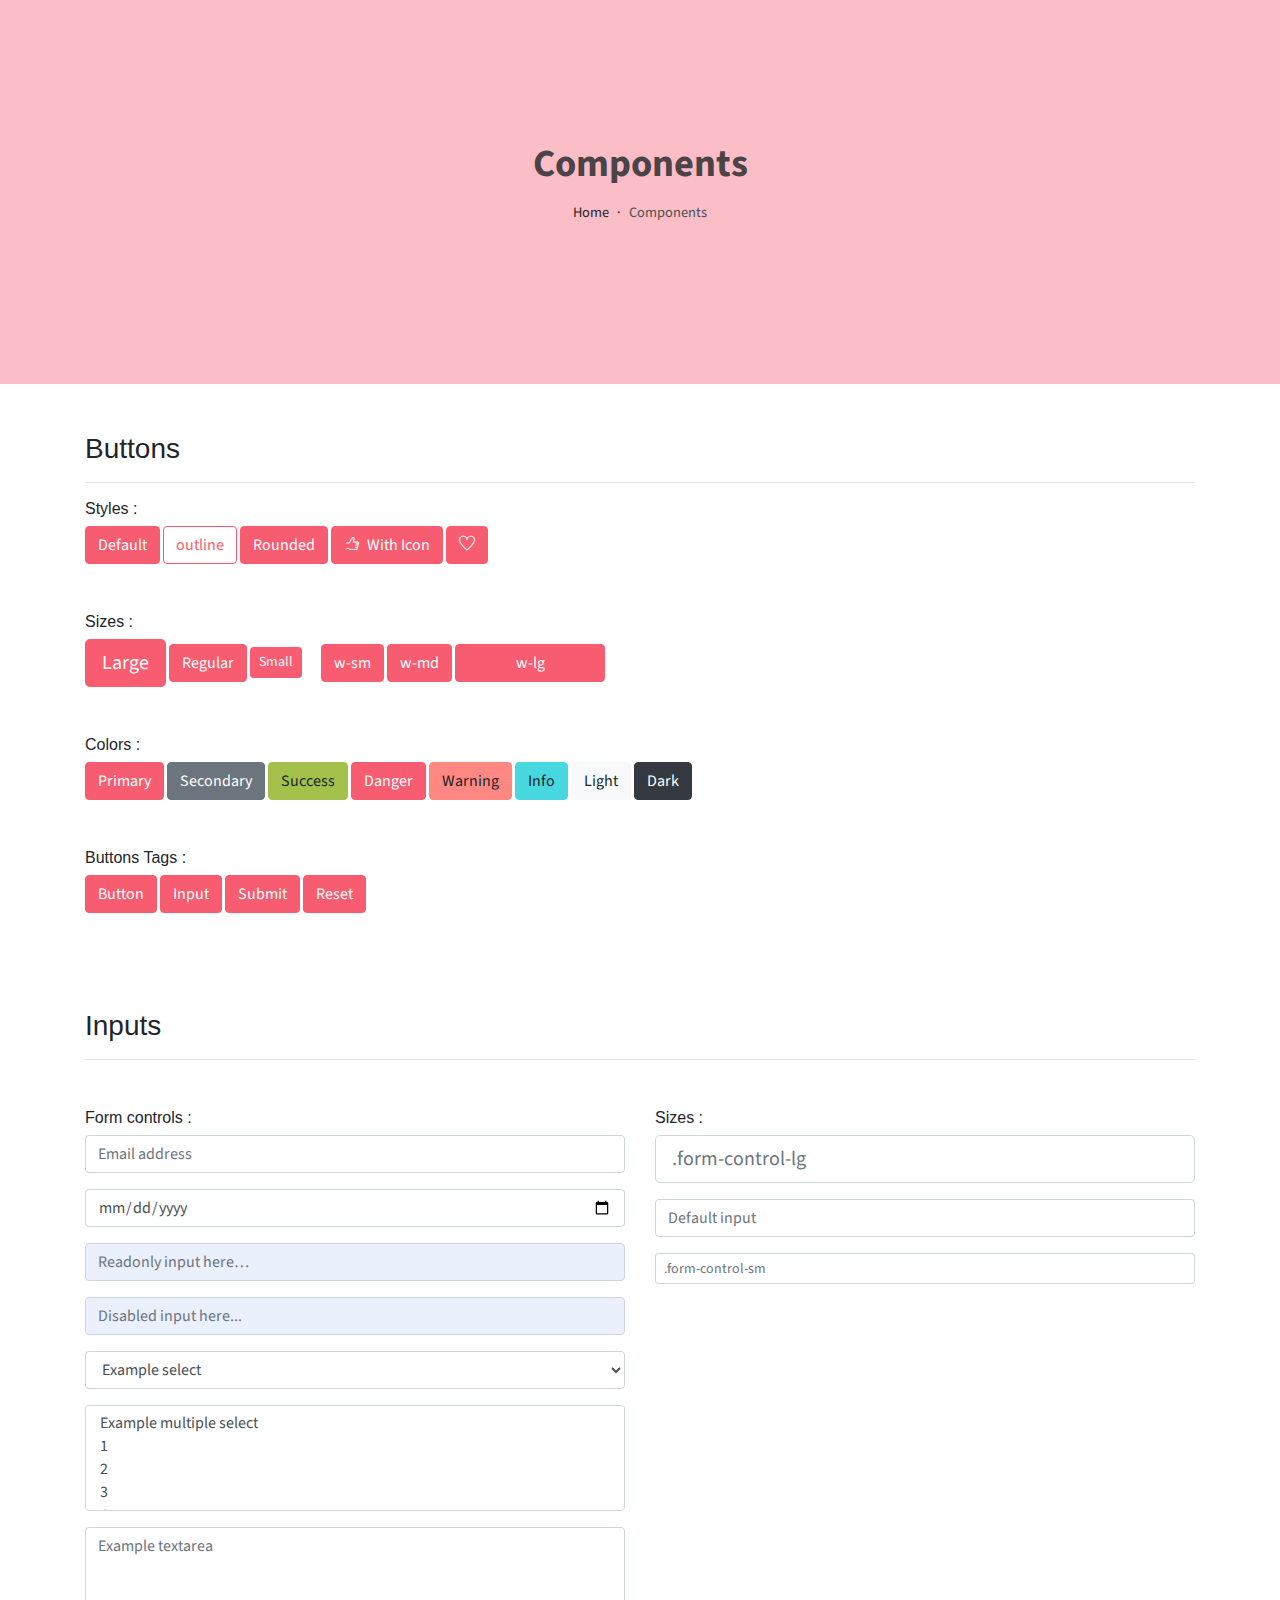
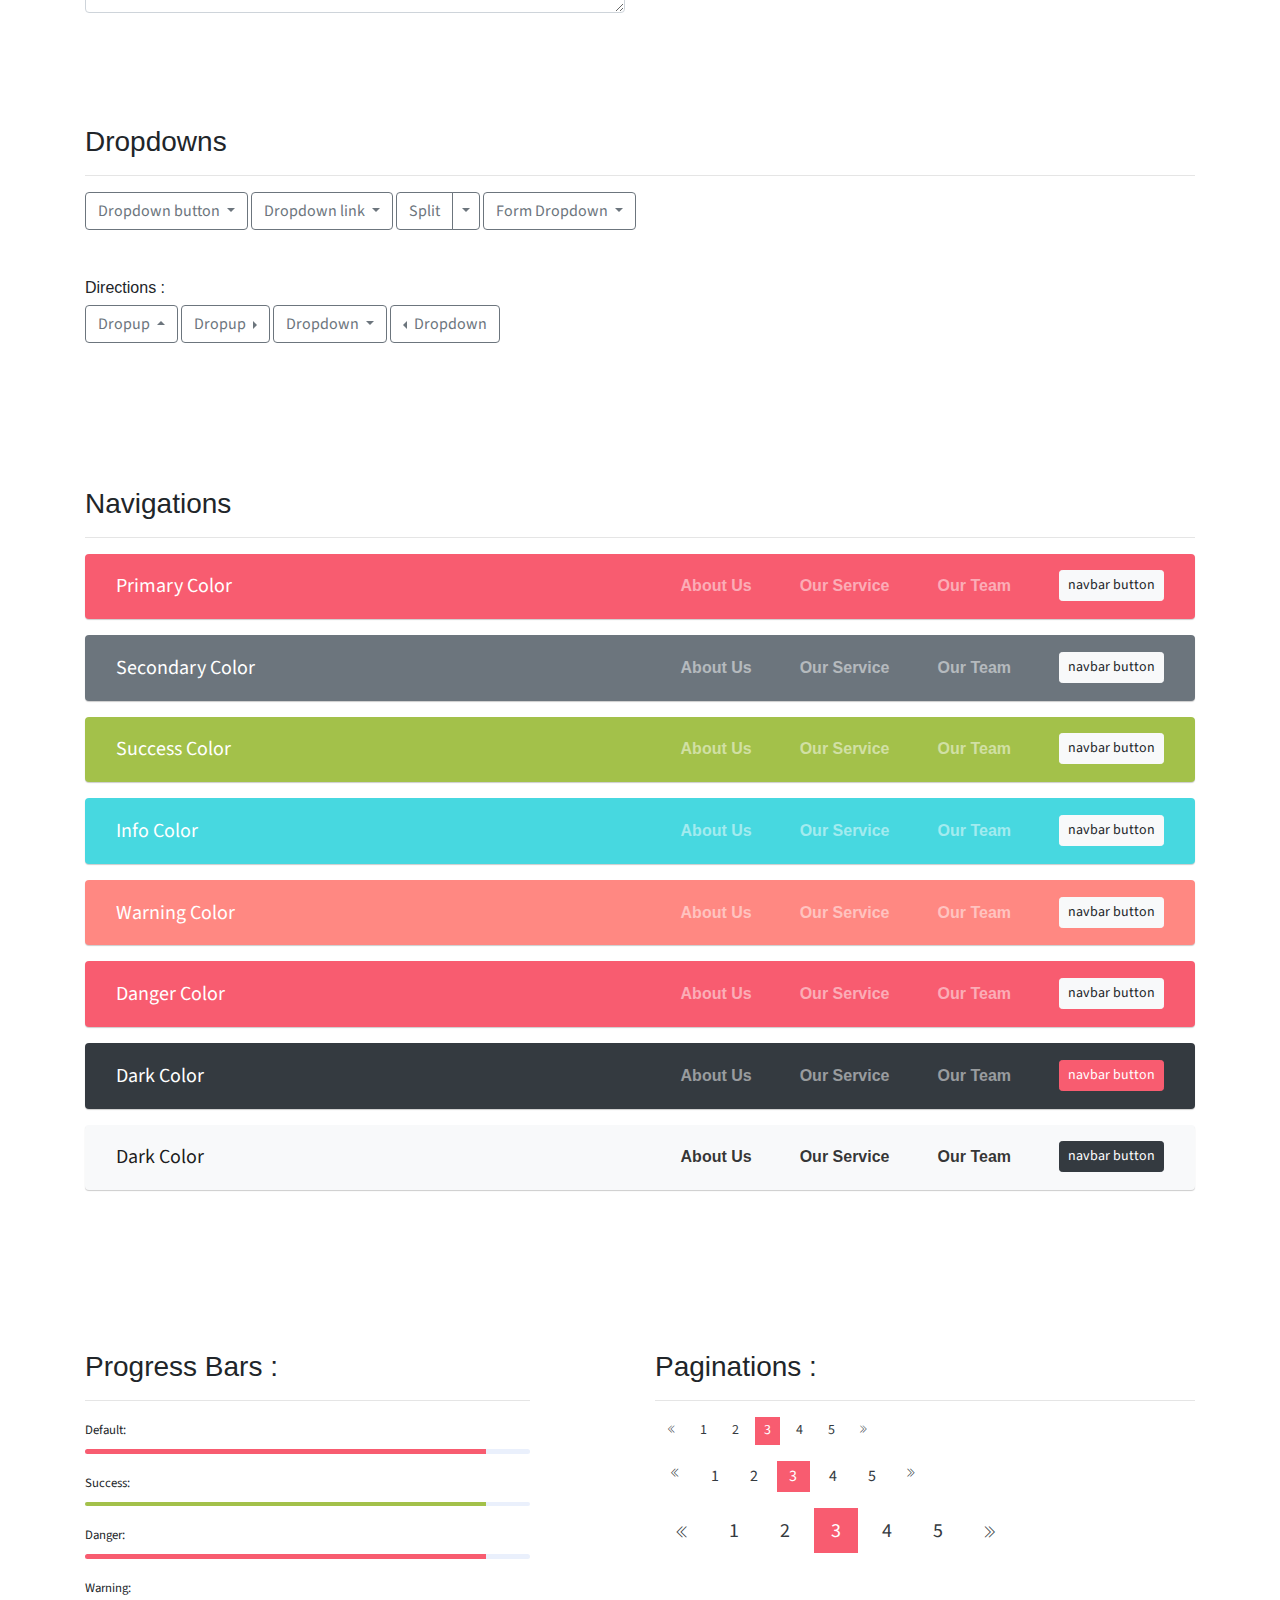
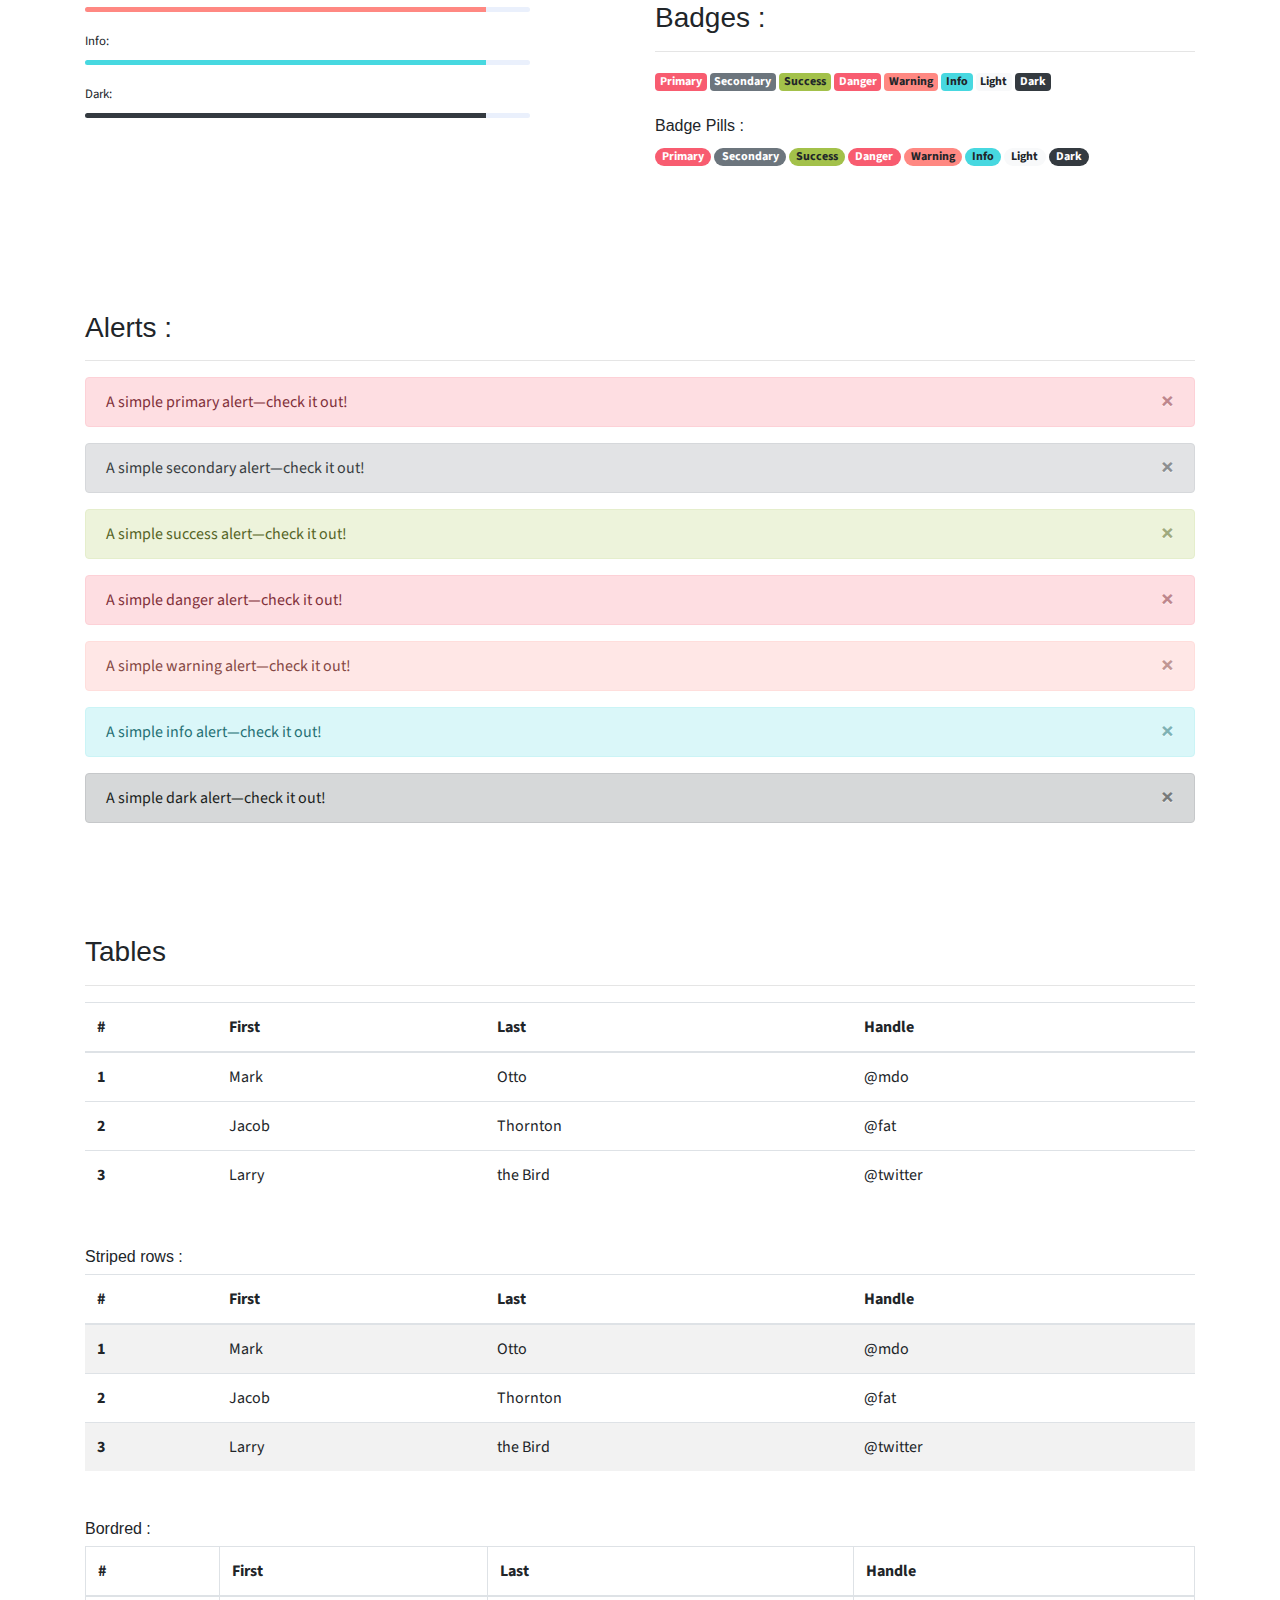
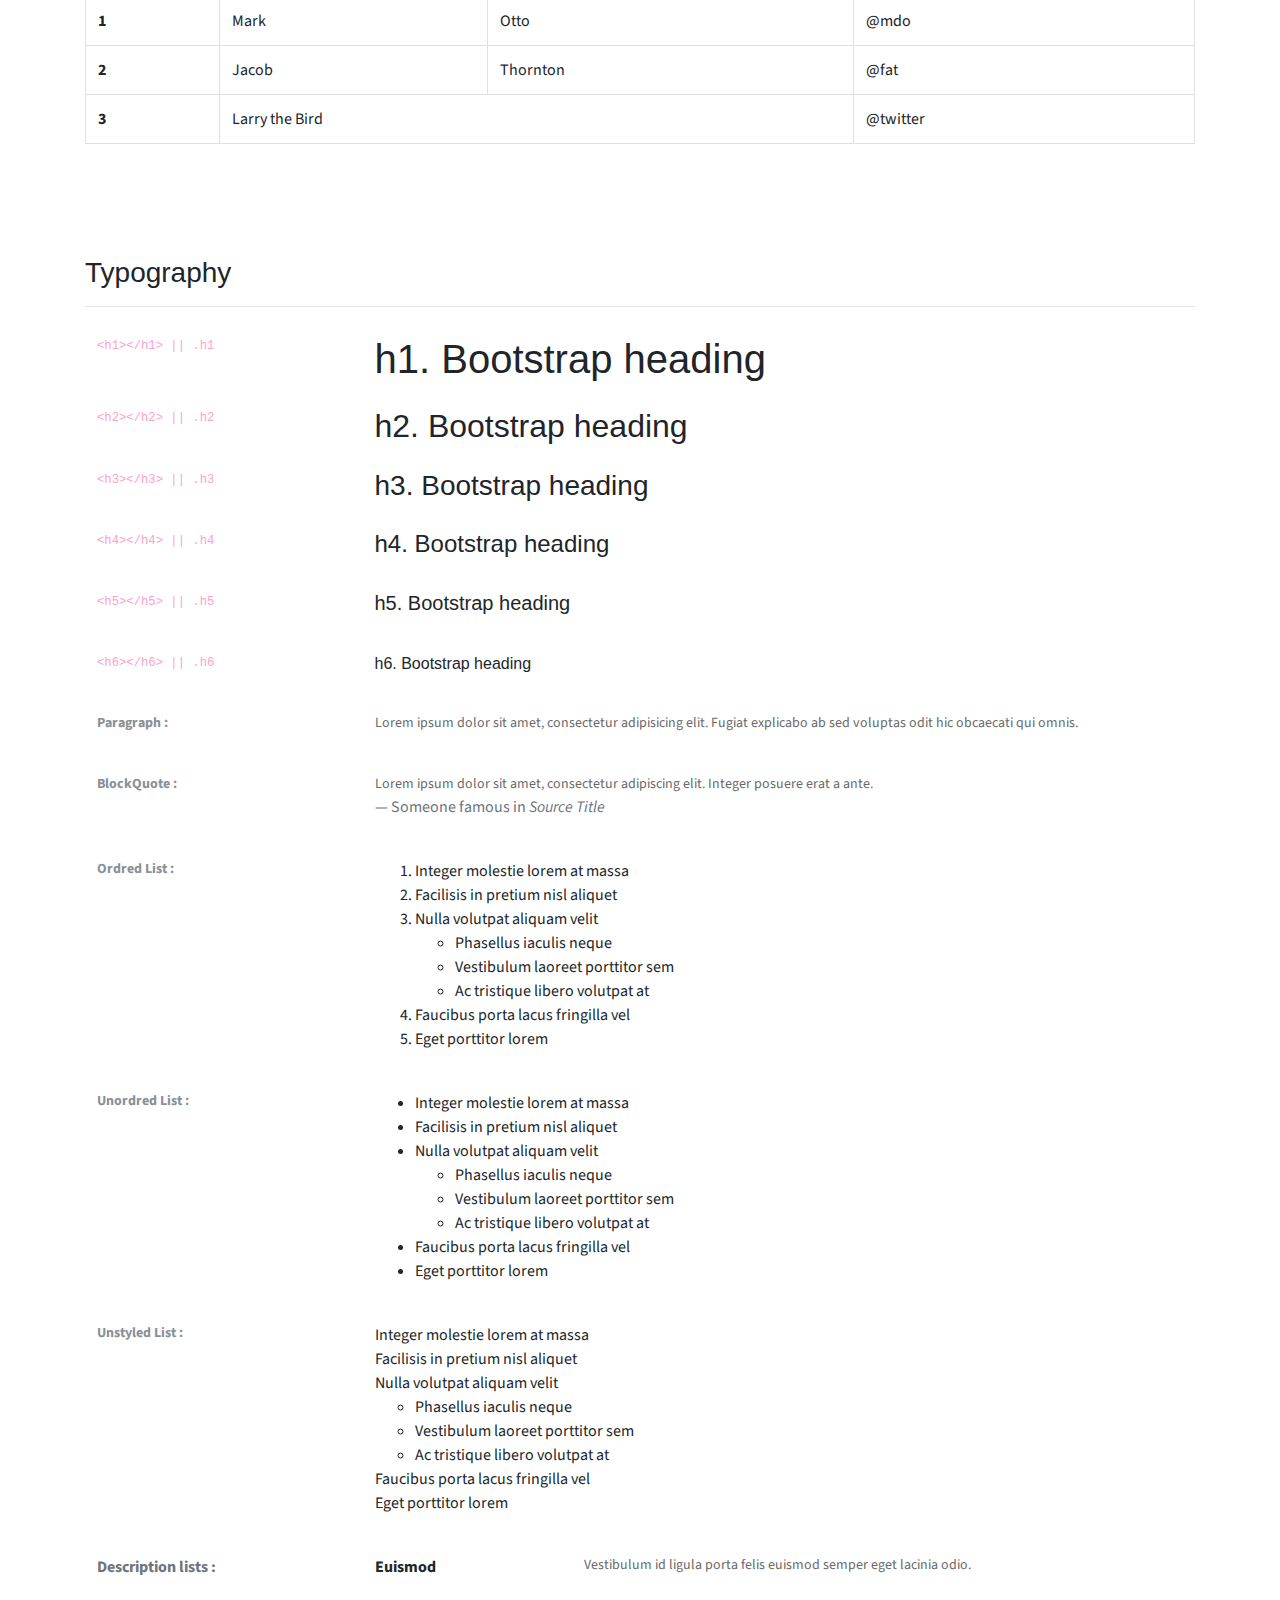
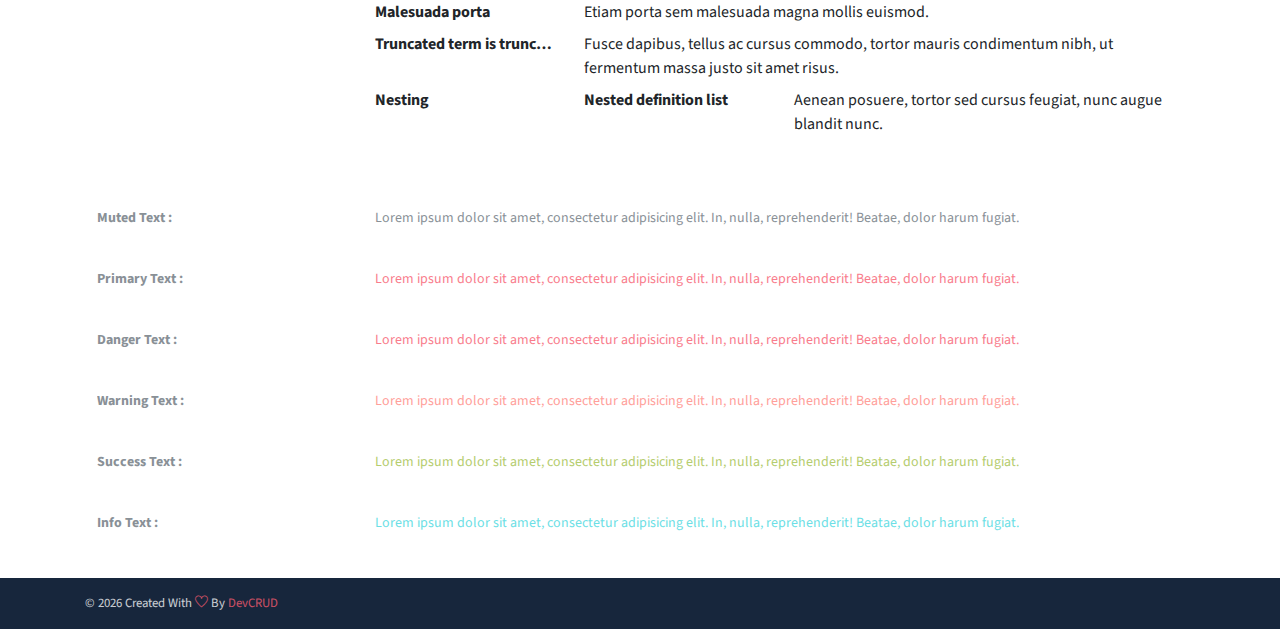
<file: components.html>
<!DOCTYPE html>
<html lang="en">
<head>
   <meta charset="utf-8">
   <meta name="viewport" content="width=device-width, initial-scale=1, shrink-to-fit=no">
   <meta name="description" content="Start your development with JohnDoe landing page.">
   <meta name="author" content="Devcrud">
   <title>JohnDoe Landing page | Components</title>
   <link rel="icon" href="assets/imgs/favicon.png" type="image/png">
   <!-- font icons -->
   <link rel="stylesheet" href="assets/vendors/themify-icons/css/themify-icons.css">
   <!-- Bootstrap + Steller  -->
   <link rel="stylesheet" href="assets/css/johndoe.css">
</head>
<body>

   <!-- Page Header -->
   <header class="header header-mini"> 
      <div class="header-title">Components</div> 
      <nav aria-label="breadcrumb">
         <ol class="breadcrumb">
            <li class="breadcrumb-item"><a href="/">Home</a></li>
            <li class="breadcrumb-item active" aria-current="page">Components</li>
         </ol>
      </nav>
   </header> <!-- End Of Page Header -->

   <!-- main content -->
   <div class="container">

      <!-- Buttons -->
      <h3 class="mt-5">Buttons</h3>
      <hr>
      <h6 class="section-secondary-title">Styles :</h6>
      <button class="btn btn-primary">Default</button>
      <button class="btn btn-outline-primary">outline</button>
      <button class="btn btn-primary rounded">Rounded</button>
      <button class="btn btn-primary rounded"><i class="ti-thumb-up pr-1"></i> With Icon</button>
      <button class="btn btn-primary circle"><i class="ti-heart"></i></button>

      <h6 class="section-secondary-title mt-5">Sizes :</h6>
      <button class="btn btn-primary btn-lg">Large</button>
      <button class="btn btn-primary ">Regular</button>
      <button class="btn btn-primary btn-sm">Small</button>
      <button class="btn btn-primary w-sm ml-3">w-sm</button>
      <button class="btn btn-primary w-md">w-md</button>
      <button class="btn btn-primary w-lg">w-lg</button>

      <h6 class="section-secondary-title mt-5">Colors :</h6>          
      <button type="button" class="btn btn-primary">Primary</button>
      <button type="button" class="btn btn-secondary">Secondary</button>
      <button type="button" class="btn btn-success">Success</button>
      <button type="button" class="btn btn-danger">Danger</button>
      <button type="button" class="btn btn-warning">Warning</button>
      <button type="button" class="btn btn-info">Info</button>
      <button type="button" class="btn btn-light">Light</button>
      <button type="button" class="btn btn-dark">Dark</button>

      <h6 class="section-secondary-title mt-5">Buttons Tags :</h6>
      <button class="btn btn-primary" type="submit">Button</button>
      <input class="btn btn-primary" type="button" value="Input">
      <input class="btn btn-primary" type="submit" value="Submit">
      <input class="btn btn-primary" type="reset" value="Reset">
      
      <!-- devider -->
      <div class="py-5"></div>

      <!-- Inputs -->
      <h3>Inputs</h3>
      <hr>
      <div class="row mt-5">
         <div class="col-md-6">
            <h6 class="section-secondary-title">Form controls :</h6>        
            <div class="form-group">
               <input type="email" class="form-control" id="exampleFormControlInput1" placeholder="Email address">
            </div>
            <div class="form-group">
               <input type="date" class="form-control" id="exampleFormControlInput1" placeholder="Date">
            </div>
            <div class="form-group">
               <input class="form-control" type="text" placeholder="Readonly input here…" readonly>
            </div>
            <div class="form-group">
               <input class="form-control" id="disabledInput" type="text" placeholder="Disabled input here..." disabled>
            </div>
            <div class="form-group">
               <select class="form-control" id="exampleFormControlSelect1">
                  <option>Example select</option>
                  <option>1</option>
                  <option>2</option>
                  <option>3</option>
                  <option>4</option>
                  <option>5</option>
               </select>
            </div>
            <div class="form-group">
               <select multiple class="form-control" id="exampleFormControlSelect2">
                  <option>Example multiple select</option>
                  <option>1</option>
                  <option>2</option>
                  <option>3</option>
                  <option>4</option>
                  <option>5</option>
               </select>
            </div>
            <div class="form-group">
               <textarea class="form-control" id="exampleFormControlTextarea1" rows="3" placeholder="Example textarea"></textarea>
            </div>
         </div>
         <div class="col-md-6">
            <h6 class="section-secondary-title">Sizes :</h6>    
            <div class="form-group">
               <input class="form-control form-control-lg" type="text" placeholder=".form-control-lg">             
            </div>
            <div class="form-group">
               <input class="form-control" type="text" placeholder="Default input">
            </div>
            <div class="form-group">
               <input class="form-control form-control-sm" type="text" placeholder=".form-control-sm"> 
            </div>
         </div>
      </div> <!-- end of inputs -->   

      <!-- devider -->
      <div class="py-5"></div>             

      <!-- Dropdowns -->
      <h3 class="components-section-title font-weight-normal">Dropdowns</h3>
      <hr>
      <div class="dropdown d-inline-block">
         <button class="btn btn-outline-secondary dropdown-toggle" type="button" id="dropdownMenuButton" data-toggle="dropdown" aria-haspopup="true" aria-expanded="false">
         Dropdown button
         </button>
         <div class="dropdown-menu" aria-labelledby="dropdownMenuButton">
         <a class="dropdown-item" href="#">Action</a>
         <a class="dropdown-item" href="#">Another action</a>
         <a class="dropdown-item" href="#">Something else here</a>
         </div>
      </div>
      <div class="dropdown d-inline-block">
         <a class="btn btn-outline-secondary dropdown-toggle" href="#" role="button" id="dropdownMenuLink" data-toggle="dropdown" aria-haspopup="true" aria-expanded="false">
            Dropdown link
         </a>
         <div class="dropdown-menu" aria-labelledby="dropdownMenuLink">
            <a class="dropdown-item" href="#">Action</a>
            <a class="dropdown-item" href="#">Another action</a>
            <a class="dropdown-item" href="#">Something else here</a>
         </div>
      </div>
      <div class="btn-group">
         <button type="button" class="btn btn-outline-secondary">Split</button>
         <button type="button" class="btn btn-outline-secondary dropdown-toggle dropdown-toggle-split" data-toggle="dropdown" aria-haspopup="true" aria-expanded="false">
         <span class="sr-only">Toggle Dropdown</span>
         </button>
         <div class="dropdown-menu">
            <a class="dropdown-item" href="#">Action</a>
            <a class="dropdown-item" href="#">Another action</a>
            <a class="dropdown-item" href="#">Something else here</a>
            <div class="dropdown-divider"></div>
            <a class="dropdown-item" href="#">Separated link</a>
         </div>
      </div>
      <div class="btn-group">
         <button class="btn btn-outline-secondary dropdown-toggle" type="button" id="dropdownMenuButton" data-toggle="dropdown" aria-haspopup="true" aria-expanded="false">
            Form Dropdown
         </button>
         <div class="dropdown-menu form">
            <form class="px-4 py-3">
               <div class="form-group">
                  <input type="email" class="form-control" id="exampleDropdownFormEmail1" placeholder="email@example.com">
               </div>
               <div class="form-group">
                  <input type="password" class="form-control" id="exampleDropdownFormPassword1" placeholder="Password">
               </div>
               <div class="form-check mb-3">
                  <input type="checkbox" class="form-check-input" id="dropdownCheck">
                  <label class="form-check-label" for="dropdownCheck">
                     Remember me
                  </label>
               </div>
               <button type="submit" class="btn btn-primary btn-block">Sign in</button>
            </form>
            <div class="dropdown-divider"></div>
            <a class="dropdown-item" href="#"><small>New around here? Sign up</small></a>
            <a class="dropdown-item" href="#"><small>Forgot password?</small></a>
         </div>
      </div>       
      <h6 class="section-secondary-title mt-5">Directions :</h6>  
      <div class="btn-group dropup">
         <button type="button" class="btn btn-outline-secondary dropdown-toggle" data-toggle="dropdown" aria-haspopup="true" aria-expanded="false">
            Dropup
         </button>
         <div class="dropdown-menu">
            <a class="dropdown-item" href="#">Action</a>
            <a class="dropdown-item" href="#">Another action</a>
            <a class="dropdown-item" href="#">Something else here</a>
            <div class="dropdown-divider"></div>
            <a class="dropdown-item" href="#">Separated link</a>
         </div>
      </div>
      <div class="btn-group dropright">
         <button type="button" class="btn btn-outline-secondary dropdown-toggle" data-toggle="dropdown" aria-haspopup="true" aria-expanded="false">
            Dropup
         </button>
         <div class="dropdown-menu">
            <a class="dropdown-item" href="#">Action</a>
            <a class="dropdown-item" href="#">Another action</a>
            <a class="dropdown-item" href="#">Something else here</a>
            <div class="dropdown-divider"></div>
            <a class="dropdown-item" href="#">Separated link</a>
         </div>
      </div>
      <div class="btn-group">
         <button type="button" class="btn btn-outline-secondary dropdown-toggle" data-toggle="dropdown" aria-haspopup="true" aria-expanded="false">
            Dropdown
         </button>
         <div class="dropdown-menu">
            <a class="dropdown-item" href="#">Action</a>
            <a class="dropdown-item" href="#">Another action</a>
            <a class="dropdown-item" href="#">Something else here</a>
            <div class="dropdown-divider"></div>
            <a class="dropdown-item" href="#">Separated link</a>
         </div>
      </div>
      <div class="btn-group dropleft">
         <button type="button" class="btn btn-outline-secondary dropdown-toggle" data-toggle="dropdown" aria-haspopup="true" aria-expanded="false">
            Dropdown
         </button>
         <div class="dropdown-menu">
            <a class="dropdown-item" href="#">Action</a>
            <a class="dropdown-item" href="#">Another action</a>
            <a class="dropdown-item" href="#">Something else here</a>
            <div class="dropdown-divider"></div>
            <a class="dropdown-item" href="#">Separated link</a>
         </div>
      </div> <!-- end of Dropdowns -->  

      <!-- devider -->
      <div class="py-5"></div>   

      <!-- navbars -->
      <h3 class="components-section-title font-weight-normal mt-5">Navigations</h3>
      <hr>
      <nav class="navbar navbar-expand-sm navbar-dark bg-primary rounded shadow mb-3">
         <div class="container">
            <a class="navbar-brand" href="#">Primary Color</a>
            <button class="navbar-toggler ml-auto" type="button" data-toggle="collapse" data-target="#navbarSupportedContent" aria-controls="navbarSupportedContent" aria-expanded="false" aria-label="Toggle navigation">
            <span class="navbar-toggler-icon"></span>
            </button>
            <div class="collapse navbar-collapse" id="navbarSupportedContent">
               <ul class="navbar-nav ml-auto"> 
                  <li class="nav-item">
                     <a class="nav-link" href="#about">About Us</a>
                  </li>
                  <li class="nav-item">
                     <a class="nav-link" href="#service">Our Service</a>
                  </li>
                  <li class="nav-item">
                     <a class="nav-link" href="#team">Our Team</a>
                  </li>
                  <li class="nav-item">
                     <a href="#book-table" class="ml-4 mt-1 btn btn-light btn-sm">navbar button</a>
                  </li>
               </ul>                       
            </div>
         </div>
      </nav>
      <nav class="navbar navbar-expand-sm navbar-dark bg-secondary rounded shadow mb-3">
         <div class="container">
            <a class="navbar-brand" href="#">Secondary Color</a>
            <button class="navbar-toggler ml-auto" type="button" data-toggle="collapse" data-target="#navbarSupportedContent" aria-controls="navbarSupportedContent" aria-expanded="false" aria-label="Toggle navigation">
            <span class="navbar-toggler-icon"></span>
            </button>
            <div class="collapse navbar-collapse" id="navbarSupportedContent">
               <ul class="navbar-nav ml-auto"> 
                  <li class="nav-item">
                     <a class="nav-link" href="#about">About Us</a>
                  </li>
                  <li class="nav-item">
                     <a class="nav-link" href="#service">Our Service</a>
                  </li>
                  <li class="nav-item">
                     <a class="nav-link" href="#team">Our Team</a>
                  </li>
                  <li class="nav-item">
                     <a href="#book-table" class="ml-4 mt-1 btn btn-light btn-sm">navbar button</a>
                  </li>
               </ul>                       
            </div>
         </div>
      </nav>
      <nav class="navbar navbar-expand-sm navbar-dark bg-success rounded shadow mb-3">
         <div class="container">
            <a class="navbar-brand" href="#">Success Color</a>
            <button class="navbar-toggler ml-auto" type="button" data-toggle="collapse" data-target="#navbarSupportedContent" aria-controls="navbarSupportedContent" aria-expanded="false" aria-label="Toggle navigation">
            <span class="navbar-toggler-icon"></span>
            </button>
            <div class="collapse navbar-collapse" id="navbarSupportedContent">
               <ul class="navbar-nav ml-auto"> 
                  <li class="nav-item">
                     <a class="nav-link" href="#about">About Us</a>
                  </li>
                  <li class="nav-item">
                     <a class="nav-link" href="#service">Our Service</a>
                  </li>
                  <li class="nav-item">
                     <a class="nav-link" href="#team">Our Team</a>
                  </li>
                  <li class="nav-item">
                     <a href="#book-table" class="ml-4 mt-1 btn btn-light btn-sm">navbar button</a>
                  </li>
               </ul>                       
            </div>
         </div>
      </nav>
      <nav class="navbar navbar-expand-sm navbar-dark bg-info rounded shadow mb-3">
         <div class="container">
            <a class="navbar-brand" href="#">Info Color</a>
            <button class="navbar-toggler ml-auto" type="button" data-toggle="collapse" data-target="#navbarSupportedContent" aria-controls="navbarSupportedContent" aria-expanded="false" aria-label="Toggle navigation">
            <span class="navbar-toggler-icon"></span>
            </button>
            <div class="collapse navbar-collapse" id="navbarSupportedContent">
               <ul class="navbar-nav ml-auto"> 
                  <li class="nav-item">
                     <a class="nav-link" href="#about">About Us</a>
                  </li>
                  <li class="nav-item">
                     <a class="nav-link" href="#service">Our Service</a>
                  </li>
                  <li class="nav-item">
                     <a class="nav-link" href="#team">Our Team</a>
                  </li>
                  <li class="nav-item">
                     <a href="#book-table" class="ml-4 mt-1 btn btn-light btn-sm">navbar button</a>
                  </li>
               </ul>                       
            </div>
         </div>
      </nav>
      <nav class="navbar navbar-expand-sm navbar-dark bg-warning rounded shadow mb-3">
         <div class="container">
            <a class="navbar-brand" href="#">Warning Color</a>
            <button class="navbar-toggler ml-auto" type="button" data-toggle="collapse" data-target="#navbarSupportedContent" aria-controls="navbarSupportedContent" aria-expanded="false" aria-label="Toggle navigation">
            <span class="navbar-toggler-icon"></span>
            </button>
            <div class="collapse navbar-collapse" id="navbarSupportedContent">
               <ul class="navbar-nav ml-auto"> 
                  <li class="nav-item">
                     <a class="nav-link" href="#about">About Us</a>
                  </li>
                  <li class="nav-item">
                     <a class="nav-link" href="#service">Our Service</a>
                  </li>
                  <li class="nav-item">
                     <a class="nav-link" href="#team">Our Team</a>
                  </li>
                  <li class="nav-item">
                     <a href="#book-table" class="ml-4 mt-1 btn btn-light btn-sm">navbar button</a>
                  </li>
               </ul>                       
            </div>
         </div>
      </nav>
      <nav class="navbar navbar-expand-sm navbar-dark bg-danger rounded shadow mb-3">
         <div class="container">
            <a class="navbar-brand" href="#">Danger Color</a>
            <button class="navbar-toggler ml-auto" type="button" data-toggle="collapse" data-target="#navbarSupportedContent" aria-controls="navbarSupportedContent" aria-expanded="false" aria-label="Toggle navigation">
            <span class="navbar-toggler-icon"></span>
            </button>
            <div class="collapse navbar-collapse" id="navbarSupportedContent">
               <ul class="navbar-nav ml-auto"> 
                  <li class="nav-item">
                     <a class="nav-link" href="#about">About Us</a>
                  </li>
                  <li class="nav-item">
                     <a class="nav-link" href="#service">Our Service</a>
                  </li>
                  <li class="nav-item">
                     <a class="nav-link" href="#team">Our Team</a>
                  </li>
                  <li class="nav-item">
                     <a href="#book-table" class="ml-4 mt-1 btn btn-light btn-sm">navbar button</a>
                  </li>
               </ul>                       
            </div>
         </div>
      </nav>
      <nav class="navbar navbar-expand-sm navbar-dark bg-dark rounded shadow mb-3">
         <div class="container">
            <a class="navbar-brand" href="#">Dark Color</a>
            <button class="navbar-toggler ml-auto" type="button" data-toggle="collapse" data-target="#navbarSupportedContent" aria-controls="navbarSupportedContent" aria-expanded="false" aria-label="Toggle navigation">
            <span class="navbar-toggler-icon"></span>
            </button>
            <div class="collapse navbar-collapse" id="navbarSupportedContent">
               <ul class="navbar-nav ml-auto"> 
                  <li class="nav-item">
                     <a class="nav-link" href="#about">About Us</a>
                  </li>
                  <li class="nav-item">
                     <a class="nav-link" href="#service">Our Service</a>
                  </li>
                  <li class="nav-item">
                     <a class="nav-link" href="#team">Our Team</a>
                  </li>
                  <li class="nav-item">
                     <a href="#book-table" class="ml-4 mt-1 btn btn-primary btn-sm">navbar button</a>
                  </li>
               </ul>                       
            </div>
         </div>
      </nav>
      <nav class="navbar navbar-expand-sm navbar-light bg-light rounded shadow mb-3">
         <div class="container">
            <a class="navbar-brand" href="#">Dark Color</a>
            <button class="navbar-toggler ml-auto" type="button" data-toggle="collapse" data-target="#navbarSupportedContent" aria-controls="navbarSupportedContent" aria-expanded="false" aria-label="Toggle navigation">
            <span class="navbar-toggler-icon"></span>
            </button>
            <div class="collapse navbar-collapse" id="navbarSupportedContent">
               <ul class="navbar-nav ml-auto"> 
                  <li class="nav-item">
                     <a class="nav-link" href="#about">About Us</a>
                  </li>
                  <li class="nav-item">
                     <a class="nav-link" href="#service">Our Service</a>
                  </li>
                  <li class="nav-item">
                     <a class="nav-link" href="#team">Our Team</a>
                  </li>
                  <li class="nav-item">
                     <a href="#book-table" class="ml-4 mt-1 btn btn-dark btn-sm">navbar button</a>
                  </li>
               </ul>                       
            </div>
         </div>
      </nav>
      <!-- End of navbars -->

      <!-- devider -->
      <div class="py-5"></div>   
      
      <!-- progress bars -->
      <div class="row justify-content-between">
         <div class="col-md-5">
            <h3 class="components-section-title font-weight-normal mt-5">Progress Bars :</h3>
            <hr>
            <small>Default: </small>
            <div class="progress mt-2 mb-3">
               <div class="progress-bar" role="progressbar" style="width: 90%" aria-valuenow="25" aria-valuemin="0" aria-valuemax="100"></div>
            </div>
            <small>Success:</small>
            <div class="progress mt-2 mb-3">
               <div class="progress-bar bg-success" role="progressbar" style="width: 90%" aria-valuenow="25" aria-valuemin="0" aria-valuemax="100"></div>
            </div>
            <small>Danger:</small>
            <div class="progress mt-2 mb-3">
               <div class="progress-bar bg-danger" role="progressbar" style="width: 90%" aria-valuenow="25" aria-valuemin="0" aria-valuemax="100"></div>
            </div>
            <small>Warning:</small>
            <div class="progress mt-2 mb-3">
               <div class="progress-bar bg-warning" role="progressbar" style="width: 90%" aria-valuenow="25" aria-valuemin="0" aria-valuemax="100"></div>
            </div>
            <small>Info:</small>
            <div class="progress mt-2 mb-3">
               <div class="progress-bar bg-info" role="progressbar" style="width: 90%" aria-valuenow="25" aria-valuemin="0" aria-valuemax="100"></div>
            </div>
            <small>Dark:</small>
            <div class="progress mt-2 mb-3">
               <div class="progress-bar bg-dark" role="progressbar" style="width: 90%" aria-valuenow="25" aria-valuemin="0" aria-valuemax="100"></div>
            </div>
         </div>
         <div class="col-md-6">
            <h3 class="components-section-title font-weight-normal mt-5">Paginations :</h3>
            <hr>
            <nav aria-label="Page navigation example">
               <ul class="pagination pagination-sm">
                  <li class="page-item"><a class="page-link" href="#"><i class="ti-angle-double-left"></i></a></li>
                  <li class="page-item"><a class="page-link" href="#">1</a></li>
                  <li class="page-item"><a class="page-link" href="#">2</a></li>
                  <li class="page-item active"><a class="page-link" href="#">3</a></li>
                  <li class="page-item"><a class="page-link" href="#">4</a></li>
                  <li class="page-item"><a class="page-link" href="#">5</a></li>
                  <li class="page-item"><a class="page-link" href="#"><i class="ti-angle-double-right"></i></a></li>
               </ul>
            </nav>
            <nav aria-label="Page navigation example">
               <ul class="pagination">
               <li class="page-item"><a class="page-link" href="#"><i class="ti-angle-double-left"></i></a></li>
                  <li class="page-item"><a class="page-link" href="#">1</a></li>
                  <li class="page-item"><a class="page-link" href="#">2</a></li>
                  <li class="page-item active"><a class="page-link" href="#">3</a></li>
                  <li class="page-item"><a class="page-link" href="#">4</a></li>
                  <li class="page-item"><a class="page-link" href="#">5</a></li>
                  <li class="page-item"><a class="page-link" href="#"><i class="ti-angle-double-right"></i></a></li>
               </ul>
            </nav>
            <nav aria-label="Page navigation example">
               <ul class="pagination pagination-lg">
                  <li class="page-item"><a class="page-link" href="#"><i class="ti-angle-double-left"></i></a></li>
                  <li class="page-item"><a class="page-link" href="#">1</a></li>
                  <li class="page-item"><a class="page-link" href="#">2</a></li>
                  <li class="page-item active"><a class="page-link" href="#">3</a></li>
                  <li class="page-item"><a class="page-link" href="#">4</a></li>
                  <li class="page-item"><a class="page-link" href="#">5</a></li>
                  <li class="page-item"><a class="page-link" href="#"><i class="ti-angle-double-right"></i></a></li>
               </ul>
            </nav>

            <!-- Badges -->
            <h3 class="components-section-title font-weight-normal mt-5">Badges :</h3>
            <hr>
            <span class="badge badge-primary">Primary</span>
            <span class="badge badge-secondary">Secondary</span>
            <span class="badge badge-success">Success</span>
            <span class="badge badge-danger">Danger</span>
            <span class="badge badge-warning">Warning</span>
            <span class="badge badge-info">Info</span>
            <span class="badge badge-light">Light</span>
            <span class="badge badge-dark">Dark</span>
            <h6 class="section-secondary-title mt-4 mb-2">Badge Pills :</h6>
            <span class="badge badge-pill badge-primary">Primary</span>
            <span class="badge badge-pill badge-secondary">Secondary</span>
            <span class="badge badge-pill badge-success">Success</span>
            <span class="badge badge-pill badge-danger">Danger</span>
            <span class="badge badge-pill badge-warning">Warning</span>
            <span class="badge badge-pill badge-info">Info</span>
            <span class="badge badge-pill badge-light">Light</span>
            <span class="badge badge-pill badge-dark">Dark</span>
         </div>
      </div> <!-- End of Progress bars -->

      <!-- devider -->
      <div class="py-5"></div>  

      <!-- Alerts -->
      <h3 class="components-section-title font-weight-normal mt-5">Alerts :</h3>
      <hr>
      <div class="alert alert-primary alert-dismissible fade show" role="alert">
         A simple primary alert—check it out!
         <button type="button" class="close" data-dismiss="alert" aria-label="Close">
            <span aria-hidden="true">&times;</span>
         </button>
      </div>
      <div class="alert alert-secondary alert-dismissible fade show" role="alert">
         A simple secondary alert—check it out!
         <button type="button" class="close" data-dismiss="alert" aria-label="Close">
            <span aria-hidden="true">&times;</span>
         </button>
      </div>
      <div class="alert alert-success alert-dismissible fade show" role="alert">
         A simple success alert—check it out!
         <button type="button" class="close" data-dismiss="alert" aria-label="Close">
            <span aria-hidden="true">&times;</span>
         </button>
      </div>
      <div class="alert alert-danger alert-dismissible fade show" role="alert">
         A simple danger alert—check it out!
         <button type="button" class="close" data-dismiss="alert" aria-label="Close">
            <span aria-hidden="true">&times;</span>
         </button>
      </div>
      <div class="alert alert-warning alert-dismissible fade show" role="alert">
         A simple warning alert—check it out!
         <button type="button" class="close" data-dismiss="alert" aria-label="Close">
            <span aria-hidden="true">&times;</span>
         </button>
      </div>
      <div class="alert alert-info alert-dismissible fade show" role="alert">
         A simple info alert—check it out!
         <button type="button" class="close" data-dismiss="alert" aria-label="Close">
            <span aria-hidden="true">&times;</span>
         </button>
      </div>
      <div class="alert alert-dark alert-dismissible fade show" role="alert">
         A simple dark alert—check it out!
         <button type="button" class="close" data-dismiss="alert" aria-label="Close">
            <span aria-hidden="true">&times;</span>
         </button>
      </div>
      <!-- end of alerts -->

      <!-- devider -->
      <div class="py-5"></div> 
   
      <!-- tables -->
      <h3 class="components-section-title">Tables</h3>
      <hr>
      <table class="table">
         <thead>
            <tr>
               <th scope="col">#</th>
               <th scope="col">First</th>
               <th scope="col">Last</th>
               <th scope="col">Handle</th>
            </tr>
         </thead>
         <tbody>
            <tr>
               <th scope="row">1</th>
               <td>Mark</td>
               <td>Otto</td>
               <td>@mdo</td>
            </tr>
            <tr>
               <th scope="row">2</th>
               <td>Jacob</td>
               <td>Thornton</td>
               <td>@fat</td>
            </tr>
            <tr>
               <th scope="row">3</th>
               <td>Larry</td>
               <td>the Bird</td>
               <td>@twitter</td>
            </tr>
         </tbody>
      </table>

      <h6 class="section-secondary-title mt-5">Striped rows :</h6>
      <table class="table table-striped">
         <thead>
            <tr>
               <th scope="col">#</th>
               <th scope="col">First</th>
               <th scope="col">Last</th>
               <th scope="col">Handle</th>
            </tr>
         </thead>
         <tbody>
            <tr>
               <th scope="row">1</th>
               <td>Mark</td>
               <td>Otto</td>
               <td>@mdo</td>
            </tr>
            <tr>
               <th scope="row">2</th>
               <td>Jacob</td>
               <td>Thornton</td>
               <td>@fat</td>
            </tr>
            <tr>
               <th scope="row">3</th>
               <td>Larry</td>
               <td>the Bird</td>
               <td>@twitter</td>
            </tr>
         </tbody>
      </table>

      <h6 class="section-secondary-title mt-5">Bordred :</h6>
      <table class="table table-bordered">
         <thead>
            <tr>
               <th scope="col">#</th>
               <th scope="col">First</th>
               <th scope="col">Last</th>
               <th scope="col">Handle</th>
            </tr>
         </thead>
         <tbody>
            <tr>
               <th scope="row">1</th>
               <td>Mark</td>
               <td>Otto</td>
               <td>@mdo</td>
            </tr>
            <tr>
               <th scope="row">2</th>
               <td>Jacob</td>
               <td>Thornton</td>
               <td>@fat</td>
            </tr>
            <tr>
               <th scope="row">3</th>
               <td colspan="2">Larry the Bird</td>
               <td>@twitter</td>
            </tr>
         </tbody>
      </table>
      <!-- end of tables -->

      <!-- devider -->
      <div class="py-5"></div> 

      <!-- typography -->
      <h3 class="components-section-title">Typography</h3>
      <hr>
     
      <table class="table table-borderless v-align-center">
         <tbody>
            <tr>
               <td>
                  <p><code class="highlighter-rouge">&lt;h1&gt;&lt;/h1&gt; || .h1</code></p>
               </td>
               <td class="w-75"><span class="h1">h1. Bootstrap heading</span></td>
            </tr>
            <tr>
               <td>
                  <p><code class="highlighter-rouge">&lt;h2&gt;&lt;/h2&gt; || .h2</code></p>
               </td>
               <td><span class="h2">h2. Bootstrap heading</span></td>
            </tr>
            <tr>
               <td>
                  <p><code class="highlighter-rouge">&lt;h3&gt;&lt;/h3&gt; || .h3</code></p>
               </td>
               <td><span class="h3">h3. Bootstrap heading</span></td>
            </tr>
            <tr>
               <td>
                  <p><code class="highlighter-rouge">&lt;h4&gt;&lt;/h4&gt; || .h4</code></p>
               </td>
               <td><span class="h4">h4. Bootstrap heading</span></td>
            </tr>
            <tr>
               <td>
                  <p><code class="highlighter-rouge">&lt;h5&gt;&lt;/h5&gt; || .h5</code></p>
               </td>
               <td><span class="h5">h5. Bootstrap heading</span></td>
            </tr>
            <tr>
               <td>
                  <p><code class="highlighter-rouge">&lt;h6&gt;&lt;/h6&gt; || .h6</code></p>
               </td>
               <td><span class="h6">h6. Bootstrap heading</span></td>
            </tr>
            <tr>
               <td>
                  <p class="font-weight-bold text-muted">Paragraph :</p>
               </td>
               <td><p>Lorem ipsum dolor sit amet, consectetur adipisicing elit. Fugiat explicabo ab sed voluptas odit hic obcaecati qui omnis.</p></td>
            </tr>
            <tr>
               <td>
                  <p class="font-weight-bold text-muted">BlockQuote :</p>
               </td>
               <td>
                  <blockquote class="blockquote">
                     <p class="mb-0">Lorem ipsum dolor sit amet, consectetur adipiscing elit. Integer posuere erat a ante.</p>
                     <footer class="blockquote-footer">Someone famous in <cite title="Source Title">Source Title</cite></footer>
                  </blockquote>
               </td>
            </tr>

            
            <tr>
               <td><p class="font-weight-bold text-muted">Ordred List :</p></td>
               <td>
                  <ol>
                     <li>Integer molestie lorem at massa</li>
                     <li>Facilisis in pretium nisl aliquet</li>
                     <li>Nulla volutpat aliquam velit
                        <ul>
                           <li>Phasellus iaculis neque</li>
                           <li>Vestibulum laoreet porttitor sem</li>
                           <li>Ac tristique libero volutpat at</li>
                        </ul>
                     </li>
                     <li>Faucibus porta lacus fringilla vel</li>
                     <li>Eget porttitor lorem</li>
                  </ol>
               </td>
            </tr>
            <tr>
               <td><p class="font-weight-bold text-muted">Unordred List :</p></td>
               <td>
                  <ul >
                     <li>Integer molestie lorem at massa</li>
                     <li>Facilisis in pretium nisl aliquet</li>
                     <li>Nulla volutpat aliquam velit
                        <ul>
                           <li>Phasellus iaculis neque</li>
                           <li>Vestibulum laoreet porttitor sem</li>
                           <li>Ac tristique libero volutpat at</li>
                        </ul>
                     </li>
                     <li>Faucibus porta lacus fringilla vel</li>
                     <li>Eget porttitor lorem</li>
                  </ul>
               </td>
            </tr>
            <tr>
               <td><p class="font-weight-bold text-muted">Unstyled List :</p></td>
               <td>
                  <ul class="list-unstyled">
                     <li>Integer molestie lorem at massa</li>
                     <li>Facilisis in pretium nisl aliquet</li>
                     <li>Nulla volutpat aliquam velit
                        <ul>
                           <li>Phasellus iaculis neque</li>
                           <li>Vestibulum laoreet porttitor sem</li>
                           <li>Ac tristique libero volutpat at</li>
                        </ul>
                     </li>
                     <li>Faucibus porta lacus fringilla vel</li>
                     <li>Eget porttitor lorem</li>
                  </ul>
               </td>
            </tr>
            <tr>
               <td class="font-weight-bold text-muted">Description lists : </td>
               <td>
                  <dl class="row">
                     <dt class="col-sm-3">Euismod</dt>
                     <dd class="col-sm-9">
                        <p>Vestibulum id ligula porta felis euismod semper eget lacinia odio.</p>
                     </dd>

                     <dt class="col-sm-3">Malesuada porta</dt>
                     <dd class="col-sm-9">Etiam porta sem malesuada magna mollis euismod.</dd>

                     <dt class="col-sm-3 text-truncate">Truncated term is truncated</dt>
                     <dd class="col-sm-9">Fusce dapibus, tellus ac cursus commodo, tortor mauris condimentum nibh, ut fermentum massa justo sit amet risus.</dd>

                     <dt class="col-sm-3">Nesting</dt>
                     <dd class="col-sm-9">
                        <dl class="row">
                           <dt class="col-sm-4">Nested definition list</dt>
                           <dd class="col-sm-8">Aenean posuere, tortor sed cursus feugiat, nunc augue blandit nunc.</dd>
                        </dl>
                     </dd>
                  </dl>
               </td>
            </tr>
            <tr>
               <td>
                  <p class="font-weight-bold text-muted">Muted Text :</p>
               </td>
               <td>
                  <p class="text-muted">Lorem ipsum dolor sit amet, consectetur adipisicing elit. In, nulla, reprehenderit! Beatae, dolor harum fugiat.</p>
               </td>
            </tr>
            <tr>
               <td>
                  <p class="font-weight-bold text-muted">Primary Text :</p>
               </td>
               <td>
                  <p class="text-primary">Lorem ipsum dolor sit amet, consectetur adipisicing elit. In, nulla, reprehenderit! Beatae, dolor harum fugiat.</p>
               </td>
            </tr>
            <tr>
               <td>
                  <p class="font-weight-bold text-muted">Danger Text :</p>
               </td>
               <td>
                  <p class="text-danger">Lorem ipsum dolor sit amet, consectetur adipisicing elit. In, nulla, reprehenderit! Beatae, dolor harum fugiat.</p>
               </td>
            </tr>
            <tr>
               <td>
                  <p class="font-weight-bold text-muted">Warning Text :</p>
               </td>
               <td>
                  <p class="text-warning">Lorem ipsum dolor sit amet, consectetur adipisicing elit. In, nulla, reprehenderit! Beatae, dolor harum fugiat.</p>
               </td>
            </tr>
            <tr>
               <td>
                  <p class="font-weight-bold text-muted">Success Text :</p>
               </td>
               <td>
                  <p class="text-success">Lorem ipsum dolor sit amet, consectetur adipisicing elit. In, nulla, reprehenderit! Beatae, dolor harum fugiat.</p>
               </td>
            </tr>
            <tr>
               <td>
                  <p class="font-weight-bold text-muted">Info Text :</p>
               </td>
               <td>
                  <p class="text-info">Lorem ipsum dolor sit amet, consectetur adipisicing elit. In, nulla, reprehenderit! Beatae, dolor harum fugiat.</p>
               </td>
            </tr>
         </tbody>
      </table>
   </div>
   <!-- end of typography -->

   <!-- Page Footer -->
   <footer class="footer py-3">
        <div class="container">
            <p class="small mb-0 text-light">
                &copy; <script>document.write(new Date().getFullYear())</script> Created With <i class="ti-heart text-danger"></i> By <a href="http://devcrud.com" target="_blank"><span class="text-danger" title="Bootstrap 4 Themes and Dashboards">DevCRUD</span></a> 
            </p>
        </div>
    </footer>
   <!-- End of Page Footer -->  
   
   <!-- core  -->
   <script src="assets/vendors/jquery/jquery-3.4.1.js"></script>
   <script src="assets/vendors/bootstrap/bootstrap.bundle.js"></script>

</body>
</html>
</file>
<file: assets/vendors/themify-icons/css/themify-icons.css>
@font-face {
	font-family: 'themify';
	src:url("../fonts/themify.eot?-fvbane");
	src:url("../fonts/themify.eot?#iefix-fvbane") format("embedded-opentype"),
		url("../fonts/themify.woff?-fvbane") format("woff"),
		url("../fonts/themify.ttf?-fvbane") format("truetype"),
		url("../fonts/themify.svg?-fvbane#themify") format("svg");
	font-weight: normal;
	font-style: normal;
}

[class^="ti-"], [class*=" ti-"] {
	font-family: 'themify';
	speak: none;
	font-style: normal;
	font-weight: normal;
	font-variant: normal;
	text-transform: none;
	line-height: 1;

	/* Better Font Rendering =========== */
	-webkit-font-smoothing: antialiased;
	-moz-osx-font-smoothing: grayscale;
}

.ti-wand:before {
	content: "\e600";
}
.ti-volume:before {
	content: "\e601";
}
.ti-user:before {
	content: "\e602";
}
.ti-unlock:before {
	content: "\e603";
}
.ti-unlink:before {
	content: "\e604";
}
.ti-trash:before {
	content: "\e605";
}
.ti-thought:before {
	content: "\e606";
}
.ti-target:before {
	content: "\e607";
}
.ti-tag:before {
	content: "\e608";
}
.ti-tablet:before {
	content: "\e609";
}
.ti-star:before {
	content: "\e60a";
}
.ti-spray:before {
	content: "\e60b";
}
.ti-signal:before {
	content: "\e60c";
}
.ti-shopping-cart:before {
	content: "\e60d";
}
.ti-shopping-cart-full:before {
	content: "\e60e";
}
.ti-settings:before {
	content: "\e60f";
}
.ti-search:before {
	content: "\e610";
}
.ti-zoom-in:before {
	content: "\e611";
}
.ti-zoom-out:before {
	content: "\e612";
}
.ti-cut:before {
	content: "\e613";
}
.ti-ruler:before {
	content: "\e614";
}
.ti-ruler-pencil:before {
	content: "\e615";
}
.ti-ruler-alt:before {
	content: "\e616";
}
.ti-bookmark:before {
	content: "\e617";
}
.ti-bookmark-alt:before {
	content: "\e618";
}
.ti-reload:before {
	content: "\e619";
}
.ti-plus:before {
	content: "\e61a";
}
.ti-pin:before {
	content: "\e61b";
}
.ti-pencil:before {
	content: "\e61c";
}
.ti-pencil-alt:before {
	content: "\e61d";
}
.ti-paint-roller:before {
	content: "\e61e";
}
.ti-paint-bucket:before {
	content: "\e61f";
}
.ti-na:before {
	content: "\e620";
}
.ti-mobile:before {
	content: "\e621";
}
.ti-minus:before {
	content: "\e622";
}
.ti-medall:before {
	content: "\e623";
}
.ti-medall-alt:before {
	content: "\e624";
}
.ti-marker:before {
	content: "\e625";
}
.ti-marker-alt:before {
	content: "\e626";
}
.ti-arrow-up:before {
	content: "\e627";
}
.ti-arrow-right:before {
	content: "\e628";
}
.ti-arrow-left:before {
	content: "\e629";
}
.ti-arrow-down:before {
	content: "\e62a";
}
.ti-lock:before {
	content: "\e62b";
}
.ti-location-arrow:before {
	content: "\e62c";
}
.ti-link:before {
	content: "\e62d";
}
.ti-layout:before {
	content: "\e62e";
}
.ti-layers:before {
	content: "\e62f";
}
.ti-layers-alt:before {
	content: "\e630";
}
.ti-key:before {
	content: "\e631";
}
.ti-import:before {
	content: "\e632";
}
.ti-image:before {
	content: "\e633";
}
.ti-heart:before {
	content: "\e634";
}
.ti-heart-broken:before {
	content: "\e635";
}
.ti-hand-stop:before {
	content: "\e636";
}
.ti-hand-open:before {
	content: "\e637";
}
.ti-hand-drag:before {
	content: "\e638";
}
.ti-folder:before {
	content: "\e639";
}
.ti-flag:before {
	content: "\e63a";
}
.ti-flag-alt:before {
	content: "\e63b";
}
.ti-flag-alt-2:before {
	content: "\e63c";
}
.ti-eye:before {
	content: "\e63d";
}
.ti-export:before {
	content: "\e63e";
}
.ti-exchange-vertical:before {
	content: "\e63f";
}
.ti-desktop:before {
	content: "\e640";
}
.ti-cup:before {
	content: "\e641";
}
.ti-crown:before {
	content: "\e642";
}
.ti-comments:before {
	content: "\e643";
}
.ti-comment:before {
	content: "\e644";
}
.ti-comment-alt:before {
	content: "\e645";
}
.ti-close:before {
	content: "\e646";
}
.ti-clip:before {
	content: "\e647";
}
.ti-angle-up:before {
	content: "\e648";
}
.ti-angle-right:before {
	content: "\e649";
}
.ti-angle-left:before {
	content: "\e64a";
}
.ti-angle-down:before {
	content: "\e64b";
}
.ti-check:before {
	content: "\e64c";
}
.ti-check-box:before {
	content: "\e64d";
}
.ti-camera:before {
	content: "\e64e";
}
.ti-announcement:before {
	content: "\e64f";
}
.ti-brush:before {
	content: "\e650";
}
.ti-briefcase:before {
	content: "\e651";
}
.ti-bolt:before {
	content: "\e652";
}
.ti-bolt-alt:before {
	content: "\e653";
}
.ti-blackboard:before {
	content: "\e654";
}
.ti-bag:before {
	content: "\e655";
}
.ti-move:before {
	content: "\e656";
}
.ti-arrows-vertical:before {
	content: "\e657";
}
.ti-arrows-horizontal:before {
	content: "\e658";
}
.ti-fullscreen:before {
	content: "\e659";
}
.ti-arrow-top-right:before {
	content: "\e65a";
}
.ti-arrow-top-left:before {
	content: "\e65b";
}
.ti-arrow-circle-up:before {
	content: "\e65c";
}
.ti-arrow-circle-right:before {
	content: "\e65d";
}
.ti-arrow-circle-left:before {
	content: "\e65e";
}
.ti-arrow-circle-down:before {
	content: "\e65f";
}
.ti-angle-double-up:before {
	content: "\e660";
}
.ti-angle-double-right:before {
	content: "\e661";
}
.ti-angle-double-left:before {
	content: "\e662";
}
.ti-angle-double-down:before {
	content: "\e663";
}
.ti-zip:before {
	content: "\e664";
}
.ti-world:before {
	content: "\e665";
}
.ti-wheelchair:before {
	content: "\e666";
}
.ti-view-list:before {
	content: "\e667";
}
.ti-view-list-alt:before {
	content: "\e668";
}
.ti-view-grid:before {
	content: "\e669";
}
.ti-uppercase:before {
	content: "\e66a";
}
.ti-upload:before {
	content: "\e66b";
}
.ti-underline:before {
	content: "\e66c";
}
.ti-truck:before {
	content: "\e66d";
}
.ti-timer:before {
	content: "\e66e";
}
.ti-ticket:before {
	content: "\e66f";
}
.ti-thumb-up:before {
	content: "\e670";
}
.ti-thumb-down:before {
	content: "\e671";
}
.ti-text:before {
	content: "\e672";
}
.ti-stats-up:before {
	content: "\e673";
}
.ti-stats-down:before {
	content: "\e674";
}
.ti-split-v:before {
	content: "\e675";
}
.ti-split-h:before {
	content: "\e676";
}
.ti-smallcap:before {
	content: "\e677";
}
.ti-shine:before {
	content: "\e678";
}
.ti-shift-right:before {
	content: "\e679";
}
.ti-shift-left:before {
	content: "\e67a";
}
.ti-shield:before {
	content: "\e67b";
}
.ti-notepad:before {
	content: "\e67c";
}
.ti-server:before {
	content: "\e67d";
}
.ti-quote-right:before {
	content: "\e67e";
}
.ti-quote-left:before {
	content: "\e67f";
}
.ti-pulse:before {
	content: "\e680";
}
.ti-printer:before {
	content: "\e681";
}
.ti-power-off:before {
	content: "\e682";
}
.ti-plug:before {
	content: "\e683";
}
.ti-pie-chart:before {
	content: "\e684";
}
.ti-paragraph:before {
	content: "\e685";
}
.ti-panel:before {
	content: "\e686";
}
.ti-package:before {
	content: "\e687";
}
.ti-music:before {
	content: "\e688";
}
.ti-music-alt:before {
	content: "\e689";
}
.ti-mouse:before {
	content: "\e68a";
}
.ti-mouse-alt:before {
	content: "\e68b";
}
.ti-money:before {
	content: "\e68c";
}
.ti-microphone:before {
	content: "\e68d";
}
.ti-menu:before {
	content: "\e68e";
}
.ti-menu-alt:before {
	content: "\e68f";
}
.ti-map:before {
	content: "\e690";
}
.ti-map-alt:before {
	content: "\e691";
}
.ti-loop:before {
	content: "\e692";
}
.ti-location-pin:before {
	content: "\e693";
}
.ti-list:before {
	content: "\e694";
}
.ti-light-bulb:before {
	content: "\e695";
}
.ti-Italic:before {
	content: "\e696";
}
.ti-info:before {
	content: "\e697";
}
.ti-infinite:before {
	content: "\e698";
}
.ti-id-badge:before {
	content: "\e699";
}
.ti-hummer:before {
	content: "\e69a";
}
.ti-home:before {
	content: "\e69b";
}
.ti-help:before {
	content: "\e69c";
}
.ti-headphone:before {
	content: "\e69d";
}
.ti-harddrives:before {
	content: "\e69e";
}
.ti-harddrive:before {
	content: "\e69f";
}
.ti-gift:before {
	content: "\e6a0";
}
.ti-game:before {
	content: "\e6a1";
}
.ti-filter:before {
	content: "\e6a2";
}
.ti-files:before {
	content: "\e6a3";
}
.ti-file:before {
	content: "\e6a4";
}
.ti-eraser:before {
	content: "\e6a5";
}
.ti-envelope:before {
	content: "\e6a6";
}
.ti-download:before {
	content: "\e6a7";
}
.ti-direction:before {
	content: "\e6a8";
}
.ti-direction-alt:before {
	content: "\e6a9";
}
.ti-dashboard:before {
	content: "\e6aa";
}
.ti-control-stop:before {
	content: "\e6ab";
}
.ti-control-shuffle:before {
	content: "\e6ac";
}
.ti-control-play:before {
	content: "\e6ad";
}
.ti-control-pause:before {
	content: "\e6ae";
}
.ti-control-forward:before {
	content: "\e6af";
}
.ti-control-backward:before {
	content: "\e6b0";
}
.ti-cloud:before {
	content: "\e6b1";
}
.ti-cloud-up:before {
	content: "\e6b2";
}
.ti-cloud-down:before {
	content: "\e6b3";
}
.ti-clipboard:before {
	content: "\e6b4";
}
.ti-car:before {
	content: "\e6b5";
}
.ti-calendar:before {
	content: "\e6b6";
}
.ti-book:before {
	content: "\e6b7";
}
.ti-bell:before {
	content: "\e6b8";
}
.ti-basketball:before {
	content: "\e6b9";
}
.ti-bar-chart:before {
	content: "\e6ba";
}
.ti-bar-chart-alt:before {
	content: "\e6bb";
}
.ti-back-right:before {
	content: "\e6bc";
}
.ti-back-left:before {
	content: "\e6bd";
}
.ti-arrows-corner:before {
	content: "\e6be";
}
.ti-archive:before {
	content: "\e6bf";
}
.ti-anchor:before {
	content: "\e6c0";
}
.ti-align-right:before {
	content: "\e6c1";
}
.ti-align-left:before {
	content: "\e6c2";
}
.ti-align-justify:before {
	content: "\e6c3";
}
.ti-align-center:before {
	content: "\e6c4";
}
.ti-alert:before {
	content: "\e6c5";
}
.ti-alarm-clock:before {
	content: "\e6c6";
}
.ti-agenda:before {
	content: "\e6c7";
}
.ti-write:before {
	content: "\e6c8";
}
.ti-window:before {
	content: "\e6c9";
}
.ti-widgetized:before {
	content: "\e6ca";
}
.ti-widget:before {
	content: "\e6cb";
}
.ti-widget-alt:before {
	content: "\e6cc";
}
.ti-wallet:before {
	content: "\e6cd";
}
.ti-video-clapper:before {
	content: "\e6ce";
}
.ti-video-camera:before {
	content: "\e6cf";
}
.ti-vector:before {
	content: "\e6d0";
}
.ti-themify-logo:before {
	content: "\e6d1";
}
.ti-themify-favicon:before {
	content: "\e6d2";
}
.ti-themify-favicon-alt:before {
	content: "\e6d3";
}
.ti-support:before {
	content: "\e6d4";
}
.ti-stamp:before {
	content: "\e6d5";
}
.ti-split-v-alt:before {
	content: "\e6d6";
}
.ti-slice:before {
	content: "\e6d7";
}
.ti-shortcode:before {
	content: "\e6d8";
}
.ti-shift-right-alt:before {
	content: "\e6d9";
}
.ti-shift-left-alt:before {
	content: "\e6da";
}
.ti-ruler-alt-2:before {
	content: "\e6db";
}
.ti-receipt:before {
	content: "\e6dc";
}
.ti-pin2:before {
	content: "\e6dd";
}
.ti-pin-alt:before {
	content: "\e6de";
}
.ti-pencil-alt2:before {
	content: "\e6df";
}
.ti-palette:before {
	content: "\e6e0";
}
.ti-more:before {
	content: "\e6e1";
}
.ti-more-alt:before {
	content: "\e6e2";
}
.ti-microphone-alt:before {
	content: "\e6e3";
}
.ti-magnet:before {
	content: "\e6e4";
}
.ti-line-double:before {
	content: "\e6e5";
}
.ti-line-dotted:before {
	content: "\e6e6";
}
.ti-line-dashed:before {
	content: "\e6e7";
}
.ti-layout-width-full:before {
	content: "\e6e8";
}
.ti-layout-width-default:before {
	content: "\e6e9";
}
.ti-layout-width-default-alt:before {
	content: "\e6ea";
}
.ti-layout-tab:before {
	content: "\e6eb";
}
.ti-layout-tab-window:before {
	content: "\e6ec";
}
.ti-layout-tab-v:before {
	content: "\e6ed";
}
.ti-layout-tab-min:before {
	content: "\e6ee";
}
.ti-layout-slider:before {
	content: "\e6ef";
}
.ti-layout-slider-alt:before {
	content: "\e6f0";
}
.ti-layout-sidebar-right:before {
	content: "\e6f1";
}
.ti-layout-sidebar-none:before {
	content: "\e6f2";
}
.ti-layout-sidebar-left:before {
	content: "\e6f3";
}
.ti-layout-placeholder:before {
	content: "\e6f4";
}
.ti-layout-menu:before {
	content: "\e6f5";
}
.ti-layout-menu-v:before {
	content: "\e6f6";
}
.ti-layout-menu-separated:before {
	content: "\e6f7";
}
.ti-layout-menu-full:before {
	content: "\e6f8";
}
.ti-layout-media-right-alt:before {
	content: "\e6f9";
}
.ti-layout-media-right:before {
	content: "\e6fa";
}
.ti-layout-media-overlay:before {
	content: "\e6fb";
}
.ti-layout-media-overlay-alt:before {
	content: "\e6fc";
}
.ti-layout-media-overlay-alt-2:before {
	content: "\e6fd";
}
.ti-layout-media-left-alt:before {
	content: "\e6fe";
}
.ti-layout-media-left:before {
	content: "\e6ff";
}
.ti-layout-media-center-alt:before {
	content: "\e700";
}
.ti-layout-media-center:before {
	content: "\e701";
}
.ti-layout-list-thumb:before {
	content: "\e702";
}
.ti-layout-list-thumb-alt:before {
	content: "\e703";
}
.ti-layout-list-post:before {
	content: "\e704";
}
.ti-layout-list-large-image:before {
	content: "\e705";
}
.ti-layout-line-solid:before {
	content: "\e706";
}
.ti-layout-grid4:before {
	content: "\e707";
}
.ti-layout-grid3:before {
	content: "\e708";
}
.ti-layout-grid2:before {
	content: "\e709";
}
.ti-layout-grid2-thumb:before {
	content: "\e70a";
}
.ti-layout-cta-right:before {
	content: "\e70b";
}
.ti-layout-cta-left:before {
	content: "\e70c";
}
.ti-layout-cta-center:before {
	content: "\e70d";
}
.ti-layout-cta-btn-right:before {
	content: "\e70e";
}
.ti-layout-cta-btn-left:before {
	content: "\e70f";
}
.ti-layout-column4:before {
	content: "\e710";
}
.ti-layout-column3:before {
	content: "\e711";
}
.ti-layout-column2:before {
	content: "\e712";
}
.ti-layout-accordion-separated:before {
	content: "\e713";
}
.ti-layout-accordion-merged:before {
	content: "\e714";
}
.ti-layout-accordion-list:before {
	content: "\e715";
}
.ti-ink-pen:before {
	content: "\e716";
}
.ti-info-alt:before {
	content: "\e717";
}
.ti-help-alt:before {
	content: "\e718";
}
.ti-headphone-alt:before {
	content: "\e719";
}
.ti-hand-point-up:before {
	content: "\e71a";
}
.ti-hand-point-right:before {
	content: "\e71b";
}
.ti-hand-point-left:before {
	content: "\e71c";
}
.ti-hand-point-down:before {
	content: "\e71d";
}
.ti-gallery:before {
	content: "\e71e";
}
.ti-face-smile:before {
	content: "\e71f";
}
.ti-face-sad:before {
	content: "\e720";
}
.ti-credit-card:before {
	content: "\e721";
}
.ti-control-skip-forward:before {
	content: "\e722";
}
.ti-control-skip-backward:before {
	content: "\e723";
}
.ti-control-record:before {
	content: "\e724";
}
.ti-control-eject:before {
	content: "\e725";
}
.ti-comments-smiley:before {
	content: "\e726";
}
.ti-brush-alt:before {
	content: "\e727";
}
.ti-youtube:before {
	content: "\e728";
}
.ti-vimeo:before {
	content: "\e729";
}
.ti-twitter:before {
	content: "\e72a";
}
.ti-time:before {
	content: "\e72b";
}
.ti-tumblr:before {
	content: "\e72c";
}
.ti-skype:before {
	content: "\e72d";
}
.ti-share:before {
	content: "\e72e";
}
.ti-share-alt:before {
	content: "\e72f";
}
.ti-rocket:before {
	content: "\e730";
}
.ti-pinterest:before {
	content: "\e731";
}
.ti-new-window:before {
	content: "\e732";
}
.ti-microsoft:before {
	content: "\e733";
}
.ti-list-ol:before {
	content: "\e734";
}
.ti-linkedin:before {
	content: "\e735";
}
.ti-layout-sidebar-2:before {
	content: "\e736";
}
.ti-layout-grid4-alt:before {
	content: "\e737";
}
.ti-layout-grid3-alt:before {
	content: "\e738";
}
.ti-layout-grid2-alt:before {
	content: "\e739";
}
.ti-layout-column4-alt:before {
	content: "\e73a";
}
.ti-layout-column3-alt:before {
	content: "\e73b";
}
.ti-layout-column2-alt:before {
	content: "\e73c";
}
.ti-instagram:before {
	content: "\e73d";
}
.ti-google:before {
	content: "\e73e";
}
.ti-github:before {
	content: "\e73f";
}
.ti-flickr:before {
	content: "\e740";
}
.ti-facebook:before {
	content: "\e741";
}
.ti-dropbox:before {
	content: "\e742";
}
.ti-dribbble:before {
	content: "\e743";
}
.ti-apple:before {
	content: "\e744";
}
.ti-android:before {
	content: "\e745";
}
.ti-save:before {
	content: "\e746";
}
.ti-save-alt:before {
	content: "\e747";
}
.ti-yahoo:before {
	content: "\e748";
}
.ti-wordpress:before {
	content: "\e749";
}
.ti-vimeo-alt:before {
	content: "\e74a";
}
.ti-twitter-alt:before {
	content: "\e74b";
}
.ti-tumblr-alt:before {
	content: "\e74c";
}
.ti-trello:before {
	content: "\e74d";
}
.ti-stack-overflow:before {
	content: "\e74e";
}
.ti-soundcloud:before {
	content: "\e74f";
}
.ti-sharethis:before {
	content: "\e750";
}
.ti-sharethis-alt:before {
	content: "\e751";
}
.ti-reddit:before {
	content: "\e752";
}
.ti-pinterest-alt:before {
	content: "\e753";
}
.ti-microsoft-alt:before {
	content: "\e754";
}
.ti-linux:before {
	content: "\e755";
}
.ti-jsfiddle:before {
	content: "\e756";
}
.ti-joomla:before {
	content: "\e757";
}
.ti-html5:before {
	content: "\e758";
}
.ti-flickr-alt:before {
	content: "\e759";
}
.ti-email:before {
	content: "\e75a";
}
.ti-drupal:before {
	content: "\e75b";
}
.ti-dropbox-alt:before {
	content: "\e75c";
}
.ti-css3:before {
	content: "\e75d";
}
.ti-rss:before {
	content: "\e75e";
}
.ti-rss-alt:before {
	content: "\e75f";
}
</file>
<file: assets/css/johndoe.css>
@charset "UTF-8";
/*!
=========================================================
* JohnDoe Landing page
=========================================================

* Copyright: 2019 DevCRUD (https://devcrud.com)
* Licensed: (https://devcrud.com/licenses)
* Coded by www.devcrud.com

=========================================================

* The above copyright notice and this permission notice shall be included in all copies or substantial portions of the Software.
*/
@import url("https://fonts.googleapis.com/css?family=Source+Sans+Pro:200,200i,300,300i,400,400i,600,600i,700,700i,900,900i&display=swap");
:root {
  --blue: #79A9F5;
  --indigo: #C45F90;
  --purple: #A16AE8;
  --pink: #FC8BC0;
  --red: #F85C70;
  --orange: #FF8882;
  --yellow: #FAD02C;
  --green: #A3C14A;
  --teal: #20c997;
  --cyan: #47D8E0;
  --white: #fff;
  --gray: #6c757d;
  --gray-dark: #343a40;
  --primary: #F85C70;
  --secondary: #6c757d;
  --success: #A3C14A;
  --info: #47D8E0;
  --warning: #FF8882;
  --danger: #F85C70;
  --light: #f8f9fa;
  --dark: #343a40;
  --breakpoint-xs: 0;
  --breakpoint-sm: 576px;
  --breakpoint-md: 768px;
  --breakpoint-lg: 992px;
  --breakpoint-xl: 1200px;
  --font-family-sans-serif: "Source Sans Pro", sans-serif;
  --font-family-monospace: SFMono-Regular, Menlo, Monaco, Consolas, "Liberation Mono", "Courier New", monospace;
}

*,
*::before,
*::after {
  box-sizing: border-box;
}

html {
  font-family: sans-serif;
  line-height: 1.15;
  -webkit-text-size-adjust: 100%;
  -webkit-tap-highlight-color: rgba(0, 0, 0, 0);
}

article, aside, figcaption, figure, footer, header, hgroup, main, nav, section {
  display: block;
}

body {
  margin: 0;
  font-family: "Source Sans Pro", sans-serif;
  font-size: 1rem;
  font-weight: 400;
  line-height: 1.5;
  color: #212529;
  text-align: left;
  background-color: #fff;
}

[tabindex="-1"]:focus {
  outline: 0 !important;
}

hr {
  box-sizing: content-box;
  height: 0;
  overflow: visible;
}

h1, h2, h3, h4, h5, h6 {
  margin-top: 0;
  margin-bottom: 0.5rem;
}

p {
  margin-top: 0;
  margin-bottom: 1rem;
}

abbr[title],
abbr[data-original-title] {
  text-decoration: underline;
  -webkit-text-decoration: underline dotted;
          text-decoration: underline dotted;
  cursor: help;
  border-bottom: 0;
  -webkit-text-decoration-skip-ink: none;
          text-decoration-skip-ink: none;
}

address {
  margin-bottom: 1rem;
  font-style: normal;
  line-height: inherit;
}

ol,
ul,
dl {
  margin-top: 0;
  margin-bottom: 1rem;
}

ol ol,
ul ul,
ol ul,
ul ol {
  margin-bottom: 0;
}

dt {
  font-weight: 700;
}

dd {
  margin-bottom: .5rem;
  margin-left: 0;
}

blockquote {
  margin: 0 0 1rem;
}

b,
strong {
  font-weight: bolder;
}

small {
  font-size: 80%;
}

sub,
sup {
  position: relative;
  font-size: 75%;
  line-height: 0;
  vertical-align: baseline;
}

sub {
  bottom: -.25em;
}

sup {
  top: -.5em;
}

a {
  color: #F85C70;
  text-decoration: none;
  background-color: transparent;
}

a:hover {
  color: #f51330;
  text-decoration: none;
}

a:not([href]):not([tabindex]) {
  color: inherit;
  text-decoration: none;
}

a:not([href]):not([tabindex]):hover, a:not([href]):not([tabindex]):focus {
  color: inherit;
  text-decoration: none;
}

a:not([href]):not([tabindex]):focus {
  outline: 0;
}

pre,
code,
kbd,
samp {
  font-family: SFMono-Regular, Menlo, Monaco, Consolas, "Liberation Mono", "Courier New", monospace;
  font-size: 1em;
}

pre {
  margin-top: 0;
  margin-bottom: 1rem;
  overflow: auto;
}

figure {
  margin: 0 0 1rem;
}

img {
  vertical-align: middle;
  border-style: none;
}

svg {
  overflow: hidden;
  vertical-align: middle;
}

table {
  border-collapse: collapse;
}

caption {
  padding-top: 0.75rem;
  padding-bottom: 0.75rem;
  color: #6c757d;
  text-align: left;
  caption-side: bottom;
}

th {
  text-align: inherit;
}

label {
  display: inline-block;
  margin-bottom: 0.5rem;
}

button {
  border-radius: 0;
}

button:focus {
  outline: 1px dotted;
  outline: 5px auto -webkit-focus-ring-color;
}

input,
button,
select,
optgroup,
textarea {
  margin: 0;
  font-family: inherit;
  font-size: inherit;
  line-height: inherit;
}

button,
input {
  overflow: visible;
}

button,
select {
  text-transform: none;
}

select {
  word-wrap: normal;
}

button,
[type="button"],
[type="reset"],
[type="submit"] {
  -webkit-appearance: button;
}

button:not(:disabled),
[type="button"]:not(:disabled),
[type="reset"]:not(:disabled),
[type="submit"]:not(:disabled) {
  cursor: pointer;
}

button::-moz-focus-inner,
[type="button"]::-moz-focus-inner,
[type="reset"]::-moz-focus-inner,
[type="submit"]::-moz-focus-inner {
  padding: 0;
  border-style: none;
}

input[type="radio"],
input[type="checkbox"] {
  box-sizing: border-box;
  padding: 0;
}

input[type="date"],
input[type="time"],
input[type="datetime-local"],
input[type="month"] {
  -webkit-appearance: listbox;
}

textarea {
  overflow: auto;
  resize: vertical;
}

fieldset {
  min-width: 0;
  padding: 0;
  margin: 0;
  border: 0;
}

legend {
  display: block;
  width: 100%;
  max-width: 100%;
  padding: 0;
  margin-bottom: .5rem;
  font-size: 1.5rem;
  line-height: inherit;
  color: inherit;
  white-space: normal;
}

progress {
  vertical-align: baseline;
}

[type="number"]::-webkit-inner-spin-button,
[type="number"]::-webkit-outer-spin-button {
  height: auto;
}

[type="search"] {
  outline-offset: -2px;
  -webkit-appearance: none;
}

[type="search"]::-webkit-search-decoration {
  -webkit-appearance: none;
}

::-webkit-file-upload-button {
  font: inherit;
  -webkit-appearance: button;
}

output {
  display: inline-block;
}

summary {
  display: list-item;
  cursor: pointer;
}

template {
  display: none;
}

[hidden] {
  display: none !important;
}

h1, h2, h3, h4, h5, h6,
.h1, .h2, .h3, .h4, .h5, .h6 {
  margin-bottom: 0.5rem;
  font-family: "Dosis", sans-serif;
  font-weight: 500;
  line-height: 1.2;
}

h1, .h1 {
  font-size: 2.5rem;
}

h2, .h2 {
  font-size: 2rem;
}

h3, .h3 {
  font-size: 1.75rem;
}

h4, .h4 {
  font-size: 1.5rem;
}

h5, .h5 {
  font-size: 1.25rem;
}

h6, .h6 {
  font-size: 1rem;
}

.lead {
  font-size: 1.25rem;
  font-weight: 300;
}

.display-1 {
  font-size: 6rem;
  font-weight: 300;
  line-height: 1.2;
}

.display-2 {
  font-size: 5.5rem;
  font-weight: 300;
  line-height: 1.2;
}

.display-3 {
  font-size: 4.5rem;
  font-weight: 300;
  line-height: 1.2;
}

.display-4 {
  font-size: 3.5rem;
  font-weight: 300;
  line-height: 1.2;
}

hr {
  margin-top: 1rem;
  margin-bottom: 1rem;
  border: 0;
  border-top: 1px solid rgba(0, 0, 0, 0.1);
}

small,
.small {
  font-size: 80%;
  font-weight: 400;
}

mark,
.mark {
  padding: 0.2em;
  background-color: #fcf8e3;
}

.list-unstyled {
  padding-left: 0;
  list-style: none;
}

.list-inline {
  padding-left: 0;
  list-style: none;
}

.list-inline-item {
  display: inline-block;
}

.list-inline-item:not(:last-child) {
  margin-right: 0.5rem;
}

.initialism {
  font-size: 90%;
  text-transform: uppercase;
}

.blockquote {
  margin-bottom: 1rem;
  font-size: 1.25rem;
}

.blockquote-footer {
  display: block;
  font-size: 80%;
  color: #6c757d;
}

.blockquote-footer::before {
  content: "\2014\00A0";
}

.img-fluid {
  max-width: 100%;
  height: auto;
}

.img-thumbnail {
  padding: 0.25rem;
  background-color: #fff;
  border: 1px solid #dee2e6;
  border-radius: 0.25rem;
  max-width: 100%;
  height: auto;
}

.figure {
  display: inline-block;
}

.figure-img {
  margin-bottom: 0.5rem;
  line-height: 1;
}

.figure-caption {
  font-size: 90%;
  color: #6c757d;
}

code {
  font-size: 87.5%;
  color: #FC8BC0;
  word-break: break-word;
}

a > code {
  color: inherit;
}

kbd {
  padding: 0.2rem 0.4rem;
  font-size: 87.5%;
  color: #fff;
  background-color: #212529;
  border-radius: 0.2rem;
}

kbd kbd {
  padding: 0;
  font-size: 100%;
  font-weight: 700;
}

pre {
  display: block;
  font-size: 87.5%;
  color: #212529;
}

pre code {
  font-size: inherit;
  color: inherit;
  word-break: normal;
}

.pre-scrollable {
  max-height: 340px;
  overflow-y: scroll;
}

.container {
  width: 100%;
  padding-right: 15px;
  padding-left: 15px;
  margin-right: auto;
  margin-left: auto;
}

@media (min-width: 576px) {
  .container {
    max-width: 540px;
  }
}

@media (min-width: 768px) {
  .container {
    max-width: 720px;
  }
}

@media (min-width: 992px) {
  .container {
    max-width: 960px;
  }
}

@media (min-width: 1200px) {
  .container {
    max-width: 1140px;
  }
}

.container-fluid {
  width: 100%;
  padding-right: 15px;
  padding-left: 15px;
  margin-right: auto;
  margin-left: auto;
}

.row {
  display: -webkit-box;
  display: -webkit-flex;
  display: -ms-flexbox;
  display: flex;
  -webkit-flex-wrap: wrap;
      -ms-flex-wrap: wrap;
          flex-wrap: wrap;
  margin-right: -15px;
  margin-left: -15px;
}

.no-gutters {
  margin-right: 0;
  margin-left: 0;
}

.no-gutters > .col,
.no-gutters > [class*="col-"] {
  padding-right: 0;
  padding-left: 0;
}

.col-1, .col-2, .col-3, .col-4, .col-5, .col-6, .col-7, .col-8, .col-9, .col-10, .col-11, .col-12, .col,
.col-auto, .col-sm-1, .col-sm-2, .col-sm-3, .col-sm-4, .col-sm-5, .col-sm-6, .col-sm-7, .col-sm-8, .col-sm-9, .col-sm-10, .col-sm-11, .col-sm-12, .col-sm,
.col-sm-auto, .col-md-1, .col-md-2, .col-md-3, .col-md-4, .col-md-5, .col-md-6, .col-md-7, .col-md-8, .col-md-9, .col-md-10, .col-md-11, .col-md-12, .col-md,
.col-md-auto, .col-lg-1, .col-lg-2, .col-lg-3, .col-lg-4, .col-lg-5, .col-lg-6, .col-lg-7, .col-lg-8, .col-lg-9, .col-lg-10, .col-lg-11, .col-lg-12, .col-lg,
.col-lg-auto, .col-xl-1, .col-xl-2, .col-xl-3, .col-xl-4, .col-xl-5, .col-xl-6, .col-xl-7, .col-xl-8, .col-xl-9, .col-xl-10, .col-xl-11, .col-xl-12, .col-xl,
.col-xl-auto {
  position: relative;
  width: 100%;
  padding-right: 15px;
  padding-left: 15px;
}

.col {
  -webkit-flex-basis: 0;
      -ms-flex-preferred-size: 0;
          flex-basis: 0;
  -webkit-box-flex: 1;
  -webkit-flex-grow: 1;
      -ms-flex-positive: 1;
          flex-grow: 1;
  max-width: 100%;
}

.col-auto {
  -webkit-box-flex: 0;
  -webkit-flex: 0 0 auto;
      -ms-flex: 0 0 auto;
          flex: 0 0 auto;
  width: auto;
  max-width: 100%;
}

.col-1 {
  -webkit-box-flex: 0;
  -webkit-flex: 0 0 8.33333%;
      -ms-flex: 0 0 8.33333%;
          flex: 0 0 8.33333%;
  max-width: 8.33333%;
}

.col-2 {
  -webkit-box-flex: 0;
  -webkit-flex: 0 0 16.66667%;
      -ms-flex: 0 0 16.66667%;
          flex: 0 0 16.66667%;
  max-width: 16.66667%;
}

.col-3 {
  -webkit-box-flex: 0;
  -webkit-flex: 0 0 25%;
      -ms-flex: 0 0 25%;
          flex: 0 0 25%;
  max-width: 25%;
}

.col-4 {
  -webkit-box-flex: 0;
  -webkit-flex: 0 0 33.33333%;
      -ms-flex: 0 0 33.33333%;
          flex: 0 0 33.33333%;
  max-width: 33.33333%;
}

.col-5 {
  -webkit-box-flex: 0;
  -webkit-flex: 0 0 41.66667%;
      -ms-flex: 0 0 41.66667%;
          flex: 0 0 41.66667%;
  max-width: 41.66667%;
}

.col-6 {
  -webkit-box-flex: 0;
  -webkit-flex: 0 0 50%;
      -ms-flex: 0 0 50%;
          flex: 0 0 50%;
  max-width: 50%;
}

.col-7 {
  -webkit-box-flex: 0;
  -webkit-flex: 0 0 58.33333%;
      -ms-flex: 0 0 58.33333%;
          flex: 0 0 58.33333%;
  max-width: 58.33333%;
}

.col-8 {
  -webkit-box-flex: 0;
  -webkit-flex: 0 0 66.66667%;
      -ms-flex: 0 0 66.66667%;
          flex: 0 0 66.66667%;
  max-width: 66.66667%;
}

.col-9 {
  -webkit-box-flex: 0;
  -webkit-flex: 0 0 75%;
      -ms-flex: 0 0 75%;
          flex: 0 0 75%;
  max-width: 75%;
}

.col-10 {
  -webkit-box-flex: 0;
  -webkit-flex: 0 0 83.33333%;
      -ms-flex: 0 0 83.33333%;
          flex: 0 0 83.33333%;
  max-width: 83.33333%;
}

.col-11 {
  -webkit-box-flex: 0;
  -webkit-flex: 0 0 91.66667%;
      -ms-flex: 0 0 91.66667%;
          flex: 0 0 91.66667%;
  max-width: 91.66667%;
}

.col-12 {
  -webkit-box-flex: 0;
  -webkit-flex: 0 0 100%;
      -ms-flex: 0 0 100%;
          flex: 0 0 100%;
  max-width: 100%;
}

.order-first {
  -webkit-box-ordinal-group: 0;
  -webkit-order: -1;
      -ms-flex-order: -1;
          order: -1;
}

.order-last {
  -webkit-box-ordinal-group: 14;
  -webkit-order: 13;
      -ms-flex-order: 13;
          order: 13;
}

.order-0 {
  -webkit-box-ordinal-group: 1;
  -webkit-order: 0;
      -ms-flex-order: 0;
          order: 0;
}

.order-1 {
  -webkit-box-ordinal-group: 2;
  -webkit-order: 1;
      -ms-flex-order: 1;
          order: 1;
}

.order-2 {
  -webkit-box-ordinal-group: 3;
  -webkit-order: 2;
      -ms-flex-order: 2;
          order: 2;
}

.order-3 {
  -webkit-box-ordinal-group: 4;
  -webkit-order: 3;
      -ms-flex-order: 3;
          order: 3;
}

.order-4 {
  -webkit-box-ordinal-group: 5;
  -webkit-order: 4;
      -ms-flex-order: 4;
          order: 4;
}

.order-5 {
  -webkit-box-ordinal-group: 6;
  -webkit-order: 5;
      -ms-flex-order: 5;
          order: 5;
}

.order-6 {
  -webkit-box-ordinal-group: 7;
  -webkit-order: 6;
      -ms-flex-order: 6;
          order: 6;
}

.order-7 {
  -webkit-box-ordinal-group: 8;
  -webkit-order: 7;
      -ms-flex-order: 7;
          order: 7;
}

.order-8 {
  -webkit-box-ordinal-group: 9;
  -webkit-order: 8;
      -ms-flex-order: 8;
          order: 8;
}

.order-9 {
  -webkit-box-ordinal-group: 10;
  -webkit-order: 9;
      -ms-flex-order: 9;
          order: 9;
}

.order-10 {
  -webkit-box-ordinal-group: 11;
  -webkit-order: 10;
      -ms-flex-order: 10;
          order: 10;
}

.order-11 {
  -webkit-box-ordinal-group: 12;
  -webkit-order: 11;
      -ms-flex-order: 11;
          order: 11;
}

.order-12 {
  -webkit-box-ordinal-group: 13;
  -webkit-order: 12;
      -ms-flex-order: 12;
          order: 12;
}

.offset-1 {
  margin-left: 8.33333%;
}

.offset-2 {
  margin-left: 16.66667%;
}

.offset-3 {
  margin-left: 25%;
}

.offset-4 {
  margin-left: 33.33333%;
}

.offset-5 {
  margin-left: 41.66667%;
}

.offset-6 {
  margin-left: 50%;
}

.offset-7 {
  margin-left: 58.33333%;
}

.offset-8 {
  margin-left: 66.66667%;
}

.offset-9 {
  margin-left: 75%;
}

.offset-10 {
  margin-left: 83.33333%;
}

.offset-11 {
  margin-left: 91.66667%;
}

@media (min-width: 576px) {
  .col-sm {
    -webkit-flex-basis: 0;
        -ms-flex-preferred-size: 0;
            flex-basis: 0;
    -webkit-box-flex: 1;
    -webkit-flex-grow: 1;
        -ms-flex-positive: 1;
            flex-grow: 1;
    max-width: 100%;
  }
  .col-sm-auto {
    -webkit-box-flex: 0;
    -webkit-flex: 0 0 auto;
        -ms-flex: 0 0 auto;
            flex: 0 0 auto;
    width: auto;
    max-width: 100%;
  }
  .col-sm-1 {
    -webkit-box-flex: 0;
    -webkit-flex: 0 0 8.33333%;
        -ms-flex: 0 0 8.33333%;
            flex: 0 0 8.33333%;
    max-width: 8.33333%;
  }
  .col-sm-2 {
    -webkit-box-flex: 0;
    -webkit-flex: 0 0 16.66667%;
        -ms-flex: 0 0 16.66667%;
            flex: 0 0 16.66667%;
    max-width: 16.66667%;
  }
  .col-sm-3 {
    -webkit-box-flex: 0;
    -webkit-flex: 0 0 25%;
        -ms-flex: 0 0 25%;
            flex: 0 0 25%;
    max-width: 25%;
  }
  .col-sm-4 {
    -webkit-box-flex: 0;
    -webkit-flex: 0 0 33.33333%;
        -ms-flex: 0 0 33.33333%;
            flex: 0 0 33.33333%;
    max-width: 33.33333%;
  }
  .col-sm-5 {
    -webkit-box-flex: 0;
    -webkit-flex: 0 0 41.66667%;
        -ms-flex: 0 0 41.66667%;
            flex: 0 0 41.66667%;
    max-width: 41.66667%;
  }
  .col-sm-6 {
    -webkit-box-flex: 0;
    -webkit-flex: 0 0 50%;
        -ms-flex: 0 0 50%;
            flex: 0 0 50%;
    max-width: 50%;
  }
  .col-sm-7 {
    -webkit-box-flex: 0;
    -webkit-flex: 0 0 58.33333%;
        -ms-flex: 0 0 58.33333%;
            flex: 0 0 58.33333%;
    max-width: 58.33333%;
  }
  .col-sm-8 {
    -webkit-box-flex: 0;
    -webkit-flex: 0 0 66.66667%;
        -ms-flex: 0 0 66.66667%;
            flex: 0 0 66.66667%;
    max-width: 66.66667%;
  }
  .col-sm-9 {
    -webkit-box-flex: 0;
    -webkit-flex: 0 0 75%;
        -ms-flex: 0 0 75%;
            flex: 0 0 75%;
    max-width: 75%;
  }
  .col-sm-10 {
    -webkit-box-flex: 0;
    -webkit-flex: 0 0 83.33333%;
        -ms-flex: 0 0 83.33333%;
            flex: 0 0 83.33333%;
    max-width: 83.33333%;
  }
  .col-sm-11 {
    -webkit-box-flex: 0;
    -webkit-flex: 0 0 91.66667%;
        -ms-flex: 0 0 91.66667%;
            flex: 0 0 91.66667%;
    max-width: 91.66667%;
  }
  .col-sm-12 {
    -webkit-box-flex: 0;
    -webkit-flex: 0 0 100%;
        -ms-flex: 0 0 100%;
            flex: 0 0 100%;
    max-width: 100%;
  }
  .order-sm-first {
    -webkit-box-ordinal-group: 0;
    -webkit-order: -1;
        -ms-flex-order: -1;
            order: -1;
  }
  .order-sm-last {
    -webkit-box-ordinal-group: 14;
    -webkit-order: 13;
        -ms-flex-order: 13;
            order: 13;
  }
  .order-sm-0 {
    -webkit-box-ordinal-group: 1;
    -webkit-order: 0;
        -ms-flex-order: 0;
            order: 0;
  }
  .order-sm-1 {
    -webkit-box-ordinal-group: 2;
    -webkit-order: 1;
        -ms-flex-order: 1;
            order: 1;
  }
  .order-sm-2 {
    -webkit-box-ordinal-group: 3;
    -webkit-order: 2;
        -ms-flex-order: 2;
            order: 2;
  }
  .order-sm-3 {
    -webkit-box-ordinal-group: 4;
    -webkit-order: 3;
        -ms-flex-order: 3;
            order: 3;
  }
  .order-sm-4 {
    -webkit-box-ordinal-group: 5;
    -webkit-order: 4;
        -ms-flex-order: 4;
            order: 4;
  }
  .order-sm-5 {
    -webkit-box-ordinal-group: 6;
    -webkit-order: 5;
        -ms-flex-order: 5;
            order: 5;
  }
  .order-sm-6 {
    -webkit-box-ordinal-group: 7;
    -webkit-order: 6;
        -ms-flex-order: 6;
            order: 6;
  }
  .order-sm-7 {
    -webkit-box-ordinal-group: 8;
    -webkit-order: 7;
        -ms-flex-order: 7;
            order: 7;
  }
  .order-sm-8 {
    -webkit-box-ordinal-group: 9;
    -webkit-order: 8;
        -ms-flex-order: 8;
            order: 8;
  }
  .order-sm-9 {
    -webkit-box-ordinal-group: 10;
    -webkit-order: 9;
        -ms-flex-order: 9;
            order: 9;
  }
  .order-sm-10 {
    -webkit-box-ordinal-group: 11;
    -webkit-order: 10;
        -ms-flex-order: 10;
            order: 10;
  }
  .order-sm-11 {
    -webkit-box-ordinal-group: 12;
    -webkit-order: 11;
        -ms-flex-order: 11;
            order: 11;
  }
  .order-sm-12 {
    -webkit-box-ordinal-group: 13;
    -webkit-order: 12;
        -ms-flex-order: 12;
            order: 12;
  }
  .offset-sm-0 {
    margin-left: 0;
  }
  .offset-sm-1 {
    margin-left: 8.33333%;
  }
  .offset-sm-2 {
    margin-left: 16.66667%;
  }
  .offset-sm-3 {
    margin-left: 25%;
  }
  .offset-sm-4 {
    margin-left: 33.33333%;
  }
  .offset-sm-5 {
    margin-left: 41.66667%;
  }
  .offset-sm-6 {
    margin-left: 50%;
  }
  .offset-sm-7 {
    margin-left: 58.33333%;
  }
  .offset-sm-8 {
    margin-left: 66.66667%;
  }
  .offset-sm-9 {
    margin-left: 75%;
  }
  .offset-sm-10 {
    margin-left: 83.33333%;
  }
  .offset-sm-11 {
    margin-left: 91.66667%;
  }
}

@media (min-width: 768px) {
  .col-md {
    -webkit-flex-basis: 0;
        -ms-flex-preferred-size: 0;
            flex-basis: 0;
    -webkit-box-flex: 1;
    -webkit-flex-grow: 1;
        -ms-flex-positive: 1;
            flex-grow: 1;
    max-width: 100%;
  }
  .col-md-auto {
    -webkit-box-flex: 0;
    -webkit-flex: 0 0 auto;
        -ms-flex: 0 0 auto;
            flex: 0 0 auto;
    width: auto;
    max-width: 100%;
  }
  .col-md-1 {
    -webkit-box-flex: 0;
    -webkit-flex: 0 0 8.33333%;
        -ms-flex: 0 0 8.33333%;
            flex: 0 0 8.33333%;
    max-width: 8.33333%;
  }
  .col-md-2 {
    -webkit-box-flex: 0;
    -webkit-flex: 0 0 16.66667%;
        -ms-flex: 0 0 16.66667%;
            flex: 0 0 16.66667%;
    max-width: 16.66667%;
  }
  .col-md-3 {
    -webkit-box-flex: 0;
    -webkit-flex: 0 0 25%;
        -ms-flex: 0 0 25%;
            flex: 0 0 25%;
    max-width: 25%;
  }
  .col-md-4 {
    -webkit-box-flex: 0;
    -webkit-flex: 0 0 33.33333%;
        -ms-flex: 0 0 33.33333%;
            flex: 0 0 33.33333%;
    max-width: 33.33333%;
  }
  .col-md-5 {
    -webkit-box-flex: 0;
    -webkit-flex: 0 0 41.66667%;
        -ms-flex: 0 0 41.66667%;
            flex: 0 0 41.66667%;
    max-width: 41.66667%;
  }
  .col-md-6 {
    -webkit-box-flex: 0;
    -webkit-flex: 0 0 50%;
        -ms-flex: 0 0 50%;
            flex: 0 0 50%;
    max-width: 50%;
  }
  .col-md-7 {
    -webkit-box-flex: 0;
    -webkit-flex: 0 0 58.33333%;
        -ms-flex: 0 0 58.33333%;
            flex: 0 0 58.33333%;
    max-width: 58.33333%;
  }
  .col-md-8 {
    -webkit-box-flex: 0;
    -webkit-flex: 0 0 66.66667%;
        -ms-flex: 0 0 66.66667%;
            flex: 0 0 66.66667%;
    max-width: 66.66667%;
  }
  .col-md-9 {
    -webkit-box-flex: 0;
    -webkit-flex: 0 0 75%;
        -ms-flex: 0 0 75%;
            flex: 0 0 75%;
    max-width: 75%;
  }
  .col-md-10 {
    -webkit-box-flex: 0;
    -webkit-flex: 0 0 83.33333%;
        -ms-flex: 0 0 83.33333%;
            flex: 0 0 83.33333%;
    max-width: 83.33333%;
  }
  .col-md-11 {
    -webkit-box-flex: 0;
    -webkit-flex: 0 0 91.66667%;
        -ms-flex: 0 0 91.66667%;
            flex: 0 0 91.66667%;
    max-width: 91.66667%;
  }
  .col-md-12 {
    -webkit-box-flex: 0;
    -webkit-flex: 0 0 100%;
        -ms-flex: 0 0 100%;
            flex: 0 0 100%;
    max-width: 100%;
  }
  .order-md-first {
    -webkit-box-ordinal-group: 0;
    -webkit-order: -1;
        -ms-flex-order: -1;
            order: -1;
  }
  .order-md-last {
    -webkit-box-ordinal-group: 14;
    -webkit-order: 13;
        -ms-flex-order: 13;
            order: 13;
  }
  .order-md-0 {
    -webkit-box-ordinal-group: 1;
    -webkit-order: 0;
        -ms-flex-order: 0;
            order: 0;
  }
  .order-md-1 {
    -webkit-box-ordinal-group: 2;
    -webkit-order: 1;
        -ms-flex-order: 1;
            order: 1;
  }
  .order-md-2 {
    -webkit-box-ordinal-group: 3;
    -webkit-order: 2;
        -ms-flex-order: 2;
            order: 2;
  }
  .order-md-3 {
    -webkit-box-ordinal-group: 4;
    -webkit-order: 3;
        -ms-flex-order: 3;
            order: 3;
  }
  .order-md-4 {
    -webkit-box-ordinal-group: 5;
    -webkit-order: 4;
        -ms-flex-order: 4;
            order: 4;
  }
  .order-md-5 {
    -webkit-box-ordinal-group: 6;
    -webkit-order: 5;
        -ms-flex-order: 5;
            order: 5;
  }
  .order-md-6 {
    -webkit-box-ordinal-group: 7;
    -webkit-order: 6;
        -ms-flex-order: 6;
            order: 6;
  }
  .order-md-7 {
    -webkit-box-ordinal-group: 8;
    -webkit-order: 7;
        -ms-flex-order: 7;
            order: 7;
  }
  .order-md-8 {
    -webkit-box-ordinal-group: 9;
    -webkit-order: 8;
        -ms-flex-order: 8;
            order: 8;
  }
  .order-md-9 {
    -webkit-box-ordinal-group: 10;
    -webkit-order: 9;
        -ms-flex-order: 9;
            order: 9;
  }
  .order-md-10 {
    -webkit-box-ordinal-group: 11;
    -webkit-order: 10;
        -ms-flex-order: 10;
            order: 10;
  }
  .order-md-11 {
    -webkit-box-ordinal-group: 12;
    -webkit-order: 11;
        -ms-flex-order: 11;
            order: 11;
  }
  .order-md-12 {
    -webkit-box-ordinal-group: 13;
    -webkit-order: 12;
        -ms-flex-order: 12;
            order: 12;
  }
  .offset-md-0 {
    margin-left: 0;
  }
  .offset-md-1 {
    margin-left: 8.33333%;
  }
  .offset-md-2 {
    margin-left: 16.66667%;
  }
  .offset-md-3 {
    margin-left: 25%;
  }
  .offset-md-4 {
    margin-left: 33.33333%;
  }
  .offset-md-5 {
    margin-left: 41.66667%;
  }
  .offset-md-6 {
    margin-left: 50%;
  }
  .offset-md-7 {
    margin-left: 58.33333%;
  }
  .offset-md-8 {
    margin-left: 66.66667%;
  }
  .offset-md-9 {
    margin-left: 75%;
  }
  .offset-md-10 {
    margin-left: 83.33333%;
  }
  .offset-md-11 {
    margin-left: 91.66667%;
  }
}

@media (min-width: 992px) {
  .col-lg {
    -webkit-flex-basis: 0;
        -ms-flex-preferred-size: 0;
            flex-basis: 0;
    -webkit-box-flex: 1;
    -webkit-flex-grow: 1;
        -ms-flex-positive: 1;
            flex-grow: 1;
    max-width: 100%;
  }
  .col-lg-auto {
    -webkit-box-flex: 0;
    -webkit-flex: 0 0 auto;
        -ms-flex: 0 0 auto;
            flex: 0 0 auto;
    width: auto;
    max-width: 100%;
  }
  .col-lg-1 {
    -webkit-box-flex: 0;
    -webkit-flex: 0 0 8.33333%;
        -ms-flex: 0 0 8.33333%;
            flex: 0 0 8.33333%;
    max-width: 8.33333%;
  }
  .col-lg-2 {
    -webkit-box-flex: 0;
    -webkit-flex: 0 0 16.66667%;
        -ms-flex: 0 0 16.66667%;
            flex: 0 0 16.66667%;
    max-width: 16.66667%;
  }
  .col-lg-3 {
    -webkit-box-flex: 0;
    -webkit-flex: 0 0 25%;
        -ms-flex: 0 0 25%;
            flex: 0 0 25%;
    max-width: 25%;
  }
  .col-lg-4 {
    -webkit-box-flex: 0;
    -webkit-flex: 0 0 33.33333%;
        -ms-flex: 0 0 33.33333%;
            flex: 0 0 33.33333%;
    max-width: 33.33333%;
  }
  .col-lg-5 {
    -webkit-box-flex: 0;
    -webkit-flex: 0 0 41.66667%;
        -ms-flex: 0 0 41.66667%;
            flex: 0 0 41.66667%;
    max-width: 41.66667%;
  }
  .col-lg-6 {
    -webkit-box-flex: 0;
    -webkit-flex: 0 0 50%;
        -ms-flex: 0 0 50%;
            flex: 0 0 50%;
    max-width: 50%;
  }
  .col-lg-7 {
    -webkit-box-flex: 0;
    -webkit-flex: 0 0 58.33333%;
        -ms-flex: 0 0 58.33333%;
            flex: 0 0 58.33333%;
    max-width: 58.33333%;
  }
  .col-lg-8 {
    -webkit-box-flex: 0;
    -webkit-flex: 0 0 66.66667%;
        -ms-flex: 0 0 66.66667%;
            flex: 0 0 66.66667%;
    max-width: 66.66667%;
  }
  .col-lg-9 {
    -webkit-box-flex: 0;
    -webkit-flex: 0 0 75%;
        -ms-flex: 0 0 75%;
            flex: 0 0 75%;
    max-width: 75%;
  }
  .col-lg-10 {
    -webkit-box-flex: 0;
    -webkit-flex: 0 0 83.33333%;
        -ms-flex: 0 0 83.33333%;
            flex: 0 0 83.33333%;
    max-width: 83.33333%;
  }
  .col-lg-11 {
    -webkit-box-flex: 0;
    -webkit-flex: 0 0 91.66667%;
        -ms-flex: 0 0 91.66667%;
            flex: 0 0 91.66667%;
    max-width: 91.66667%;
  }
  .col-lg-12 {
    -webkit-box-flex: 0;
    -webkit-flex: 0 0 100%;
        -ms-flex: 0 0 100%;
            flex: 0 0 100%;
    max-width: 100%;
  }
  .order-lg-first {
    -webkit-box-ordinal-group: 0;
    -webkit-order: -1;
        -ms-flex-order: -1;
            order: -1;
  }
  .order-lg-last {
    -webkit-box-ordinal-group: 14;
    -webkit-order: 13;
        -ms-flex-order: 13;
            order: 13;
  }
  .order-lg-0 {
    -webkit-box-ordinal-group: 1;
    -webkit-order: 0;
        -ms-flex-order: 0;
            order: 0;
  }
  .order-lg-1 {
    -webkit-box-ordinal-group: 2;
    -webkit-order: 1;
        -ms-flex-order: 1;
            order: 1;
  }
  .order-lg-2 {
    -webkit-box-ordinal-group: 3;
    -webkit-order: 2;
        -ms-flex-order: 2;
            order: 2;
  }
  .order-lg-3 {
    -webkit-box-ordinal-group: 4;
    -webkit-order: 3;
        -ms-flex-order: 3;
            order: 3;
  }
  .order-lg-4 {
    -webkit-box-ordinal-group: 5;
    -webkit-order: 4;
        -ms-flex-order: 4;
            order: 4;
  }
  .order-lg-5 {
    -webkit-box-ordinal-group: 6;
    -webkit-order: 5;
        -ms-flex-order: 5;
            order: 5;
  }
  .order-lg-6 {
    -webkit-box-ordinal-group: 7;
    -webkit-order: 6;
        -ms-flex-order: 6;
            order: 6;
  }
  .order-lg-7 {
    -webkit-box-ordinal-group: 8;
    -webkit-order: 7;
        -ms-flex-order: 7;
            order: 7;
  }
  .order-lg-8 {
    -webkit-box-ordinal-group: 9;
    -webkit-order: 8;
        -ms-flex-order: 8;
            order: 8;
  }
  .order-lg-9 {
    -webkit-box-ordinal-group: 10;
    -webkit-order: 9;
        -ms-flex-order: 9;
            order: 9;
  }
  .order-lg-10 {
    -webkit-box-ordinal-group: 11;
    -webkit-order: 10;
        -ms-flex-order: 10;
            order: 10;
  }
  .order-lg-11 {
    -webkit-box-ordinal-group: 12;
    -webkit-order: 11;
        -ms-flex-order: 11;
            order: 11;
  }
  .order-lg-12 {
    -webkit-box-ordinal-group: 13;
    -webkit-order: 12;
        -ms-flex-order: 12;
            order: 12;
  }
  .offset-lg-0 {
    margin-left: 0;
  }
  .offset-lg-1 {
    margin-left: 8.33333%;
  }
  .offset-lg-2 {
    margin-left: 16.66667%;
  }
  .offset-lg-3 {
    margin-left: 25%;
  }
  .offset-lg-4 {
    margin-left: 33.33333%;
  }
  .offset-lg-5 {
    margin-left: 41.66667%;
  }
  .offset-lg-6 {
    margin-left: 50%;
  }
  .offset-lg-7 {
    margin-left: 58.33333%;
  }
  .offset-lg-8 {
    margin-left: 66.66667%;
  }
  .offset-lg-9 {
    margin-left: 75%;
  }
  .offset-lg-10 {
    margin-left: 83.33333%;
  }
  .offset-lg-11 {
    margin-left: 91.66667%;
  }
}

@media (min-width: 1200px) {
  .col-xl {
    -webkit-flex-basis: 0;
        -ms-flex-preferred-size: 0;
            flex-basis: 0;
    -webkit-box-flex: 1;
    -webkit-flex-grow: 1;
        -ms-flex-positive: 1;
            flex-grow: 1;
    max-width: 100%;
  }
  .col-xl-auto {
    -webkit-box-flex: 0;
    -webkit-flex: 0 0 auto;
        -ms-flex: 0 0 auto;
            flex: 0 0 auto;
    width: auto;
    max-width: 100%;
  }
  .col-xl-1 {
    -webkit-box-flex: 0;
    -webkit-flex: 0 0 8.33333%;
        -ms-flex: 0 0 8.33333%;
            flex: 0 0 8.33333%;
    max-width: 8.33333%;
  }
  .col-xl-2 {
    -webkit-box-flex: 0;
    -webkit-flex: 0 0 16.66667%;
        -ms-flex: 0 0 16.66667%;
            flex: 0 0 16.66667%;
    max-width: 16.66667%;
  }
  .col-xl-3 {
    -webkit-box-flex: 0;
    -webkit-flex: 0 0 25%;
        -ms-flex: 0 0 25%;
            flex: 0 0 25%;
    max-width: 25%;
  }
  .col-xl-4 {
    -webkit-box-flex: 0;
    -webkit-flex: 0 0 33.33333%;
        -ms-flex: 0 0 33.33333%;
            flex: 0 0 33.33333%;
    max-width: 33.33333%;
  }
  .col-xl-5 {
    -webkit-box-flex: 0;
    -webkit-flex: 0 0 41.66667%;
        -ms-flex: 0 0 41.66667%;
            flex: 0 0 41.66667%;
    max-width: 41.66667%;
  }
  .col-xl-6 {
    -webkit-box-flex: 0;
    -webkit-flex: 0 0 50%;
        -ms-flex: 0 0 50%;
            flex: 0 0 50%;
    max-width: 50%;
  }
  .col-xl-7 {
    -webkit-box-flex: 0;
    -webkit-flex: 0 0 58.33333%;
        -ms-flex: 0 0 58.33333%;
            flex: 0 0 58.33333%;
    max-width: 58.33333%;
  }
  .col-xl-8 {
    -webkit-box-flex: 0;
    -webkit-flex: 0 0 66.66667%;
        -ms-flex: 0 0 66.66667%;
            flex: 0 0 66.66667%;
    max-width: 66.66667%;
  }
  .col-xl-9 {
    -webkit-box-flex: 0;
    -webkit-flex: 0 0 75%;
        -ms-flex: 0 0 75%;
            flex: 0 0 75%;
    max-width: 75%;
  }
  .col-xl-10 {
    -webkit-box-flex: 0;
    -webkit-flex: 0 0 83.33333%;
        -ms-flex: 0 0 83.33333%;
            flex: 0 0 83.33333%;
    max-width: 83.33333%;
  }
  .col-xl-11 {
    -webkit-box-flex: 0;
    -webkit-flex: 0 0 91.66667%;
        -ms-flex: 0 0 91.66667%;
            flex: 0 0 91.66667%;
    max-width: 91.66667%;
  }
  .col-xl-12 {
    -webkit-box-flex: 0;
    -webkit-flex: 0 0 100%;
        -ms-flex: 0 0 100%;
            flex: 0 0 100%;
    max-width: 100%;
  }
  .order-xl-first {
    -webkit-box-ordinal-group: 0;
    -webkit-order: -1;
        -ms-flex-order: -1;
            order: -1;
  }
  .order-xl-last {
    -webkit-box-ordinal-group: 14;
    -webkit-order: 13;
        -ms-flex-order: 13;
            order: 13;
  }
  .order-xl-0 {
    -webkit-box-ordinal-group: 1;
    -webkit-order: 0;
        -ms-flex-order: 0;
            order: 0;
  }
  .order-xl-1 {
    -webkit-box-ordinal-group: 2;
    -webkit-order: 1;
        -ms-flex-order: 1;
            order: 1;
  }
  .order-xl-2 {
    -webkit-box-ordinal-group: 3;
    -webkit-order: 2;
        -ms-flex-order: 2;
            order: 2;
  }
  .order-xl-3 {
    -webkit-box-ordinal-group: 4;
    -webkit-order: 3;
        -ms-flex-order: 3;
            order: 3;
  }
  .order-xl-4 {
    -webkit-box-ordinal-group: 5;
    -webkit-order: 4;
        -ms-flex-order: 4;
            order: 4;
  }
  .order-xl-5 {
    -webkit-box-ordinal-group: 6;
    -webkit-order: 5;
        -ms-flex-order: 5;
            order: 5;
  }
  .order-xl-6 {
    -webkit-box-ordinal-group: 7;
    -webkit-order: 6;
        -ms-flex-order: 6;
            order: 6;
  }
  .order-xl-7 {
    -webkit-box-ordinal-group: 8;
    -webkit-order: 7;
        -ms-flex-order: 7;
            order: 7;
  }
  .order-xl-8 {
    -webkit-box-ordinal-group: 9;
    -webkit-order: 8;
        -ms-flex-order: 8;
            order: 8;
  }
  .order-xl-9 {
    -webkit-box-ordinal-group: 10;
    -webkit-order: 9;
        -ms-flex-order: 9;
            order: 9;
  }
  .order-xl-10 {
    -webkit-box-ordinal-group: 11;
    -webkit-order: 10;
        -ms-flex-order: 10;
            order: 10;
  }
  .order-xl-11 {
    -webkit-box-ordinal-group: 12;
    -webkit-order: 11;
        -ms-flex-order: 11;
            order: 11;
  }
  .order-xl-12 {
    -webkit-box-ordinal-group: 13;
    -webkit-order: 12;
        -ms-flex-order: 12;
            order: 12;
  }
  .offset-xl-0 {
    margin-left: 0;
  }
  .offset-xl-1 {
    margin-left: 8.33333%;
  }
  .offset-xl-2 {
    margin-left: 16.66667%;
  }
  .offset-xl-3 {
    margin-left: 25%;
  }
  .offset-xl-4 {
    margin-left: 33.33333%;
  }
  .offset-xl-5 {
    margin-left: 41.66667%;
  }
  .offset-xl-6 {
    margin-left: 50%;
  }
  .offset-xl-7 {
    margin-left: 58.33333%;
  }
  .offset-xl-8 {
    margin-left: 66.66667%;
  }
  .offset-xl-9 {
    margin-left: 75%;
  }
  .offset-xl-10 {
    margin-left: 83.33333%;
  }
  .offset-xl-11 {
    margin-left: 91.66667%;
  }
}

.table {
  width: 100%;
  margin-bottom: 1rem;
  color: #212529;
}

.table th,
.table td {
  padding: 0.75rem;
  vertical-align: top;
  border-top: 1px solid #dee2e6;
}

.table thead th {
  vertical-align: bottom;
  border-bottom: 2px solid #dee2e6;
}

.table tbody + tbody {
  border-top: 2px solid #dee2e6;
}

.table-sm th,
.table-sm td {
  padding: 0.3rem;
}

.table-bordered {
  border: 1px solid #dee2e6;
}

.table-bordered th,
.table-bordered td {
  border: 1px solid #dee2e6;
}

.table-bordered thead th,
.table-bordered thead td {
  border-bottom-width: 2px;
}

.table-borderless th,
.table-borderless td,
.table-borderless thead th,
.table-borderless tbody + tbody {
  border: 0;
}

.table-striped tbody tr:nth-of-type(odd) {
  background-color: rgba(0, 0, 0, 0.05);
}

.table-hover tbody tr:hover {
  color: #212529;
  background-color: rgba(0, 0, 0, 0.075);
}

.table-primary,
.table-primary > th,
.table-primary > td {
  background-color: #fdd1d7;
}

.table-primary th,
.table-primary td,
.table-primary thead th,
.table-primary tbody + tbody {
  border-color: #fbaab5;
}

.table-hover .table-primary:hover {
  background-color: #fcb9c2;
}

.table-hover .table-primary:hover > td,
.table-hover .table-primary:hover > th {
  background-color: #fcb9c2;
}

.table-secondary,
.table-secondary > th,
.table-secondary > td {
  background-color: #d6d8db;
}

.table-secondary th,
.table-secondary td,
.table-secondary thead th,
.table-secondary tbody + tbody {
  border-color: #b3b7bb;
}

.table-hover .table-secondary:hover {
  background-color: #c8cbcf;
}

.table-hover .table-secondary:hover > td,
.table-hover .table-secondary:hover > th {
  background-color: #c8cbcf;
}

.table-success,
.table-success > th,
.table-success > td {
  background-color: #e5eecc;
}

.table-success th,
.table-success td,
.table-success thead th,
.table-success tbody + tbody {
  border-color: #cfdfa1;
}

.table-hover .table-success:hover {
  background-color: #dbe8b9;
}

.table-hover .table-success:hover > td,
.table-hover .table-success:hover > th {
  background-color: #dbe8b9;
}

.table-info,
.table-info > th,
.table-info > td {
  background-color: #cbf4f6;
}

.table-info th,
.table-info td,
.table-info thead th,
.table-info tbody + tbody {
  border-color: #9febef;
}

.table-hover .table-info:hover {
  background-color: #b5eff2;
}

.table-hover .table-info:hover > td,
.table-hover .table-info:hover > th {
  background-color: #b5eff2;
}

.table-warning,
.table-warning > th,
.table-warning > td {
  background-color: #ffdedc;
}

.table-warning th,
.table-warning td,
.table-warning thead th,
.table-warning tbody + tbody {
  border-color: #ffc1be;
}

.table-hover .table-warning:hover {
  background-color: #ffc6c3;
}

.table-hover .table-warning:hover > td,
.table-hover .table-warning:hover > th {
  background-color: #ffc6c3;
}

.table-danger,
.table-danger > th,
.table-danger > td {
  background-color: #fdd1d7;
}

.table-danger th,
.table-danger td,
.table-danger thead th,
.table-danger tbody + tbody {
  border-color: #fbaab5;
}

.table-hover .table-danger:hover {
  background-color: #fcb9c2;
}

.table-hover .table-danger:hover > td,
.table-hover .table-danger:hover > th {
  background-color: #fcb9c2;
}

.table-light,
.table-light > th,
.table-light > td {
  background-color: #fdfdfe;
}

.table-light th,
.table-light td,
.table-light thead th,
.table-light tbody + tbody {
  border-color: #fbfcfc;
}

.table-hover .table-light:hover {
  background-color: #ececf6;
}

.table-hover .table-light:hover > td,
.table-hover .table-light:hover > th {
  background-color: #ececf6;
}

.table-dark,
.table-dark > th,
.table-dark > td {
  background-color: #c6c8ca;
}

.table-dark th,
.table-dark td,
.table-dark thead th,
.table-dark tbody + tbody {
  border-color: #95999c;
}

.table-hover .table-dark:hover {
  background-color: #b9bbbe;
}

.table-hover .table-dark:hover > td,
.table-hover .table-dark:hover > th {
  background-color: #b9bbbe;
}

.table-active,
.table-active > th,
.table-active > td {
  background-color: rgba(0, 0, 0, 0.075);
}

.table-hover .table-active:hover {
  background-color: rgba(0, 0, 0, 0.075);
}

.table-hover .table-active:hover > td,
.table-hover .table-active:hover > th {
  background-color: rgba(0, 0, 0, 0.075);
}

.table .thead-dark th {
  color: #fff;
  background-color: #343a40;
  border-color: #454d55;
}

.table .thead-light th {
  color: #495057;
  background-color: #eaf0fc;
  border-color: #dee2e6;
}

.table-dark {
  color: #fff;
  background-color: #343a40;
}

.table-dark th,
.table-dark td,
.table-dark thead th {
  border-color: #454d55;
}

.table-dark.table-bordered {
  border: 0;
}

.table-dark.table-striped tbody tr:nth-of-type(odd) {
  background-color: rgba(255, 255, 255, 0.05);
}

.table-dark.table-hover tbody tr:hover {
  color: #fff;
  background-color: rgba(255, 255, 255, 0.075);
}

@media (max-width: 575.98px) {
  .table-responsive-sm {
    display: block;
    width: 100%;
    overflow-x: auto;
    -webkit-overflow-scrolling: touch;
  }
  .table-responsive-sm > .table-bordered {
    border: 0;
  }
}

@media (max-width: 767.98px) {
  .table-responsive-md {
    display: block;
    width: 100%;
    overflow-x: auto;
    -webkit-overflow-scrolling: touch;
  }
  .table-responsive-md > .table-bordered {
    border: 0;
  }
}

@media (max-width: 991.98px) {
  .table-responsive-lg {
    display: block;
    width: 100%;
    overflow-x: auto;
    -webkit-overflow-scrolling: touch;
  }
  .table-responsive-lg > .table-bordered {
    border: 0;
  }
}

@media (max-width: 1199.98px) {
  .table-responsive-xl {
    display: block;
    width: 100%;
    overflow-x: auto;
    -webkit-overflow-scrolling: touch;
  }
  .table-responsive-xl > .table-bordered {
    border: 0;
  }
}

.table-responsive {
  display: block;
  width: 100%;
  overflow-x: auto;
  -webkit-overflow-scrolling: touch;
}

.table-responsive > .table-bordered {
  border: 0;
}

.form-control {
  display: block;
  width: 100%;
  height: calc(1.5em + 0.75rem + 2px);
  padding: 0.375rem 0.75rem;
  font-size: 1rem;
  font-weight: 400;
  line-height: 1.5;
  color: #495057;
  background-color: #fff;
  background-clip: padding-box;
  border: 1px solid #ced4da;
  border-radius: 0.25rem;
  -webkit-transition: border-color 0.15s ease-in-out, box-shadow 0.15s ease-in-out;
  transition: border-color 0.15s ease-in-out, box-shadow 0.15s ease-in-out;
}

@media (prefers-reduced-motion: reduce) {
  .form-control {
    -webkit-transition: none;
    transition: none;
  }
}

.form-control::-ms-expand {
  background-color: transparent;
  border: 0;
}

.form-control:focus {
  color: #495057;
  background-color: #fff;
  border-color: #fdd6db;
  outline: 0;
  box-shadow: 0 0 0 0.2rem rgba(248, 92, 112, 0.25);
}

.form-control::-webkit-input-placeholder {
  color: #6c757d;
  opacity: 1;
}

.form-control::-moz-placeholder {
  color: #6c757d;
  opacity: 1;
}

.form-control:-ms-input-placeholder {
  color: #6c757d;
  opacity: 1;
}

.form-control::-ms-input-placeholder {
  color: #6c757d;
  opacity: 1;
}

.form-control::placeholder {
  color: #6c757d;
  opacity: 1;
}

.form-control:disabled, .form-control[readonly] {
  background-color: #eaf0fc;
  opacity: 1;
}

select.form-control:focus::-ms-value {
  color: #495057;
  background-color: #fff;
}

.form-control-file,
.form-control-range {
  display: block;
  width: 100%;
}

.col-form-label {
  padding-top: calc(0.375rem + 1px);
  padding-bottom: calc(0.375rem + 1px);
  margin-bottom: 0;
  font-size: inherit;
  line-height: 1.5;
}

.col-form-label-lg {
  padding-top: calc(0.5rem + 1px);
  padding-bottom: calc(0.5rem + 1px);
  font-size: 1.25rem;
  line-height: 1.5;
}

.col-form-label-sm {
  padding-top: calc(0.25rem + 1px);
  padding-bottom: calc(0.25rem + 1px);
  font-size: 0.875rem;
  line-height: 1.5;
}

.form-control-plaintext {
  display: block;
  width: 100%;
  padding-top: 0.375rem;
  padding-bottom: 0.375rem;
  margin-bottom: 0;
  line-height: 1.5;
  color: #212529;
  background-color: transparent;
  border: solid transparent;
  border-width: 1px 0;
}

.form-control-plaintext.form-control-sm, .form-control-plaintext.form-control-lg {
  padding-right: 0;
  padding-left: 0;
}

.form-control-sm {
  height: calc(1.5em + 0.5rem + 2px);
  padding: 0.25rem 0.5rem;
  font-size: 0.875rem;
  line-height: 1.5;
  border-radius: 0.2rem;
}

.form-control-lg {
  height: calc(1.5em + 1rem + 2px);
  padding: 0.5rem 1rem;
  font-size: 1.25rem;
  line-height: 1.5;
  border-radius: 0.3rem;
}

select.form-control[size], select.form-control[multiple] {
  height: auto;
}

textarea.form-control {
  height: auto;
}

.form-group {
  margin-bottom: 1rem;
}

.form-text {
  display: block;
  margin-top: 0.25rem;
}

.form-row {
  display: -webkit-box;
  display: -webkit-flex;
  display: -ms-flexbox;
  display: flex;
  -webkit-flex-wrap: wrap;
      -ms-flex-wrap: wrap;
          flex-wrap: wrap;
  margin-right: -5px;
  margin-left: -5px;
}

.form-row > .col,
.form-row > [class*="col-"] {
  padding-right: 5px;
  padding-left: 5px;
}

.form-check {
  position: relative;
  display: block;
  padding-left: 1.25rem;
}

.form-check-input {
  position: absolute;
  margin-top: 0.3rem;
  margin-left: -1.25rem;
}

.form-check-input:disabled ~ .form-check-label {
  color: #6c757d;
}

.form-check-label {
  margin-bottom: 0;
}

.form-check-inline {
  display: -webkit-inline-box;
  display: -webkit-inline-flex;
  display: -ms-inline-flexbox;
  display: inline-flex;
  -webkit-box-align: center;
  -webkit-align-items: center;
      -ms-flex-align: center;
          align-items: center;
  padding-left: 0;
  margin-right: 0.75rem;
}

.form-check-inline .form-check-input {
  position: static;
  margin-top: 0;
  margin-right: 0.3125rem;
  margin-left: 0;
}

.valid-feedback {
  display: none;
  width: 100%;
  margin-top: 0.25rem;
  font-size: 80%;
  color: #A3C14A;
}

.valid-tooltip {
  position: absolute;
  top: 100%;
  z-index: 5;
  display: none;
  max-width: 100%;
  padding: 0.25rem 0.5rem;
  margin-top: .1rem;
  font-size: 0.875rem;
  line-height: 1.5;
  color: #212529;
  background-color: rgba(163, 193, 74, 0.9);
  border-radius: 0.25rem;
}

.was-validated .form-control:valid, .form-control.is-valid {
  border-color: #A3C14A;
  padding-right: calc(1.5em + 0.75rem);
  background-image: url("data:image/svg+xml,%3csvg xmlns='http://www.w3.org/2000/svg' viewBox='0 0 8 8'%3e%3cpath fill='%23A3C14A' d='M2.3 6.73L.6 4.53c-.4-1.04.46-1.4 1.1-.8l1.1 1.4 3.4-3.8c.6-.63 1.6-.27 1.2.7l-4 4.6c-.43.5-.8.4-1.1.1z'/%3e%3c/svg%3e");
  background-repeat: no-repeat;
  background-position: center right calc(0.375em + 0.1875rem);
  background-size: calc(0.75em + 0.375rem) calc(0.75em + 0.375rem);
}

.was-validated .form-control:valid:focus, .form-control.is-valid:focus {
  border-color: #A3C14A;
  box-shadow: 0 0 0 0.2rem rgba(163, 193, 74, 0.25);
}

.was-validated .form-control:valid ~ .valid-feedback,
.was-validated .form-control:valid ~ .valid-tooltip, .form-control.is-valid ~ .valid-feedback,
.form-control.is-valid ~ .valid-tooltip {
  display: block;
}

.was-validated textarea.form-control:valid, textarea.form-control.is-valid {
  padding-right: calc(1.5em + 0.75rem);
  background-position: top calc(0.375em + 0.1875rem) right calc(0.375em + 0.1875rem);
}

.was-validated .custom-select:valid, .custom-select.is-valid {
  border-color: #A3C14A;
  padding-right: calc((1em + 0.75rem) * 3 / 4 + 1.75rem);
  background: url("data:image/svg+xml,%3csvg xmlns='http://www.w3.org/2000/svg' viewBox='0 0 4 5'%3e%3cpath fill='%23343a40' d='M2 0L0 2h4zm0 5L0 3h4z'/%3e%3c/svg%3e") no-repeat right 0.75rem center/8px 10px, url("data:image/svg+xml,%3csvg xmlns='http://www.w3.org/2000/svg' viewBox='0 0 8 8'%3e%3cpath fill='%23A3C14A' d='M2.3 6.73L.6 4.53c-.4-1.04.46-1.4 1.1-.8l1.1 1.4 3.4-3.8c.6-.63 1.6-.27 1.2.7l-4 4.6c-.43.5-.8.4-1.1.1z'/%3e%3c/svg%3e") #fff no-repeat center right 1.75rem/calc(0.75em + 0.375rem) calc(0.75em + 0.375rem);
}

.was-validated .custom-select:valid:focus, .custom-select.is-valid:focus {
  border-color: #A3C14A;
  box-shadow: 0 0 0 0.2rem rgba(163, 193, 74, 0.25);
}

.was-validated .custom-select:valid ~ .valid-feedback,
.was-validated .custom-select:valid ~ .valid-tooltip, .custom-select.is-valid ~ .valid-feedback,
.custom-select.is-valid ~ .valid-tooltip {
  display: block;
}

.was-validated .form-control-file:valid ~ .valid-feedback,
.was-validated .form-control-file:valid ~ .valid-tooltip, .form-control-file.is-valid ~ .valid-feedback,
.form-control-file.is-valid ~ .valid-tooltip {
  display: block;
}

.was-validated .form-check-input:valid ~ .form-check-label, .form-check-input.is-valid ~ .form-check-label {
  color: #A3C14A;
}

.was-validated .form-check-input:valid ~ .valid-feedback,
.was-validated .form-check-input:valid ~ .valid-tooltip, .form-check-input.is-valid ~ .valid-feedback,
.form-check-input.is-valid ~ .valid-tooltip {
  display: block;
}

.was-validated .custom-control-input:valid ~ .custom-control-label, .custom-control-input.is-valid ~ .custom-control-label {
  color: #A3C14A;
}

.was-validated .custom-control-input:valid ~ .custom-control-label::before, .custom-control-input.is-valid ~ .custom-control-label::before {
  border-color: #A3C14A;
}

.was-validated .custom-control-input:valid ~ .valid-feedback,
.was-validated .custom-control-input:valid ~ .valid-tooltip, .custom-control-input.is-valid ~ .valid-feedback,
.custom-control-input.is-valid ~ .valid-tooltip {
  display: block;
}

.was-validated .custom-control-input:valid:checked ~ .custom-control-label::before, .custom-control-input.is-valid:checked ~ .custom-control-label::before {
  border-color: #b6ce70;
  background-color: #b6ce70;
}

.was-validated .custom-control-input:valid:focus ~ .custom-control-label::before, .custom-control-input.is-valid:focus ~ .custom-control-label::before {
  box-shadow: 0 0 0 0.2rem rgba(163, 193, 74, 0.25);
}

.was-validated .custom-control-input:valid:focus:not(:checked) ~ .custom-control-label::before, .custom-control-input.is-valid:focus:not(:checked) ~ .custom-control-label::before {
  border-color: #A3C14A;
}

.was-validated .custom-file-input:valid ~ .custom-file-label, .custom-file-input.is-valid ~ .custom-file-label {
  border-color: #A3C14A;
}

.was-validated .custom-file-input:valid ~ .valid-feedback,
.was-validated .custom-file-input:valid ~ .valid-tooltip, .custom-file-input.is-valid ~ .valid-feedback,
.custom-file-input.is-valid ~ .valid-tooltip {
  display: block;
}

.was-validated .custom-file-input:valid:focus ~ .custom-file-label, .custom-file-input.is-valid:focus ~ .custom-file-label {
  border-color: #A3C14A;
  box-shadow: 0 0 0 0.2rem rgba(163, 193, 74, 0.25);
}

.invalid-feedback {
  display: none;
  width: 100%;
  margin-top: 0.25rem;
  font-size: 80%;
  color: #F85C70;
}

.invalid-tooltip {
  position: absolute;
  top: 100%;
  z-index: 5;
  display: none;
  max-width: 100%;
  padding: 0.25rem 0.5rem;
  margin-top: .1rem;
  font-size: 0.875rem;
  line-height: 1.5;
  color: #fff;
  background-color: rgba(248, 92, 112, 0.9);
  border-radius: 0.25rem;
}

.was-validated .form-control:invalid, .form-control.is-invalid {
  border-color: #F85C70;
  padding-right: calc(1.5em + 0.75rem);
  background-image: url("data:image/svg+xml,%3csvg xmlns='http://www.w3.org/2000/svg' fill='%23F85C70' viewBox='-2 -2 7 7'%3e%3cpath stroke='%23F85C70' d='M0 0l3 3m0-3L0 3'/%3e%3ccircle r='.5'/%3e%3ccircle cx='3' r='.5'/%3e%3ccircle cy='3' r='.5'/%3e%3ccircle cx='3' cy='3' r='.5'/%3e%3c/svg%3E");
  background-repeat: no-repeat;
  background-position: center right calc(0.375em + 0.1875rem);
  background-size: calc(0.75em + 0.375rem) calc(0.75em + 0.375rem);
}

.was-validated .form-control:invalid:focus, .form-control.is-invalid:focus {
  border-color: #F85C70;
  box-shadow: 0 0 0 0.2rem rgba(248, 92, 112, 0.25);
}

.was-validated .form-control:invalid ~ .invalid-feedback,
.was-validated .form-control:invalid ~ .invalid-tooltip, .form-control.is-invalid ~ .invalid-feedback,
.form-control.is-invalid ~ .invalid-tooltip {
  display: block;
}

.was-validated textarea.form-control:invalid, textarea.form-control.is-invalid {
  padding-right: calc(1.5em + 0.75rem);
  background-position: top calc(0.375em + 0.1875rem) right calc(0.375em + 0.1875rem);
}

.was-validated .custom-select:invalid, .custom-select.is-invalid {
  border-color: #F85C70;
  padding-right: calc((1em + 0.75rem) * 3 / 4 + 1.75rem);
  background: url("data:image/svg+xml,%3csvg xmlns='http://www.w3.org/2000/svg' viewBox='0 0 4 5'%3e%3cpath fill='%23343a40' d='M2 0L0 2h4zm0 5L0 3h4z'/%3e%3c/svg%3e") no-repeat right 0.75rem center/8px 10px, url("data:image/svg+xml,%3csvg xmlns='http://www.w3.org/2000/svg' fill='%23F85C70' viewBox='-2 -2 7 7'%3e%3cpath stroke='%23F85C70' d='M0 0l3 3m0-3L0 3'/%3e%3ccircle r='.5'/%3e%3ccircle cx='3' r='.5'/%3e%3ccircle cy='3' r='.5'/%3e%3ccircle cx='3' cy='3' r='.5'/%3e%3c/svg%3E") #fff no-repeat center right 1.75rem/calc(0.75em + 0.375rem) calc(0.75em + 0.375rem);
}

.was-validated .custom-select:invalid:focus, .custom-select.is-invalid:focus {
  border-color: #F85C70;
  box-shadow: 0 0 0 0.2rem rgba(248, 92, 112, 0.25);
}

.was-validated .custom-select:invalid ~ .invalid-feedback,
.was-validated .custom-select:invalid ~ .invalid-tooltip, .custom-select.is-invalid ~ .invalid-feedback,
.custom-select.is-invalid ~ .invalid-tooltip {
  display: block;
}

.was-validated .form-control-file:invalid ~ .invalid-feedback,
.was-validated .form-control-file:invalid ~ .invalid-tooltip, .form-control-file.is-invalid ~ .invalid-feedback,
.form-control-file.is-invalid ~ .invalid-tooltip {
  display: block;
}

.was-validated .form-check-input:invalid ~ .form-check-label, .form-check-input.is-invalid ~ .form-check-label {
  color: #F85C70;
}

.was-validated .form-check-input:invalid ~ .invalid-feedback,
.was-validated .form-check-input:invalid ~ .invalid-tooltip, .form-check-input.is-invalid ~ .invalid-feedback,
.form-check-input.is-invalid ~ .invalid-tooltip {
  display: block;
}

.was-validated .custom-control-input:invalid ~ .custom-control-label, .custom-control-input.is-invalid ~ .custom-control-label {
  color: #F85C70;
}

.was-validated .custom-control-input:invalid ~ .custom-control-label::before, .custom-control-input.is-invalid ~ .custom-control-label::before {
  border-color: #F85C70;
}

.was-validated .custom-control-input:invalid ~ .invalid-feedback,
.was-validated .custom-control-input:invalid ~ .invalid-tooltip, .custom-control-input.is-invalid ~ .invalid-feedback,
.custom-control-input.is-invalid ~ .invalid-tooltip {
  display: block;
}

.was-validated .custom-control-input:invalid:checked ~ .custom-control-label::before, .custom-control-input.is-invalid:checked ~ .custom-control-label::before {
  border-color: #fa8d9b;
  background-color: #fa8d9b;
}

.was-validated .custom-control-input:invalid:focus ~ .custom-control-label::before, .custom-control-input.is-invalid:focus ~ .custom-control-label::before {
  box-shadow: 0 0 0 0.2rem rgba(248, 92, 112, 0.25);
}

.was-validated .custom-control-input:invalid:focus:not(:checked) ~ .custom-control-label::before, .custom-control-input.is-invalid:focus:not(:checked) ~ .custom-control-label::before {
  border-color: #F85C70;
}

.was-validated .custom-file-input:invalid ~ .custom-file-label, .custom-file-input.is-invalid ~ .custom-file-label {
  border-color: #F85C70;
}

.was-validated .custom-file-input:invalid ~ .invalid-feedback,
.was-validated .custom-file-input:invalid ~ .invalid-tooltip, .custom-file-input.is-invalid ~ .invalid-feedback,
.custom-file-input.is-invalid ~ .invalid-tooltip {
  display: block;
}

.was-validated .custom-file-input:invalid:focus ~ .custom-file-label, .custom-file-input.is-invalid:focus ~ .custom-file-label {
  border-color: #F85C70;
  box-shadow: 0 0 0 0.2rem rgba(248, 92, 112, 0.25);
}

.form-inline {
  display: -webkit-box;
  display: -webkit-flex;
  display: -ms-flexbox;
  display: flex;
  -webkit-box-orient: horizontal;
  -webkit-box-direction: normal;
  -webkit-flex-flow: row wrap;
      -ms-flex-flow: row wrap;
          flex-flow: row wrap;
  -webkit-box-align: center;
  -webkit-align-items: center;
      -ms-flex-align: center;
          align-items: center;
}

.form-inline .form-check {
  width: 100%;
}

@media (min-width: 576px) {
  .form-inline label {
    display: -webkit-box;
    display: -webkit-flex;
    display: -ms-flexbox;
    display: flex;
    -webkit-box-align: center;
    -webkit-align-items: center;
        -ms-flex-align: center;
            align-items: center;
    -webkit-box-pack: center;
    -webkit-justify-content: center;
        -ms-flex-pack: center;
            justify-content: center;
    margin-bottom: 0;
  }
  .form-inline .form-group {
    display: -webkit-box;
    display: -webkit-flex;
    display: -ms-flexbox;
    display: flex;
    -webkit-box-flex: 0;
    -webkit-flex: 0 0 auto;
        -ms-flex: 0 0 auto;
            flex: 0 0 auto;
    -webkit-box-orient: horizontal;
    -webkit-box-direction: normal;
    -webkit-flex-flow: row wrap;
        -ms-flex-flow: row wrap;
            flex-flow: row wrap;
    -webkit-box-align: center;
    -webkit-align-items: center;
        -ms-flex-align: center;
            align-items: center;
    margin-bottom: 0;
  }
  .form-inline .form-control {
    display: inline-block;
    width: auto;
    vertical-align: middle;
  }
  .form-inline .form-control-plaintext {
    display: inline-block;
  }
  .form-inline .input-group,
  .form-inline .custom-select {
    width: auto;
  }
  .form-inline .form-check {
    display: -webkit-box;
    display: -webkit-flex;
    display: -ms-flexbox;
    display: flex;
    -webkit-box-align: center;
    -webkit-align-items: center;
        -ms-flex-align: center;
            align-items: center;
    -webkit-box-pack: center;
    -webkit-justify-content: center;
        -ms-flex-pack: center;
            justify-content: center;
    width: auto;
    padding-left: 0;
  }
  .form-inline .form-check-input {
    position: relative;
    -webkit-flex-shrink: 0;
        -ms-flex-negative: 0;
            flex-shrink: 0;
    margin-top: 0;
    margin-right: 0.25rem;
    margin-left: 0;
  }
  .form-inline .custom-control {
    -webkit-box-align: center;
    -webkit-align-items: center;
        -ms-flex-align: center;
            align-items: center;
    -webkit-box-pack: center;
    -webkit-justify-content: center;
        -ms-flex-pack: center;
            justify-content: center;
  }
  .form-inline .custom-control-label {
    margin-bottom: 0;
  }
}

.btn {
  display: inline-block;
  font-weight: 400;
  color: #212529;
  text-align: center;
  vertical-align: middle;
  -webkit-user-select: none;
     -moz-user-select: none;
      -ms-user-select: none;
          user-select: none;
  background-color: transparent;
  border: 1px solid transparent;
  padding: 0.375rem 0.75rem;
  font-size: 1rem;
  line-height: 1.5;
  border-radius: 0.25rem;
  -webkit-transition: color 0.15s ease-in-out, background-color 0.15s ease-in-out, border-color 0.15s ease-in-out, box-shadow 0.15s ease-in-out;
  transition: color 0.15s ease-in-out, background-color 0.15s ease-in-out, border-color 0.15s ease-in-out, box-shadow 0.15s ease-in-out;
}

@media (prefers-reduced-motion: reduce) {
  .btn {
    -webkit-transition: none;
    transition: none;
  }
}

.btn:hover {
  color: #212529;
  text-decoration: none;
}

.btn:focus, .btn.focus {
  outline: 0;
  box-shadow: 0 0 0 0.2rem rgba(248, 92, 112, 0.25);
}

.btn.disabled, .btn:disabled {
  opacity: 0.65;
}

a.btn.disabled,
fieldset:disabled a.btn {
  pointer-events: none;
}

.btn-primary {
  color: #fff;
  background-color: #F85C70;
  border-color: #F85C70;
}

.btn-primary:hover {
  color: #fff;
  background-color: #f63750;
  border-color: #f62b45;
}

.btn-primary:focus, .btn-primary.focus {
  box-shadow: 0 0 0 0.2rem rgba(249, 116, 133, 0.5);
}

.btn-primary.disabled, .btn-primary:disabled {
  color: #fff;
  background-color: #F85C70;
  border-color: #F85C70;
}

.btn-primary:not(:disabled):not(.disabled):active, .btn-primary:not(:disabled):not(.disabled).active,
.show > .btn-primary.dropdown-toggle {
  color: #fff;
  background-color: #f62b45;
  border-color: #f51f3a;
}

.btn-primary:not(:disabled):not(.disabled):active:focus, .btn-primary:not(:disabled):not(.disabled).active:focus,
.show > .btn-primary.dropdown-toggle:focus {
  box-shadow: 0 0 0 0.2rem rgba(249, 116, 133, 0.5);
}

.btn-secondary {
  color: #fff;
  background-color: #6c757d;
  border-color: #6c757d;
}

.btn-secondary:hover {
  color: #fff;
  background-color: #5a6268;
  border-color: #545b62;
}

.btn-secondary:focus, .btn-secondary.focus {
  box-shadow: 0 0 0 0.2rem rgba(130, 138, 145, 0.5);
}

.btn-secondary.disabled, .btn-secondary:disabled {
  color: #fff;
  background-color: #6c757d;
  border-color: #6c757d;
}

.btn-secondary:not(:disabled):not(.disabled):active, .btn-secondary:not(:disabled):not(.disabled).active,
.show > .btn-secondary.dropdown-toggle {
  color: #fff;
  background-color: #545b62;
  border-color: #4e555b;
}

.btn-secondary:not(:disabled):not(.disabled):active:focus, .btn-secondary:not(:disabled):not(.disabled).active:focus,
.show > .btn-secondary.dropdown-toggle:focus {
  box-shadow: 0 0 0 0.2rem rgba(130, 138, 145, 0.5);
}

.btn-success {
  color: #212529;
  background-color: #A3C14A;
  border-color: #A3C14A;
}

.btn-success:hover {
  color: #fff;
  background-color: #8eaa3a;
  border-color: #86a137;
}

.btn-success:focus, .btn-success.focus {
  box-shadow: 0 0 0 0.2rem rgba(144, 170, 69, 0.5);
}

.btn-success.disabled, .btn-success:disabled {
  color: #212529;
  background-color: #A3C14A;
  border-color: #A3C14A;
}

.btn-success:not(:disabled):not(.disabled):active, .btn-success:not(:disabled):not(.disabled).active,
.show > .btn-success.dropdown-toggle {
  color: #fff;
  background-color: #86a137;
  border-color: #7e9734;
}

.btn-success:not(:disabled):not(.disabled):active:focus, .btn-success:not(:disabled):not(.disabled).active:focus,
.show > .btn-success.dropdown-toggle:focus {
  box-shadow: 0 0 0 0.2rem rgba(144, 170, 69, 0.5);
}

.btn-info {
  color: #212529;
  background-color: #47D8E0;
  border-color: #47D8E0;
}

.btn-info:hover {
  color: #212529;
  background-color: #26d1da;
  border-color: #23c8d1;
}

.btn-info:focus, .btn-info.focus {
  box-shadow: 0 0 0 0.2rem rgba(65, 189, 197, 0.5);
}

.btn-info.disabled, .btn-info:disabled {
  color: #212529;
  background-color: #47D8E0;
  border-color: #47D8E0;
}

.btn-info:not(:disabled):not(.disabled):active, .btn-info:not(:disabled):not(.disabled).active,
.show > .btn-info.dropdown-toggle {
  color: #212529;
  background-color: #23c8d1;
  border-color: #21bdc6;
}

.btn-info:not(:disabled):not(.disabled):active:focus, .btn-info:not(:disabled):not(.disabled).active:focus,
.show > .btn-info.dropdown-toggle:focus {
  box-shadow: 0 0 0 0.2rem rgba(65, 189, 197, 0.5);
}

.btn-warning {
  color: #212529;
  background-color: #FF8882;
  border-color: #FF8882;
}

.btn-warning:hover {
  color: #fff;
  background-color: #ff645c;
  border-color: #ff574f;
}

.btn-warning:focus, .btn-warning.focus {
  box-shadow: 0 0 0 0.2rem rgba(222, 121, 117, 0.5);
}

.btn-warning.disabled, .btn-warning:disabled {
  color: #212529;
  background-color: #FF8882;
  border-color: #FF8882;
}

.btn-warning:not(:disabled):not(.disabled):active, .btn-warning:not(:disabled):not(.disabled).active,
.show > .btn-warning.dropdown-toggle {
  color: #fff;
  background-color: #ff574f;
  border-color: #ff4b42;
}

.btn-warning:not(:disabled):not(.disabled):active:focus, .btn-warning:not(:disabled):not(.disabled).active:focus,
.show > .btn-warning.dropdown-toggle:focus {
  box-shadow: 0 0 0 0.2rem rgba(222, 121, 117, 0.5);
}

.btn-danger {
  color: #fff;
  background-color: #F85C70;
  border-color: #F85C70;
}

.btn-danger:hover {
  color: #fff;
  background-color: #f63750;
  border-color: #f62b45;
}

.btn-danger:focus, .btn-danger.focus {
  box-shadow: 0 0 0 0.2rem rgba(249, 116, 133, 0.5);
}

.btn-danger.disabled, .btn-danger:disabled {
  color: #fff;
  background-color: #F85C70;
  border-color: #F85C70;
}

.btn-danger:not(:disabled):not(.disabled):active, .btn-danger:not(:disabled):not(.disabled).active,
.show > .btn-danger.dropdown-toggle {
  color: #fff;
  background-color: #f62b45;
  border-color: #f51f3a;
}

.btn-danger:not(:disabled):not(.disabled):active:focus, .btn-danger:not(:disabled):not(.disabled).active:focus,
.show > .btn-danger.dropdown-toggle:focus {
  box-shadow: 0 0 0 0.2rem rgba(249, 116, 133, 0.5);
}

.btn-light {
  color: #212529;
  background-color: #f8f9fa;
  border-color: #f8f9fa;
}

.btn-light:hover {
  color: #212529;
  background-color: #e2e6ea;
  border-color: #dae0e5;
}

.btn-light:focus, .btn-light.focus {
  box-shadow: 0 0 0 0.2rem rgba(216, 217, 219, 0.5);
}

.btn-light.disabled, .btn-light:disabled {
  color: #212529;
  background-color: #f8f9fa;
  border-color: #f8f9fa;
}

.btn-light:not(:disabled):not(.disabled):active, .btn-light:not(:disabled):not(.disabled).active,
.show > .btn-light.dropdown-toggle {
  color: #212529;
  background-color: #dae0e5;
  border-color: #d3d9df;
}

.btn-light:not(:disabled):not(.disabled):active:focus, .btn-light:not(:disabled):not(.disabled).active:focus,
.show > .btn-light.dropdown-toggle:focus {
  box-shadow: 0 0 0 0.2rem rgba(216, 217, 219, 0.5);
}

.btn-dark {
  color: #fff;
  background-color: #343a40;
  border-color: #343a40;
}

.btn-dark:hover {
  color: #fff;
  background-color: #23272b;
  border-color: #1d2124;
}

.btn-dark:focus, .btn-dark.focus {
  box-shadow: 0 0 0 0.2rem rgba(82, 88, 93, 0.5);
}

.btn-dark.disabled, .btn-dark:disabled {
  color: #fff;
  background-color: #343a40;
  border-color: #343a40;
}

.btn-dark:not(:disabled):not(.disabled):active, .btn-dark:not(:disabled):not(.disabled).active,
.show > .btn-dark.dropdown-toggle {
  color: #fff;
  background-color: #1d2124;
  border-color: #171a1d;
}

.btn-dark:not(:disabled):not(.disabled):active:focus, .btn-dark:not(:disabled):not(.disabled).active:focus,
.show > .btn-dark.dropdown-toggle:focus {
  box-shadow: 0 0 0 0.2rem rgba(82, 88, 93, 0.5);
}

.btn-outline-primary {
  color: #F85C70;
  border-color: #F85C70;
}

.btn-outline-primary:hover {
  color: #fff;
  background-color: #F85C70;
  border-color: #F85C70;
}

.btn-outline-primary:focus, .btn-outline-primary.focus {
  box-shadow: 0 0 0 0.2rem rgba(248, 92, 112, 0.5);
}

.btn-outline-primary.disabled, .btn-outline-primary:disabled {
  color: #F85C70;
  background-color: transparent;
}

.btn-outline-primary:not(:disabled):not(.disabled):active, .btn-outline-primary:not(:disabled):not(.disabled).active,
.show > .btn-outline-primary.dropdown-toggle {
  color: #fff;
  background-color: #F85C70;
  border-color: #F85C70;
}

.btn-outline-primary:not(:disabled):not(.disabled):active:focus, .btn-outline-primary:not(:disabled):not(.disabled).active:focus,
.show > .btn-outline-primary.dropdown-toggle:focus {
  box-shadow: 0 0 0 0.2rem rgba(248, 92, 112, 0.5);
}

.btn-outline-secondary {
  color: #6c757d;
  border-color: #6c757d;
}

.btn-outline-secondary:hover {
  color: #fff;
  background-color: #6c757d;
  border-color: #6c757d;
}

.btn-outline-secondary:focus, .btn-outline-secondary.focus {
  box-shadow: 0 0 0 0.2rem rgba(108, 117, 125, 0.5);
}

.btn-outline-secondary.disabled, .btn-outline-secondary:disabled {
  color: #6c757d;
  background-color: transparent;
}

.btn-outline-secondary:not(:disabled):not(.disabled):active, .btn-outline-secondary:not(:disabled):not(.disabled).active,
.show > .btn-outline-secondary.dropdown-toggle {
  color: #fff;
  background-color: #6c757d;
  border-color: #6c757d;
}

.btn-outline-secondary:not(:disabled):not(.disabled):active:focus, .btn-outline-secondary:not(:disabled):not(.disabled).active:focus,
.show > .btn-outline-secondary.dropdown-toggle:focus {
  box-shadow: 0 0 0 0.2rem rgba(108, 117, 125, 0.5);
}

.btn-outline-success {
  color: #A3C14A;
  border-color: #A3C14A;
}

.btn-outline-success:hover {
  color: #212529;
  background-color: #A3C14A;
  border-color: #A3C14A;
}

.btn-outline-success:focus, .btn-outline-success.focus {
  box-shadow: 0 0 0 0.2rem rgba(163, 193, 74, 0.5);
}

.btn-outline-success.disabled, .btn-outline-success:disabled {
  color: #A3C14A;
  background-color: transparent;
}

.btn-outline-success:not(:disabled):not(.disabled):active, .btn-outline-success:not(:disabled):not(.disabled).active,
.show > .btn-outline-success.dropdown-toggle {
  color: #212529;
  background-color: #A3C14A;
  border-color: #A3C14A;
}

.btn-outline-success:not(:disabled):not(.disabled):active:focus, .btn-outline-success:not(:disabled):not(.disabled).active:focus,
.show > .btn-outline-success.dropdown-toggle:focus {
  box-shadow: 0 0 0 0.2rem rgba(163, 193, 74, 0.5);
}

.btn-outline-info {
  color: #47D8E0;
  border-color: #47D8E0;
}

.btn-outline-info:hover {
  color: #212529;
  background-color: #47D8E0;
  border-color: #47D8E0;
}

.btn-outline-info:focus, .btn-outline-info.focus {
  box-shadow: 0 0 0 0.2rem rgba(71, 216, 224, 0.5);
}

.btn-outline-info.disabled, .btn-outline-info:disabled {
  color: #47D8E0;
  background-color: transparent;
}

.btn-outline-info:not(:disabled):not(.disabled):active, .btn-outline-info:not(:disabled):not(.disabled).active,
.show > .btn-outline-info.dropdown-toggle {
  color: #212529;
  background-color: #47D8E0;
  border-color: #47D8E0;
}

.btn-outline-info:not(:disabled):not(.disabled):active:focus, .btn-outline-info:not(:disabled):not(.disabled).active:focus,
.show > .btn-outline-info.dropdown-toggle:focus {
  box-shadow: 0 0 0 0.2rem rgba(71, 216, 224, 0.5);
}

.btn-outline-warning {
  color: #FF8882;
  border-color: #FF8882;
}

.btn-outline-warning:hover {
  color: #212529;
  background-color: #FF8882;
  border-color: #FF8882;
}

.btn-outline-warning:focus, .btn-outline-warning.focus {
  box-shadow: 0 0 0 0.2rem rgba(255, 136, 130, 0.5);
}

.btn-outline-warning.disabled, .btn-outline-warning:disabled {
  color: #FF8882;
  background-color: transparent;
}

.btn-outline-warning:not(:disabled):not(.disabled):active, .btn-outline-warning:not(:disabled):not(.disabled).active,
.show > .btn-outline-warning.dropdown-toggle {
  color: #212529;
  background-color: #FF8882;
  border-color: #FF8882;
}

.btn-outline-warning:not(:disabled):not(.disabled):active:focus, .btn-outline-warning:not(:disabled):not(.disabled).active:focus,
.show > .btn-outline-warning.dropdown-toggle:focus {
  box-shadow: 0 0 0 0.2rem rgba(255, 136, 130, 0.5);
}

.btn-outline-danger {
  color: #F85C70;
  border-color: #F85C70;
}

.btn-outline-danger:hover {
  color: #fff;
  background-color: #F85C70;
  border-color: #F85C70;
}

.btn-outline-danger:focus, .btn-outline-danger.focus {
  box-shadow: 0 0 0 0.2rem rgba(248, 92, 112, 0.5);
}

.btn-outline-danger.disabled, .btn-outline-danger:disabled {
  color: #F85C70;
  background-color: transparent;
}

.btn-outline-danger:not(:disabled):not(.disabled):active, .btn-outline-danger:not(:disabled):not(.disabled).active,
.show > .btn-outline-danger.dropdown-toggle {
  color: #fff;
  background-color: #F85C70;
  border-color: #F85C70;
}

.btn-outline-danger:not(:disabled):not(.disabled):active:focus, .btn-outline-danger:not(:disabled):not(.disabled).active:focus,
.show > .btn-outline-danger.dropdown-toggle:focus {
  box-shadow: 0 0 0 0.2rem rgba(248, 92, 112, 0.5);
}

.btn-outline-light {
  color: #f8f9fa;
  border-color: #f8f9fa;
}

.btn-outline-light:hover {
  color: #212529;
  background-color: #f8f9fa;
  border-color: #f8f9fa;
}

.btn-outline-light:focus, .btn-outline-light.focus {
  box-shadow: 0 0 0 0.2rem rgba(248, 249, 250, 0.5);
}

.btn-outline-light.disabled, .btn-outline-light:disabled {
  color: #f8f9fa;
  background-color: transparent;
}

.btn-outline-light:not(:disabled):not(.disabled):active, .btn-outline-light:not(:disabled):not(.disabled).active,
.show > .btn-outline-light.dropdown-toggle {
  color: #212529;
  background-color: #f8f9fa;
  border-color: #f8f9fa;
}

.btn-outline-light:not(:disabled):not(.disabled):active:focus, .btn-outline-light:not(:disabled):not(.disabled).active:focus,
.show > .btn-outline-light.dropdown-toggle:focus {
  box-shadow: 0 0 0 0.2rem rgba(248, 249, 250, 0.5);
}

.btn-outline-dark {
  color: #343a40;
  border-color: #343a40;
}

.btn-outline-dark:hover {
  color: #fff;
  background-color: #343a40;
  border-color: #343a40;
}

.btn-outline-dark:focus, .btn-outline-dark.focus {
  box-shadow: 0 0 0 0.2rem rgba(52, 58, 64, 0.5);
}

.btn-outline-dark.disabled, .btn-outline-dark:disabled {
  color: #343a40;
  background-color: transparent;
}

.btn-outline-dark:not(:disabled):not(.disabled):active, .btn-outline-dark:not(:disabled):not(.disabled).active,
.show > .btn-outline-dark.dropdown-toggle {
  color: #fff;
  background-color: #343a40;
  border-color: #343a40;
}

.btn-outline-dark:not(:disabled):not(.disabled):active:focus, .btn-outline-dark:not(:disabled):not(.disabled).active:focus,
.show > .btn-outline-dark.dropdown-toggle:focus {
  box-shadow: 0 0 0 0.2rem rgba(52, 58, 64, 0.5);
}

.btn-link {
  font-weight: 400;
  color: #F85C70;
  text-decoration: none;
}

.btn-link:hover {
  color: #f51330;
  text-decoration: none;
}

.btn-link:focus, .btn-link.focus {
  text-decoration: none;
  box-shadow: none;
}

.btn-link:disabled, .btn-link.disabled {
  color: #6c757d;
  pointer-events: none;
}

.btn-lg, .btn-group-lg > .btn {
  padding: 0.5rem 1rem;
  font-size: 1.25rem;
  line-height: 1.5;
  border-radius: 0.3rem;
}

.btn-sm, .btn-group-sm > .btn {
  padding: 0.25rem 0.5rem;
  font-size: 0.875rem;
  line-height: 1.5;
  border-radius: 0.2rem;
}

.btn-block {
  display: block;
  width: 100%;
}

.btn-block + .btn-block {
  margin-top: 0.5rem;
}

input[type="submit"].btn-block,
input[type="reset"].btn-block,
input[type="button"].btn-block {
  width: 100%;
}

.fade {
  -webkit-transition: opacity 0.15s linear;
  transition: opacity 0.15s linear;
}

@media (prefers-reduced-motion: reduce) {
  .fade {
    -webkit-transition: none;
    transition: none;
  }
}

.fade:not(.show) {
  opacity: 0;
}

.collapse:not(.show) {
  display: none;
}

.collapsing {
  position: relative;
  height: 0;
  overflow: hidden;
  -webkit-transition: height 0.35s ease;
  transition: height 0.35s ease;
}

@media (prefers-reduced-motion: reduce) {
  .collapsing {
    -webkit-transition: none;
    transition: none;
  }
}

.dropup,
.dropright,
.dropdown,
.dropleft {
  position: relative;
}

.dropdown-toggle {
  white-space: nowrap;
}

.dropdown-toggle::after {
  display: inline-block;
  margin-left: 0.255em;
  vertical-align: 0.255em;
  content: "";
  border-top: 0.3em solid;
  border-right: 0.3em solid transparent;
  border-bottom: 0;
  border-left: 0.3em solid transparent;
}

.dropdown-toggle:empty::after {
  margin-left: 0;
}

.dropdown-menu {
  position: absolute;
  top: 100%;
  left: 0;
  z-index: 1000;
  display: none;
  float: left;
  min-width: 10rem;
  padding: 0.5rem 0;
  margin: 0.125rem 0 0;
  font-size: 1rem;
  color: #212529;
  text-align: left;
  list-style: none;
  background-color: #fff;
  background-clip: padding-box;
  border: 1px solid rgba(0, 0, 0, 0.15);
  border-radius: 0.25rem;
}

.dropdown-menu-left {
  right: auto;
  left: 0;
}

.dropdown-menu-right {
  right: 0;
  left: auto;
}

@media (min-width: 576px) {
  .dropdown-menu-sm-left {
    right: auto;
    left: 0;
  }
  .dropdown-menu-sm-right {
    right: 0;
    left: auto;
  }
}

@media (min-width: 768px) {
  .dropdown-menu-md-left {
    right: auto;
    left: 0;
  }
  .dropdown-menu-md-right {
    right: 0;
    left: auto;
  }
}

@media (min-width: 992px) {
  .dropdown-menu-lg-left {
    right: auto;
    left: 0;
  }
  .dropdown-menu-lg-right {
    right: 0;
    left: auto;
  }
}

@media (min-width: 1200px) {
  .dropdown-menu-xl-left {
    right: auto;
    left: 0;
  }
  .dropdown-menu-xl-right {
    right: 0;
    left: auto;
  }
}

.dropup .dropdown-menu {
  top: auto;
  bottom: 100%;
  margin-top: 0;
  margin-bottom: 0.125rem;
}

.dropup .dropdown-toggle::after {
  display: inline-block;
  margin-left: 0.255em;
  vertical-align: 0.255em;
  content: "";
  border-top: 0;
  border-right: 0.3em solid transparent;
  border-bottom: 0.3em solid;
  border-left: 0.3em solid transparent;
}

.dropup .dropdown-toggle:empty::after {
  margin-left: 0;
}

.dropright .dropdown-menu {
  top: 0;
  right: auto;
  left: 100%;
  margin-top: 0;
  margin-left: 0.125rem;
}

.dropright .dropdown-toggle::after {
  display: inline-block;
  margin-left: 0.255em;
  vertical-align: 0.255em;
  content: "";
  border-top: 0.3em solid transparent;
  border-right: 0;
  border-bottom: 0.3em solid transparent;
  border-left: 0.3em solid;
}

.dropright .dropdown-toggle:empty::after {
  margin-left: 0;
}

.dropright .dropdown-toggle::after {
  vertical-align: 0;
}

.dropleft .dropdown-menu {
  top: 0;
  right: 100%;
  left: auto;
  margin-top: 0;
  margin-right: 0.125rem;
}

.dropleft .dropdown-toggle::after {
  display: inline-block;
  margin-left: 0.255em;
  vertical-align: 0.255em;
  content: "";
}

.dropleft .dropdown-toggle::after {
  display: none;
}

.dropleft .dropdown-toggle::before {
  display: inline-block;
  margin-right: 0.255em;
  vertical-align: 0.255em;
  content: "";
  border-top: 0.3em solid transparent;
  border-right: 0.3em solid;
  border-bottom: 0.3em solid transparent;
}

.dropleft .dropdown-toggle:empty::after {
  margin-left: 0;
}

.dropleft .dropdown-toggle::before {
  vertical-align: 0;
}

.dropdown-menu[x-placement^="top"], .dropdown-menu[x-placement^="right"], .dropdown-menu[x-placement^="bottom"], .dropdown-menu[x-placement^="left"] {
  right: auto;
  bottom: auto;
}

.dropdown-divider {
  height: 0;
  margin: 0.5rem 0;
  overflow: hidden;
  border-top: 1px solid #eaf0fc;
}

.dropdown-item {
  display: block;
  width: 100%;
  padding: 0.25rem 1.5rem;
  clear: both;
  font-weight: 400;
  color: #212529;
  text-align: inherit;
  white-space: nowrap;
  background-color: transparent;
  border: 0;
}

.dropdown-item:hover, .dropdown-item:focus {
  color: #16181b;
  text-decoration: none;
  background-color: #f8f9fa;
}

.dropdown-item.active, .dropdown-item:active {
  color: #fff;
  text-decoration: none;
  background-color: #F85C70;
}

.dropdown-item.disabled, .dropdown-item:disabled {
  color: #6c757d;
  pointer-events: none;
  background-color: transparent;
}

.dropdown-menu.show {
  display: block;
}

.dropdown-header {
  display: block;
  padding: 0.5rem 1.5rem;
  margin-bottom: 0;
  font-size: 0.875rem;
  color: #6c757d;
  white-space: nowrap;
}

.dropdown-item-text {
  display: block;
  padding: 0.25rem 1.5rem;
  color: #212529;
}

.btn-group,
.btn-group-vertical {
  position: relative;
  display: -webkit-inline-box;
  display: -webkit-inline-flex;
  display: -ms-inline-flexbox;
  display: inline-flex;
  vertical-align: middle;
}

.btn-group > .btn,
.btn-group-vertical > .btn {
  position: relative;
  -webkit-box-flex: 1;
  -webkit-flex: 1 1 auto;
      -ms-flex: 1 1 auto;
          flex: 1 1 auto;
}

.btn-group > .btn:hover,
.btn-group-vertical > .btn:hover {
  z-index: 1;
}

.btn-group > .btn:focus, .btn-group > .btn:active, .btn-group > .btn.active,
.btn-group-vertical > .btn:focus,
.btn-group-vertical > .btn:active,
.btn-group-vertical > .btn.active {
  z-index: 1;
}

.btn-toolbar {
  display: -webkit-box;
  display: -webkit-flex;
  display: -ms-flexbox;
  display: flex;
  -webkit-flex-wrap: wrap;
      -ms-flex-wrap: wrap;
          flex-wrap: wrap;
  -webkit-box-pack: start;
  -webkit-justify-content: flex-start;
      -ms-flex-pack: start;
          justify-content: flex-start;
}

.btn-toolbar .input-group {
  width: auto;
}

.btn-group > .btn:not(:first-child),
.btn-group > .btn-group:not(:first-child) {
  margin-left: -1px;
}

.btn-group > .btn:not(:last-child):not(.dropdown-toggle),
.btn-group > .btn-group:not(:last-child) > .btn {
  border-top-right-radius: 0;
  border-bottom-right-radius: 0;
}

.btn-group > .btn:not(:first-child),
.btn-group > .btn-group:not(:first-child) > .btn {
  border-top-left-radius: 0;
  border-bottom-left-radius: 0;
}

.dropdown-toggle-split {
  padding-right: 0.5625rem;
  padding-left: 0.5625rem;
}

.dropdown-toggle-split::after,
.dropup .dropdown-toggle-split::after,
.dropright .dropdown-toggle-split::after {
  margin-left: 0;
}

.dropleft .dropdown-toggle-split::before {
  margin-right: 0;
}

.btn-sm + .dropdown-toggle-split, .btn-group-sm > .btn + .dropdown-toggle-split {
  padding-right: 0.375rem;
  padding-left: 0.375rem;
}

.btn-lg + .dropdown-toggle-split, .btn-group-lg > .btn + .dropdown-toggle-split {
  padding-right: 0.75rem;
  padding-left: 0.75rem;
}

.btn-group-vertical {
  -webkit-box-orient: vertical;
  -webkit-box-direction: normal;
  -webkit-flex-direction: column;
      -ms-flex-direction: column;
          flex-direction: column;
  -webkit-box-align: start;
  -webkit-align-items: flex-start;
      -ms-flex-align: start;
          align-items: flex-start;
  -webkit-box-pack: center;
  -webkit-justify-content: center;
      -ms-flex-pack: center;
          justify-content: center;
}

.btn-group-vertical > .btn,
.btn-group-vertical > .btn-group {
  width: 100%;
}

.btn-group-vertical > .btn:not(:first-child),
.btn-group-vertical > .btn-group:not(:first-child) {
  margin-top: -1px;
}

.btn-group-vertical > .btn:not(:last-child):not(.dropdown-toggle),
.btn-group-vertical > .btn-group:not(:last-child) > .btn {
  border-bottom-right-radius: 0;
  border-bottom-left-radius: 0;
}

.btn-group-vertical > .btn:not(:first-child),
.btn-group-vertical > .btn-group:not(:first-child) > .btn {
  border-top-left-radius: 0;
  border-top-right-radius: 0;
}

.btn-group-toggle > .btn,
.btn-group-toggle > .btn-group > .btn {
  margin-bottom: 0;
}

.btn-group-toggle > .btn input[type="radio"],
.btn-group-toggle > .btn input[type="checkbox"],
.btn-group-toggle > .btn-group > .btn input[type="radio"],
.btn-group-toggle > .btn-group > .btn input[type="checkbox"] {
  position: absolute;
  clip: rect(0, 0, 0, 0);
  pointer-events: none;
}

.input-group {
  position: relative;
  display: -webkit-box;
  display: -webkit-flex;
  display: -ms-flexbox;
  display: flex;
  -webkit-flex-wrap: wrap;
      -ms-flex-wrap: wrap;
          flex-wrap: wrap;
  -webkit-box-align: stretch;
  -webkit-align-items: stretch;
      -ms-flex-align: stretch;
          align-items: stretch;
  width: 100%;
}

.input-group > .form-control,
.input-group > .form-control-plaintext,
.input-group > .custom-select,
.input-group > .custom-file {
  position: relative;
  -webkit-box-flex: 1;
  -webkit-flex: 1 1 auto;
      -ms-flex: 1 1 auto;
          flex: 1 1 auto;
  width: 1%;
  margin-bottom: 0;
}

.input-group > .form-control + .form-control,
.input-group > .form-control + .custom-select,
.input-group > .form-control + .custom-file,
.input-group > .form-control-plaintext + .form-control,
.input-group > .form-control-plaintext + .custom-select,
.input-group > .form-control-plaintext + .custom-file,
.input-group > .custom-select + .form-control,
.input-group > .custom-select + .custom-select,
.input-group > .custom-select + .custom-file,
.input-group > .custom-file + .form-control,
.input-group > .custom-file + .custom-select,
.input-group > .custom-file + .custom-file {
  margin-left: -1px;
}

.input-group > .form-control:focus,
.input-group > .custom-select:focus,
.input-group > .custom-file .custom-file-input:focus ~ .custom-file-label {
  z-index: 3;
}

.input-group > .custom-file .custom-file-input:focus {
  z-index: 4;
}

.input-group > .form-control:not(:last-child),
.input-group > .custom-select:not(:last-child) {
  border-top-right-radius: 0;
  border-bottom-right-radius: 0;
}

.input-group > .form-control:not(:first-child),
.input-group > .custom-select:not(:first-child) {
  border-top-left-radius: 0;
  border-bottom-left-radius: 0;
}

.input-group > .custom-file {
  display: -webkit-box;
  display: -webkit-flex;
  display: -ms-flexbox;
  display: flex;
  -webkit-box-align: center;
  -webkit-align-items: center;
      -ms-flex-align: center;
          align-items: center;
}

.input-group > .custom-file:not(:last-child) .custom-file-label,
.input-group > .custom-file:not(:last-child) .custom-file-label::after {
  border-top-right-radius: 0;
  border-bottom-right-radius: 0;
}

.input-group > .custom-file:not(:first-child) .custom-file-label {
  border-top-left-radius: 0;
  border-bottom-left-radius: 0;
}

.input-group-prepend,
.input-group-append {
  display: -webkit-box;
  display: -webkit-flex;
  display: -ms-flexbox;
  display: flex;
}

.input-group-prepend .btn,
.input-group-append .btn {
  position: relative;
  z-index: 2;
}

.input-group-prepend .btn:focus,
.input-group-append .btn:focus {
  z-index: 3;
}

.input-group-prepend .btn + .btn,
.input-group-prepend .btn + .input-group-text,
.input-group-prepend .input-group-text + .input-group-text,
.input-group-prepend .input-group-text + .btn,
.input-group-append .btn + .btn,
.input-group-append .btn + .input-group-text,
.input-group-append .input-group-text + .input-group-text,
.input-group-append .input-group-text + .btn {
  margin-left: -1px;
}

.input-group-prepend {
  margin-right: -1px;
}

.input-group-append {
  margin-left: -1px;
}

.input-group-text {
  display: -webkit-box;
  display: -webkit-flex;
  display: -ms-flexbox;
  display: flex;
  -webkit-box-align: center;
  -webkit-align-items: center;
      -ms-flex-align: center;
          align-items: center;
  padding: 0.375rem 0.75rem;
  margin-bottom: 0;
  font-size: 1rem;
  font-weight: 400;
  line-height: 1.5;
  color: #495057;
  text-align: center;
  white-space: nowrap;
  background-color: #eaf0fc;
  border: 1px solid #ced4da;
  border-radius: 0.25rem;
}

.input-group-text input[type="radio"],
.input-group-text input[type="checkbox"] {
  margin-top: 0;
}

.input-group-lg > .form-control:not(textarea),
.input-group-lg > .custom-select {
  height: calc(1.5em + 1rem + 2px);
}

.input-group-lg > .form-control,
.input-group-lg > .custom-select,
.input-group-lg > .input-group-prepend > .input-group-text,
.input-group-lg > .input-group-append > .input-group-text,
.input-group-lg > .input-group-prepend > .btn,
.input-group-lg > .input-group-append > .btn {
  padding: 0.5rem 1rem;
  font-size: 1.25rem;
  line-height: 1.5;
  border-radius: 0.3rem;
}

.input-group-sm > .form-control:not(textarea),
.input-group-sm > .custom-select {
  height: calc(1.5em + 0.5rem + 2px);
}

.input-group-sm > .form-control,
.input-group-sm > .custom-select,
.input-group-sm > .input-group-prepend > .input-group-text,
.input-group-sm > .input-group-append > .input-group-text,
.input-group-sm > .input-group-prepend > .btn,
.input-group-sm > .input-group-append > .btn {
  padding: 0.25rem 0.5rem;
  font-size: 0.875rem;
  line-height: 1.5;
  border-radius: 0.2rem;
}

.input-group-lg > .custom-select,
.input-group-sm > .custom-select {
  padding-right: 1.75rem;
}

.input-group > .input-group-prepend > .btn,
.input-group > .input-group-prepend > .input-group-text,
.input-group > .input-group-append:not(:last-child) > .btn,
.input-group > .input-group-append:not(:last-child) > .input-group-text,
.input-group > .input-group-append:last-child > .btn:not(:last-child):not(.dropdown-toggle),
.input-group > .input-group-append:last-child > .input-group-text:not(:last-child) {
  border-top-right-radius: 0;
  border-bottom-right-radius: 0;
}

.input-group > .input-group-append > .btn,
.input-group > .input-group-append > .input-group-text,
.input-group > .input-group-prepend:not(:first-child) > .btn,
.input-group > .input-group-prepend:not(:first-child) > .input-group-text,
.input-group > .input-group-prepend:first-child > .btn:not(:first-child),
.input-group > .input-group-prepend:first-child > .input-group-text:not(:first-child) {
  border-top-left-radius: 0;
  border-bottom-left-radius: 0;
}

.custom-control {
  position: relative;
  display: block;
  min-height: 1.5rem;
  padding-left: 1.5rem;
}

.custom-control-inline {
  display: -webkit-inline-box;
  display: -webkit-inline-flex;
  display: -ms-inline-flexbox;
  display: inline-flex;
  margin-right: 1rem;
}

.custom-control-input {
  position: absolute;
  z-index: -1;
  opacity: 0;
}

.custom-control-input:checked ~ .custom-control-label::before {
  color: #fff;
  border-color: #F85C70;
  background-color: #F85C70;
}

.custom-control-input:focus ~ .custom-control-label::before {
  box-shadow: 0 0 0 0.2rem rgba(248, 92, 112, 0.25);
}

.custom-control-input:focus:not(:checked) ~ .custom-control-label::before {
  border-color: #fdd6db;
}

.custom-control-input:not(:disabled):active ~ .custom-control-label::before {
  color: #fff;
  background-color: white;
  border-color: white;
}

.custom-control-input:disabled ~ .custom-control-label {
  color: #6c757d;
}

.custom-control-input:disabled ~ .custom-control-label::before {
  background-color: #eaf0fc;
}

.custom-control-label {
  position: relative;
  margin-bottom: 0;
  vertical-align: top;
}

.custom-control-label::before {
  position: absolute;
  top: 0.25rem;
  left: -1.5rem;
  display: block;
  width: 1rem;
  height: 1rem;
  pointer-events: none;
  content: "";
  background-color: #fff;
  border: #adb5bd solid 1px;
}

.custom-control-label::after {
  position: absolute;
  top: 0.25rem;
  left: -1.5rem;
  display: block;
  width: 1rem;
  height: 1rem;
  content: "";
  background: no-repeat 50% / 50% 50%;
}

.custom-checkbox .custom-control-label::before {
  border-radius: 0.25rem;
}

.custom-checkbox .custom-control-input:checked ~ .custom-control-label::after {
  background-image: url("data:image/svg+xml,%3csvg xmlns='http://www.w3.org/2000/svg' viewBox='0 0 8 8'%3e%3cpath fill='%23fff' d='M6.564.75l-3.59 3.612-1.538-1.55L0 4.26 2.974 7.25 8 2.193z'/%3e%3c/svg%3e");
}

.custom-checkbox .custom-control-input:indeterminate ~ .custom-control-label::before {
  border-color: #F85C70;
  background-color: #F85C70;
}

.custom-checkbox .custom-control-input:indeterminate ~ .custom-control-label::after {
  background-image: url("data:image/svg+xml,%3csvg xmlns='http://www.w3.org/2000/svg' viewBox='0 0 4 4'%3e%3cpath stroke='%23fff' d='M0 2h4'/%3e%3c/svg%3e");
}

.custom-checkbox .custom-control-input:disabled:checked ~ .custom-control-label::before {
  background-color: rgba(248, 92, 112, 0.5);
}

.custom-checkbox .custom-control-input:disabled:indeterminate ~ .custom-control-label::before {
  background-color: rgba(248, 92, 112, 0.5);
}

.custom-radio .custom-control-label::before {
  border-radius: 50%;
}

.custom-radio .custom-control-input:checked ~ .custom-control-label::after {
  background-image: url("data:image/svg+xml,%3csvg xmlns='http://www.w3.org/2000/svg' viewBox='-4 -4 8 8'%3e%3ccircle r='3' fill='%23fff'/%3e%3c/svg%3e");
}

.custom-radio .custom-control-input:disabled:checked ~ .custom-control-label::before {
  background-color: rgba(248, 92, 112, 0.5);
}

.custom-switch {
  padding-left: 2.25rem;
}

.custom-switch .custom-control-label::before {
  left: -2.25rem;
  width: 1.75rem;
  pointer-events: all;
  border-radius: 0.5rem;
}

.custom-switch .custom-control-label::after {
  top: calc(0.25rem + 2px);
  left: calc(-2.25rem + 2px);
  width: calc(1rem - 4px);
  height: calc(1rem - 4px);
  background-color: #adb5bd;
  border-radius: 0.5rem;
  -webkit-transition: background-color 0.15s ease-in-out, border-color 0.15s ease-in-out, box-shadow 0.15s ease-in-out, -webkit-transform 0.15s ease-in-out;
  transition: background-color 0.15s ease-in-out, border-color 0.15s ease-in-out, box-shadow 0.15s ease-in-out, -webkit-transform 0.15s ease-in-out;
  transition: transform 0.15s ease-in-out, background-color 0.15s ease-in-out, border-color 0.15s ease-in-out, box-shadow 0.15s ease-in-out;
  transition: transform 0.15s ease-in-out, background-color 0.15s ease-in-out, border-color 0.15s ease-in-out, box-shadow 0.15s ease-in-out, -webkit-transform 0.15s ease-in-out;
}

@media (prefers-reduced-motion: reduce) {
  .custom-switch .custom-control-label::after {
    -webkit-transition: none;
    transition: none;
  }
}

.custom-switch .custom-control-input:checked ~ .custom-control-label::after {
  background-color: #fff;
  -webkit-transform: translateX(0.75rem);
      -ms-transform: translateX(0.75rem);
          transform: translateX(0.75rem);
}

.custom-switch .custom-control-input:disabled:checked ~ .custom-control-label::before {
  background-color: rgba(248, 92, 112, 0.5);
}

.custom-select {
  display: inline-block;
  width: 100%;
  height: calc(1.5em + 0.75rem + 2px);
  padding: 0.375rem 1.75rem 0.375rem 0.75rem;
  font-size: 1rem;
  font-weight: 400;
  line-height: 1.5;
  color: #495057;
  vertical-align: middle;
  background: url("data:image/svg+xml,%3csvg xmlns='http://www.w3.org/2000/svg' viewBox='0 0 4 5'%3e%3cpath fill='%23343a40' d='M2 0L0 2h4zm0 5L0 3h4z'/%3e%3c/svg%3e") no-repeat right 0.75rem center/8px 10px;
  background-color: #fff;
  border: 1px solid #ced4da;
  border-radius: 0.25rem;
  -webkit-appearance: none;
     -moz-appearance: none;
          appearance: none;
}

.custom-select:focus {
  border-color: #fdd6db;
  outline: 0;
  box-shadow: 0 0 0 0.2rem rgba(248, 92, 112, 0.25);
}

.custom-select:focus::-ms-value {
  color: #495057;
  background-color: #fff;
}

.custom-select[multiple], .custom-select[size]:not([size="1"]) {
  height: auto;
  padding-right: 0.75rem;
  background-image: none;
}

.custom-select:disabled {
  color: #6c757d;
  background-color: #eaf0fc;
}

.custom-select::-ms-expand {
  display: none;
}

.custom-select-sm {
  height: calc(1.5em + 0.5rem + 2px);
  padding-top: 0.25rem;
  padding-bottom: 0.25rem;
  padding-left: 0.5rem;
  font-size: 0.875rem;
}

.custom-select-lg {
  height: calc(1.5em + 1rem + 2px);
  padding-top: 0.5rem;
  padding-bottom: 0.5rem;
  padding-left: 1rem;
  font-size: 1.25rem;
}

.custom-file {
  position: relative;
  display: inline-block;
  width: 100%;
  height: calc(1.5em + 0.75rem + 2px);
  margin-bottom: 0;
}

.custom-file-input {
  position: relative;
  z-index: 2;
  width: 100%;
  height: calc(1.5em + 0.75rem + 2px);
  margin: 0;
  opacity: 0;
}

.custom-file-input:focus ~ .custom-file-label {
  border-color: #fdd6db;
  box-shadow: 0 0 0 0.2rem rgba(248, 92, 112, 0.25);
}

.custom-file-input:disabled ~ .custom-file-label {
  background-color: #eaf0fc;
}

.custom-file-input:lang(en) ~ .custom-file-label::after {
  content: "Browse";
}

.custom-file-input ~ .custom-file-label[data-browse]::after {
  content: attr(data-browse);
}

.custom-file-label {
  position: absolute;
  top: 0;
  right: 0;
  left: 0;
  z-index: 1;
  height: calc(1.5em + 0.75rem + 2px);
  padding: 0.375rem 0.75rem;
  font-weight: 400;
  line-height: 1.5;
  color: #495057;
  background-color: #fff;
  border: 1px solid #ced4da;
  border-radius: 0.25rem;
}

.custom-file-label::after {
  position: absolute;
  top: 0;
  right: 0;
  bottom: 0;
  z-index: 3;
  display: block;
  height: calc(1.5em + 0.75rem);
  padding: 0.375rem 0.75rem;
  line-height: 1.5;
  color: #495057;
  content: "Browse";
  background-color: #eaf0fc;
  border-left: inherit;
  border-radius: 0 0.25rem 0.25rem 0;
}

.custom-range {
  width: 100%;
  height: calc(1rem + 0.4rem);
  padding: 0;
  background-color: transparent;
  -webkit-appearance: none;
     -moz-appearance: none;
          appearance: none;
}

.custom-range:focus {
  outline: none;
}

.custom-range:focus::-webkit-slider-thumb {
  box-shadow: 0 0 0 1px #fff, 0 0 0 0.2rem rgba(248, 92, 112, 0.25);
}

.custom-range:focus::-moz-range-thumb {
  box-shadow: 0 0 0 1px #fff, 0 0 0 0.2rem rgba(248, 92, 112, 0.25);
}

.custom-range:focus::-ms-thumb {
  box-shadow: 0 0 0 1px #fff, 0 0 0 0.2rem rgba(248, 92, 112, 0.25);
}

.custom-range::-moz-focus-outer {
  border: 0;
}

.custom-range::-webkit-slider-thumb {
  width: 1rem;
  height: 1rem;
  margin-top: -0.25rem;
  background-color: #F85C70;
  border: 0;
  border-radius: 1rem;
  -webkit-transition: background-color 0.15s ease-in-out, border-color 0.15s ease-in-out, box-shadow 0.15s ease-in-out;
  transition: background-color 0.15s ease-in-out, border-color 0.15s ease-in-out, box-shadow 0.15s ease-in-out;
  -webkit-appearance: none;
          appearance: none;
}

@media (prefers-reduced-motion: reduce) {
  .custom-range::-webkit-slider-thumb {
    -webkit-transition: none;
    transition: none;
  }
}

.custom-range::-webkit-slider-thumb:active {
  background-color: white;
}

.custom-range::-webkit-slider-runnable-track {
  width: 100%;
  height: 0.5rem;
  color: transparent;
  cursor: pointer;
  background-color: #dee2e6;
  border-color: transparent;
  border-radius: 1rem;
}

.custom-range::-moz-range-thumb {
  width: 1rem;
  height: 1rem;
  background-color: #F85C70;
  border: 0;
  border-radius: 1rem;
  -webkit-transition: background-color 0.15s ease-in-out, border-color 0.15s ease-in-out, box-shadow 0.15s ease-in-out;
  transition: background-color 0.15s ease-in-out, border-color 0.15s ease-in-out, box-shadow 0.15s ease-in-out;
  -moz-appearance: none;
       appearance: none;
}

@media (prefers-reduced-motion: reduce) {
  .custom-range::-moz-range-thumb {
    -webkit-transition: none;
    transition: none;
  }
}

.custom-range::-moz-range-thumb:active {
  background-color: white;
}

.custom-range::-moz-range-track {
  width: 100%;
  height: 0.5rem;
  color: transparent;
  cursor: pointer;
  background-color: #dee2e6;
  border-color: transparent;
  border-radius: 1rem;
}

.custom-range::-ms-thumb {
  width: 1rem;
  height: 1rem;
  margin-top: 0;
  margin-right: 0.2rem;
  margin-left: 0.2rem;
  background-color: #F85C70;
  border: 0;
  border-radius: 1rem;
  -webkit-transition: background-color 0.15s ease-in-out, border-color 0.15s ease-in-out, box-shadow 0.15s ease-in-out;
  transition: background-color 0.15s ease-in-out, border-color 0.15s ease-in-out, box-shadow 0.15s ease-in-out;
  appearance: none;
}

@media (prefers-reduced-motion: reduce) {
  .custom-range::-ms-thumb {
    -webkit-transition: none;
    transition: none;
  }
}

.custom-range::-ms-thumb:active {
  background-color: white;
}

.custom-range::-ms-track {
  width: 100%;
  height: 0.5rem;
  color: transparent;
  cursor: pointer;
  background-color: transparent;
  border-color: transparent;
  border-width: 0.5rem;
}

.custom-range::-ms-fill-lower {
  background-color: #dee2e6;
  border-radius: 1rem;
}

.custom-range::-ms-fill-upper {
  margin-right: 15px;
  background-color: #dee2e6;
  border-radius: 1rem;
}

.custom-range:disabled::-webkit-slider-thumb {
  background-color: #adb5bd;
}

.custom-range:disabled::-webkit-slider-runnable-track {
  cursor: default;
}

.custom-range:disabled::-moz-range-thumb {
  background-color: #adb5bd;
}

.custom-range:disabled::-moz-range-track {
  cursor: default;
}

.custom-range:disabled::-ms-thumb {
  background-color: #adb5bd;
}

.custom-control-label::before,
.custom-file-label,
.custom-select {
  -webkit-transition: background-color 0.15s ease-in-out, border-color 0.15s ease-in-out, box-shadow 0.15s ease-in-out;
  transition: background-color 0.15s ease-in-out, border-color 0.15s ease-in-out, box-shadow 0.15s ease-in-out;
}

@media (prefers-reduced-motion: reduce) {
  .custom-control-label::before,
  .custom-file-label,
  .custom-select {
    -webkit-transition: none;
    transition: none;
  }
}

.nav {
  display: -webkit-box;
  display: -webkit-flex;
  display: -ms-flexbox;
  display: flex;
  -webkit-flex-wrap: wrap;
      -ms-flex-wrap: wrap;
          flex-wrap: wrap;
  padding-left: 0;
  margin-bottom: 0;
  list-style: none;
}

.nav-link {
  display: block;
  padding: 0.5rem 1rem;
}

.nav-link:hover, .nav-link:focus {
  text-decoration: none;
}

.nav-link.disabled {
  color: #6c757d;
  pointer-events: none;
  cursor: default;
}

.nav-tabs {
  border-bottom: 1px solid #dee2e6;
}

.nav-tabs .nav-item {
  margin-bottom: -1px;
}

.nav-tabs .nav-link {
  border: 1px solid transparent;
  border-top-left-radius: 0.25rem;
  border-top-right-radius: 0.25rem;
}

.nav-tabs .nav-link:hover, .nav-tabs .nav-link:focus {
  border-color: #eaf0fc #eaf0fc #dee2e6;
}

.nav-tabs .nav-link.disabled {
  color: #6c757d;
  background-color: transparent;
  border-color: transparent;
}

.nav-tabs .nav-link.active,
.nav-tabs .nav-item.show .nav-link {
  color: #495057;
  background-color: #fff;
  border-color: #dee2e6 #dee2e6 #fff;
}

.nav-tabs .dropdown-menu {
  margin-top: -1px;
  border-top-left-radius: 0;
  border-top-right-radius: 0;
}

.nav-pills .nav-link {
  border-radius: 0.25rem;
}

.nav-pills .nav-link.active,
.nav-pills .show > .nav-link {
  color: #fff;
  background-color: #F85C70;
}

.nav-fill .nav-item {
  -webkit-box-flex: 1;
  -webkit-flex: 1 1 auto;
      -ms-flex: 1 1 auto;
          flex: 1 1 auto;
  text-align: center;
}

.nav-justified .nav-item {
  -webkit-flex-basis: 0;
      -ms-flex-preferred-size: 0;
          flex-basis: 0;
  -webkit-box-flex: 1;
  -webkit-flex-grow: 1;
      -ms-flex-positive: 1;
          flex-grow: 1;
  text-align: center;
}

.tab-content > .tab-pane {
  display: none;
}

.tab-content > .active {
  display: block;
}

.navbar {
  position: relative;
  display: -webkit-box;
  display: -webkit-flex;
  display: -ms-flexbox;
  display: flex;
  -webkit-flex-wrap: wrap;
      -ms-flex-wrap: wrap;
          flex-wrap: wrap;
  -webkit-box-align: center;
  -webkit-align-items: center;
      -ms-flex-align: center;
          align-items: center;
  -webkit-box-pack: justify;
  -webkit-justify-content: space-between;
      -ms-flex-pack: justify;
          justify-content: space-between;
  padding: 0.8rem 1rem;
}

.navbar > .container,
.navbar > .container-fluid {
  display: -webkit-box;
  display: -webkit-flex;
  display: -ms-flexbox;
  display: flex;
  -webkit-flex-wrap: wrap;
      -ms-flex-wrap: wrap;
          flex-wrap: wrap;
  -webkit-box-align: center;
  -webkit-align-items: center;
      -ms-flex-align: center;
          align-items: center;
  -webkit-box-pack: justify;
  -webkit-justify-content: space-between;
      -ms-flex-pack: justify;
          justify-content: space-between;
}

.navbar-brand {
  display: inline-block;
  padding-top: 0.3125rem;
  padding-bottom: 0.3125rem;
  margin-right: 1rem;
  font-size: 1.25rem;
  line-height: inherit;
  white-space: nowrap;
}

.navbar-brand:hover, .navbar-brand:focus {
  text-decoration: none;
}

.navbar-nav {
  display: -webkit-box;
  display: -webkit-flex;
  display: -ms-flexbox;
  display: flex;
  -webkit-box-orient: vertical;
  -webkit-box-direction: normal;
  -webkit-flex-direction: column;
      -ms-flex-direction: column;
          flex-direction: column;
  padding-left: 0;
  margin-bottom: 0;
  list-style: none;
}

.navbar-nav .nav-link {
  padding-right: 0;
  padding-left: 0;
}

.navbar-nav .dropdown-menu {
  position: static;
  float: none;
}

.navbar-text {
  display: inline-block;
  padding-top: 0.5rem;
  padding-bottom: 0.5rem;
}

.navbar-collapse {
  -webkit-flex-basis: 100%;
      -ms-flex-preferred-size: 100%;
          flex-basis: 100%;
  -webkit-box-flex: 1;
  -webkit-flex-grow: 1;
      -ms-flex-positive: 1;
          flex-grow: 1;
  -webkit-box-align: center;
  -webkit-align-items: center;
      -ms-flex-align: center;
          align-items: center;
}

.navbar-toggler {
  padding: 0.25rem 0.75rem;
  font-size: 1.25rem;
  line-height: 1;
  background-color: transparent;
  border: 1px solid transparent;
  border-radius: 0.25rem;
}

.navbar-toggler:hover, .navbar-toggler:focus {
  text-decoration: none;
}

.navbar-toggler-icon {
  display: inline-block;
  width: 1.5em;
  height: 1.5em;
  vertical-align: middle;
  content: "";
  background: no-repeat center center;
  background-size: 100% 100%;
}

@media (max-width: 575.98px) {
  .navbar-expand-sm > .container,
  .navbar-expand-sm > .container-fluid {
    padding-right: 0;
    padding-left: 0;
  }
}

@media (min-width: 576px) {
  .navbar-expand-sm {
    -webkit-box-orient: horizontal;
    -webkit-box-direction: normal;
    -webkit-flex-flow: row nowrap;
        -ms-flex-flow: row nowrap;
            flex-flow: row nowrap;
    -webkit-box-pack: start;
    -webkit-justify-content: flex-start;
        -ms-flex-pack: start;
            justify-content: flex-start;
  }
  .navbar-expand-sm .navbar-nav {
    -webkit-box-orient: horizontal;
    -webkit-box-direction: normal;
    -webkit-flex-direction: row;
        -ms-flex-direction: row;
            flex-direction: row;
  }
  .navbar-expand-sm .navbar-nav .dropdown-menu {
    position: absolute;
  }
  .navbar-expand-sm .navbar-nav .nav-link {
    padding-right: 1.5rem;
    padding-left: 1.5rem;
  }
  .navbar-expand-sm > .container,
  .navbar-expand-sm > .container-fluid {
    -webkit-flex-wrap: nowrap;
        -ms-flex-wrap: nowrap;
            flex-wrap: nowrap;
  }
  .navbar-expand-sm .navbar-collapse {
    display: -webkit-box !important;
    display: -webkit-flex !important;
    display: -ms-flexbox !important;
    display: flex !important;
    -webkit-flex-basis: auto;
        -ms-flex-preferred-size: auto;
            flex-basis: auto;
  }
  .navbar-expand-sm .navbar-toggler {
    display: none;
  }
}

@media (max-width: 767.98px) {
  .navbar-expand-md > .container,
  .navbar-expand-md > .container-fluid {
    padding-right: 0;
    padding-left: 0;
  }
}

@media (min-width: 768px) {
  .navbar-expand-md {
    -webkit-box-orient: horizontal;
    -webkit-box-direction: normal;
    -webkit-flex-flow: row nowrap;
        -ms-flex-flow: row nowrap;
            flex-flow: row nowrap;
    -webkit-box-pack: start;
    -webkit-justify-content: flex-start;
        -ms-flex-pack: start;
            justify-content: flex-start;
  }
  .navbar-expand-md .navbar-nav {
    -webkit-box-orient: horizontal;
    -webkit-box-direction: normal;
    -webkit-flex-direction: row;
        -ms-flex-direction: row;
            flex-direction: row;
  }
  .navbar-expand-md .navbar-nav .dropdown-menu {
    position: absolute;
  }
  .navbar-expand-md .navbar-nav .nav-link {
    padding-right: 1.5rem;
    padding-left: 1.5rem;
  }
  .navbar-expand-md > .container,
  .navbar-expand-md > .container-fluid {
    -webkit-flex-wrap: nowrap;
        -ms-flex-wrap: nowrap;
            flex-wrap: nowrap;
  }
  .navbar-expand-md .navbar-collapse {
    display: -webkit-box !important;
    display: -webkit-flex !important;
    display: -ms-flexbox !important;
    display: flex !important;
    -webkit-flex-basis: auto;
        -ms-flex-preferred-size: auto;
            flex-basis: auto;
  }
  .navbar-expand-md .navbar-toggler {
    display: none;
  }
}

@media (max-width: 991.98px) {
  .navbar-expand-lg > .container,
  .navbar-expand-lg > .container-fluid {
    padding-right: 0;
    padding-left: 0;
  }
}

@media (min-width: 992px) {
  .navbar-expand-lg {
    -webkit-box-orient: horizontal;
    -webkit-box-direction: normal;
    -webkit-flex-flow: row nowrap;
        -ms-flex-flow: row nowrap;
            flex-flow: row nowrap;
    -webkit-box-pack: start;
    -webkit-justify-content: flex-start;
        -ms-flex-pack: start;
            justify-content: flex-start;
  }
  .navbar-expand-lg .navbar-nav {
    -webkit-box-orient: horizontal;
    -webkit-box-direction: normal;
    -webkit-flex-direction: row;
        -ms-flex-direction: row;
            flex-direction: row;
  }
  .navbar-expand-lg .navbar-nav .dropdown-menu {
    position: absolute;
  }
  .navbar-expand-lg .navbar-nav .nav-link {
    padding-right: 1.5rem;
    padding-left: 1.5rem;
  }
  .navbar-expand-lg > .container,
  .navbar-expand-lg > .container-fluid {
    -webkit-flex-wrap: nowrap;
        -ms-flex-wrap: nowrap;
            flex-wrap: nowrap;
  }
  .navbar-expand-lg .navbar-collapse {
    display: -webkit-box !important;
    display: -webkit-flex !important;
    display: -ms-flexbox !important;
    display: flex !important;
    -webkit-flex-basis: auto;
        -ms-flex-preferred-size: auto;
            flex-basis: auto;
  }
  .navbar-expand-lg .navbar-toggler {
    display: none;
  }
}

@media (max-width: 1199.98px) {
  .navbar-expand-xl > .container,
  .navbar-expand-xl > .container-fluid {
    padding-right: 0;
    padding-left: 0;
  }
}

@media (min-width: 1200px) {
  .navbar-expand-xl {
    -webkit-box-orient: horizontal;
    -webkit-box-direction: normal;
    -webkit-flex-flow: row nowrap;
        -ms-flex-flow: row nowrap;
            flex-flow: row nowrap;
    -webkit-box-pack: start;
    -webkit-justify-content: flex-start;
        -ms-flex-pack: start;
            justify-content: flex-start;
  }
  .navbar-expand-xl .navbar-nav {
    -webkit-box-orient: horizontal;
    -webkit-box-direction: normal;
    -webkit-flex-direction: row;
        -ms-flex-direction: row;
            flex-direction: row;
  }
  .navbar-expand-xl .navbar-nav .dropdown-menu {
    position: absolute;
  }
  .navbar-expand-xl .navbar-nav .nav-link {
    padding-right: 1.5rem;
    padding-left: 1.5rem;
  }
  .navbar-expand-xl > .container,
  .navbar-expand-xl > .container-fluid {
    -webkit-flex-wrap: nowrap;
        -ms-flex-wrap: nowrap;
            flex-wrap: nowrap;
  }
  .navbar-expand-xl .navbar-collapse {
    display: -webkit-box !important;
    display: -webkit-flex !important;
    display: -ms-flexbox !important;
    display: flex !important;
    -webkit-flex-basis: auto;
        -ms-flex-preferred-size: auto;
            flex-basis: auto;
  }
  .navbar-expand-xl .navbar-toggler {
    display: none;
  }
}

.navbar-expand {
  -webkit-box-orient: horizontal;
  -webkit-box-direction: normal;
  -webkit-flex-flow: row nowrap;
      -ms-flex-flow: row nowrap;
          flex-flow: row nowrap;
  -webkit-box-pack: start;
  -webkit-justify-content: flex-start;
      -ms-flex-pack: start;
          justify-content: flex-start;
}

.navbar-expand > .container,
.navbar-expand > .container-fluid {
  padding-right: 0;
  padding-left: 0;
}

.navbar-expand .navbar-nav {
  -webkit-box-orient: horizontal;
  -webkit-box-direction: normal;
  -webkit-flex-direction: row;
      -ms-flex-direction: row;
          flex-direction: row;
}

.navbar-expand .navbar-nav .dropdown-menu {
  position: absolute;
}

.navbar-expand .navbar-nav .nav-link {
  padding-right: 1.5rem;
  padding-left: 1.5rem;
}

.navbar-expand > .container,
.navbar-expand > .container-fluid {
  -webkit-flex-wrap: nowrap;
      -ms-flex-wrap: nowrap;
          flex-wrap: nowrap;
}

.navbar-expand .navbar-collapse {
  display: -webkit-box !important;
  display: -webkit-flex !important;
  display: -ms-flexbox !important;
  display: flex !important;
  -webkit-flex-basis: auto;
      -ms-flex-preferred-size: auto;
          flex-basis: auto;
}

.navbar-expand .navbar-toggler {
  display: none;
}

.navbar-light .navbar-brand {
  color: rgba(0, 0, 0, 0.9);
}

.navbar-light .navbar-brand:hover, .navbar-light .navbar-brand:focus {
  color: rgba(0, 0, 0, 0.9);
}

.navbar-light .navbar-nav .nav-link {
  color: rgba(0, 0, 0, 0.8);
}

.navbar-light .navbar-nav .nav-link:hover, .navbar-light .navbar-nav .nav-link:focus {
  color: rgba(0, 0, 0, 0.7);
}

.navbar-light .navbar-nav .nav-link.disabled {
  color: rgba(0, 0, 0, 0.3);
}

.navbar-light .navbar-nav .show > .nav-link,
.navbar-light .navbar-nav .active > .nav-link,
.navbar-light .navbar-nav .nav-link.show,
.navbar-light .navbar-nav .nav-link.active {
  color: rgba(0, 0, 0, 0.9);
}

.navbar-light .navbar-toggler {
  color: rgba(0, 0, 0, 0.8);
  border-color: rgba(0, 0, 0, 0.1);
}

.navbar-light .navbar-toggler-icon {
  background-image: url("data:image/svg+xml,%3csvg viewBox='0 0 30 30' xmlns='http://www.w3.org/2000/svg'%3e%3cpath stroke='rgba(0, 0, 0, 0.8)' stroke-width='2' stroke-linecap='round' stroke-miterlimit='10' d='M4 7h22M4 15h22M4 23h22'/%3e%3c/svg%3e");
}

.navbar-light .navbar-text {
  color: rgba(0, 0, 0, 0.8);
}

.navbar-light .navbar-text a {
  color: rgba(0, 0, 0, 0.9);
}

.navbar-light .navbar-text a:hover, .navbar-light .navbar-text a:focus {
  color: rgba(0, 0, 0, 0.9);
}

.navbar-dark .navbar-brand {
  color: #fff;
}

.navbar-dark .navbar-brand:hover, .navbar-dark .navbar-brand:focus {
  color: #fff;
}

.navbar-dark .navbar-nav .nav-link {
  color: rgba(255, 255, 255, 0.5);
}

.navbar-dark .navbar-nav .nav-link:hover, .navbar-dark .navbar-nav .nav-link:focus {
  color: rgba(255, 255, 255, 0.75);
}

.navbar-dark .navbar-nav .nav-link.disabled {
  color: rgba(255, 255, 255, 0.25);
}

.navbar-dark .navbar-nav .show > .nav-link,
.navbar-dark .navbar-nav .active > .nav-link,
.navbar-dark .navbar-nav .nav-link.show,
.navbar-dark .navbar-nav .nav-link.active {
  color: #fff;
}

.navbar-dark .navbar-toggler {
  color: rgba(255, 255, 255, 0.5);
  border-color: rgba(255, 255, 255, 0.1);
}

.navbar-dark .navbar-toggler-icon {
  background-image: url("data:image/svg+xml,%3csvg viewBox='0 0 30 30' xmlns='http://www.w3.org/2000/svg'%3e%3cpath stroke='rgba(255, 255, 255, 0.5)' stroke-width='2' stroke-linecap='round' stroke-miterlimit='10' d='M4 7h22M4 15h22M4 23h22'/%3e%3c/svg%3e");
}

.navbar-dark .navbar-text {
  color: rgba(255, 255, 255, 0.5);
}

.navbar-dark .navbar-text a {
  color: #fff;
}

.navbar-dark .navbar-text a:hover, .navbar-dark .navbar-text a:focus {
  color: #fff;
}

.card {
  position: relative;
  display: -webkit-box;
  display: -webkit-flex;
  display: -ms-flexbox;
  display: flex;
  -webkit-box-orient: vertical;
  -webkit-box-direction: normal;
  -webkit-flex-direction: column;
      -ms-flex-direction: column;
          flex-direction: column;
  min-width: 0;
  word-wrap: break-word;
  background-color: #fff;
  background-clip: border-box;
  border: 1px solid rgba(0, 0, 0, 0.125);
  border-radius: 0;
}

.card > hr {
  margin-right: 0;
  margin-left: 0;
}

.card > .list-group:first-child .list-group-item:first-child {
  border-top-left-radius: 0;
  border-top-right-radius: 0;
}

.card > .list-group:last-child .list-group-item:last-child {
  border-bottom-right-radius: 0;
  border-bottom-left-radius: 0;
}

.card-body {
  -webkit-box-flex: 1;
  -webkit-flex: 1 1 auto;
      -ms-flex: 1 1 auto;
          flex: 1 1 auto;
  padding: 1.25rem;
}

.card-title {
  margin-bottom: 0.75rem;
}

.card-subtitle {
  margin-top: -0.375rem;
  margin-bottom: 0;
}

.card-text:last-child {
  margin-bottom: 0;
}

.card-link:hover {
  text-decoration: none;
}

.card-link + .card-link {
  margin-left: 1.25rem;
}

.card-header {
  padding: 0.75rem 1.25rem;
  margin-bottom: 0;
  background-color: rgba(0, 0, 0, 0.03);
  border-bottom: 1px solid rgba(0, 0, 0, 0.125);
}

.card-header:first-child {
  border-radius: calc(0 - 1px) calc(0 - 1px) 0 0;
}

.card-header + .list-group .list-group-item:first-child {
  border-top: 0;
}

.card-footer {
  padding: 0.75rem 1.25rem;
  background-color: rgba(0, 0, 0, 0.03);
  border-top: 1px solid rgba(0, 0, 0, 0.125);
}

.card-footer:last-child {
  border-radius: 0 0 calc(0 - 1px) calc(0 - 1px);
}

.card-header-tabs {
  margin-right: -0.625rem;
  margin-bottom: -0.75rem;
  margin-left: -0.625rem;
  border-bottom: 0;
}

.card-header-pills {
  margin-right: -0.625rem;
  margin-left: -0.625rem;
}

.card-img-overlay {
  position: absolute;
  top: 0;
  right: 0;
  bottom: 0;
  left: 0;
  padding: 1.25rem;
}

.card-img {
  width: 100%;
  border-radius: calc(0 - 1px);
}

.card-img-top {
  width: 100%;
  border-top-left-radius: calc(0 - 1px);
  border-top-right-radius: calc(0 - 1px);
}

.card-img-bottom {
  width: 100%;
  border-bottom-right-radius: calc(0 - 1px);
  border-bottom-left-radius: calc(0 - 1px);
}

.card-deck {
  display: -webkit-box;
  display: -webkit-flex;
  display: -ms-flexbox;
  display: flex;
  -webkit-box-orient: vertical;
  -webkit-box-direction: normal;
  -webkit-flex-direction: column;
      -ms-flex-direction: column;
          flex-direction: column;
}

.card-deck .card {
  margin-bottom: 15px;
}

@media (min-width: 576px) {
  .card-deck {
    -webkit-box-orient: horizontal;
    -webkit-box-direction: normal;
    -webkit-flex-flow: row wrap;
        -ms-flex-flow: row wrap;
            flex-flow: row wrap;
    margin-right: -15px;
    margin-left: -15px;
  }
  .card-deck .card {
    display: -webkit-box;
    display: -webkit-flex;
    display: -ms-flexbox;
    display: flex;
    -webkit-box-flex: 1;
    -webkit-flex: 1 0 0%;
        -ms-flex: 1 0 0%;
            flex: 1 0 0%;
    -webkit-box-orient: vertical;
    -webkit-box-direction: normal;
    -webkit-flex-direction: column;
        -ms-flex-direction: column;
            flex-direction: column;
    margin-right: 15px;
    margin-bottom: 0;
    margin-left: 15px;
  }
}

.card-group {
  display: -webkit-box;
  display: -webkit-flex;
  display: -ms-flexbox;
  display: flex;
  -webkit-box-orient: vertical;
  -webkit-box-direction: normal;
  -webkit-flex-direction: column;
      -ms-flex-direction: column;
          flex-direction: column;
}

.card-group > .card {
  margin-bottom: 15px;
}

@media (min-width: 576px) {
  .card-group {
    -webkit-box-orient: horizontal;
    -webkit-box-direction: normal;
    -webkit-flex-flow: row wrap;
        -ms-flex-flow: row wrap;
            flex-flow: row wrap;
  }
  .card-group > .card {
    -webkit-box-flex: 1;
    -webkit-flex: 1 0 0%;
        -ms-flex: 1 0 0%;
            flex: 1 0 0%;
    margin-bottom: 0;
  }
  .card-group > .card + .card {
    margin-left: 0;
    border-left: 0;
  }
  .card-group > .card:not(:last-child) {
    border-top-right-radius: 0;
    border-bottom-right-radius: 0;
  }
  .card-group > .card:not(:last-child) .card-img-top,
  .card-group > .card:not(:last-child) .card-header {
    border-top-right-radius: 0;
  }
  .card-group > .card:not(:last-child) .card-img-bottom,
  .card-group > .card:not(:last-child) .card-footer {
    border-bottom-right-radius: 0;
  }
  .card-group > .card:not(:first-child) {
    border-top-left-radius: 0;
    border-bottom-left-radius: 0;
  }
  .card-group > .card:not(:first-child) .card-img-top,
  .card-group > .card:not(:first-child) .card-header {
    border-top-left-radius: 0;
  }
  .card-group > .card:not(:first-child) .card-img-bottom,
  .card-group > .card:not(:first-child) .card-footer {
    border-bottom-left-radius: 0;
  }
}

.card-columns .card {
  margin-bottom: 0.75rem;
}

@media (min-width: 576px) {
  .card-columns {
    -webkit-column-count: 3;
       -moz-column-count: 3;
            column-count: 3;
    -webkit-column-gap: 1.25rem;
       -moz-column-gap: 1.25rem;
            column-gap: 1.25rem;
    orphans: 1;
    widows: 1;
  }
  .card-columns .card {
    display: inline-block;
    width: 100%;
  }
}

.accordion > .card {
  overflow: hidden;
}

.accordion > .card:not(:first-of-type) .card-header:first-child {
  border-radius: 0;
}

.accordion > .card:not(:first-of-type):not(:last-of-type) {
  border-bottom: 0;
  border-radius: 0;
}

.accordion > .card:first-of-type {
  border-bottom: 0;
  border-bottom-right-radius: 0;
  border-bottom-left-radius: 0;
}

.accordion > .card:last-of-type {
  border-top-left-radius: 0;
  border-top-right-radius: 0;
}

.accordion > .card .card-header {
  margin-bottom: -1px;
}

.breadcrumb {
  display: -webkit-box;
  display: -webkit-flex;
  display: -ms-flexbox;
  display: flex;
  -webkit-flex-wrap: wrap;
      -ms-flex-wrap: wrap;
          flex-wrap: wrap;
  padding: 0.55rem 1rem;
  margin-bottom: 1rem;
  list-style: none;
  background-color: transparent;
  border-radius: 0.25rem;
}

.breadcrumb-item + .breadcrumb-item {
  padding-left: 0.5rem;
}

.breadcrumb-item + .breadcrumb-item::before {
  display: inline-block;
  padding-right: 0.5rem;
  color: #212529;
  content: "·";
}

.breadcrumb-item + .breadcrumb-item:hover::before {
  text-decoration: underline;
}

.breadcrumb-item + .breadcrumb-item:hover::before {
  text-decoration: none;
}

.breadcrumb-item.active {
  color: #495057;
}

.pagination {
  display: -webkit-box;
  display: -webkit-flex;
  display: -ms-flexbox;
  display: flex;
  padding-left: 0;
  list-style: none;
  border-radius: 0.25rem;
}

.page-link {
  position: relative;
  display: block;
  padding: 0.3rem 0.7rem;
  margin-left: -1px;
  line-height: 1.25;
  color: #343a40;
  background-color: #fff;
  border: 1px solid transparent;
}

.page-link:hover {
  z-index: 2;
  color: #f51330;
  text-decoration: none;
  background-color: rgba(248, 92, 112, 0.3);
  border-color: transparent;
}

.page-link:focus {
  z-index: 2;
  outline: 0;
  box-shadow: 0 0 0 0.2rem rgba(248, 92, 112, 0.25);
}

.page-item:first-child .page-link {
  margin-left: 0;
  border-top-left-radius: 0.25rem;
  border-bottom-left-radius: 0.25rem;
}

.page-item:last-child .page-link {
  border-top-right-radius: 0.25rem;
  border-bottom-right-radius: 0.25rem;
}

.page-item.active .page-link {
  z-index: 1;
  color: #fff;
  background-color: #F85C70;
  border-color: #F85C70;
}

.page-item.disabled .page-link {
  color: #6c757d;
  pointer-events: none;
  cursor: auto;
  background-color: #fff;
  border-color: #dee2e6;
}

.pagination-lg .page-link {
  padding: 0.4rem 1rem;
  font-size: 1.25rem;
  line-height: 1.5;
}

.pagination-lg .page-item:first-child .page-link {
  border-top-left-radius: 0.3rem;
  border-bottom-left-radius: 0.3rem;
}

.pagination-lg .page-item:last-child .page-link {
  border-top-right-radius: 0.3rem;
  border-bottom-right-radius: 0.3rem;
}

.pagination-sm .page-link {
  padding: 0.15rem 0.5rem;
  font-size: 0.875rem;
  line-height: 1.5;
}

.pagination-sm .page-item:first-child .page-link {
  border-top-left-radius: 0.2rem;
  border-bottom-left-radius: 0.2rem;
}

.pagination-sm .page-item:last-child .page-link {
  border-top-right-radius: 0.2rem;
  border-bottom-right-radius: 0.2rem;
}

.badge {
  display: inline-block;
  padding: 0.25em 0.4em;
  font-size: 75%;
  font-weight: 700;
  line-height: 1;
  text-align: center;
  white-space: nowrap;
  vertical-align: baseline;
  border-radius: 0.25rem;
  -webkit-transition: color 0.15s ease-in-out, background-color 0.15s ease-in-out, border-color 0.15s ease-in-out, box-shadow 0.15s ease-in-out;
  transition: color 0.15s ease-in-out, background-color 0.15s ease-in-out, border-color 0.15s ease-in-out, box-shadow 0.15s ease-in-out;
}

@media (prefers-reduced-motion: reduce) {
  .badge {
    -webkit-transition: none;
    transition: none;
  }
}

a.badge:hover, a.badge:focus {
  text-decoration: none;
}

.badge:empty {
  display: none;
}

.btn .badge {
  position: relative;
  top: -1px;
}

.badge-pill {
  padding-right: 0.6em;
  padding-left: 0.6em;
  border-radius: 10rem;
}

.badge-primary {
  color: #fff;
  background-color: #F85C70;
}

a.badge-primary:hover, a.badge-primary:focus {
  color: #fff;
  background-color: #f62b45;
}

a.badge-primary:focus, a.badge-primary.focus {
  outline: 0;
  box-shadow: 0 0 0 0.2rem rgba(248, 92, 112, 0.5);
}

.badge-secondary {
  color: #fff;
  background-color: #6c757d;
}

a.badge-secondary:hover, a.badge-secondary:focus {
  color: #fff;
  background-color: #545b62;
}

a.badge-secondary:focus, a.badge-secondary.focus {
  outline: 0;
  box-shadow: 0 0 0 0.2rem rgba(108, 117, 125, 0.5);
}

.badge-success {
  color: #212529;
  background-color: #A3C14A;
}

a.badge-success:hover, a.badge-success:focus {
  color: #212529;
  background-color: #86a137;
}

a.badge-success:focus, a.badge-success.focus {
  outline: 0;
  box-shadow: 0 0 0 0.2rem rgba(163, 193, 74, 0.5);
}

.badge-info {
  color: #212529;
  background-color: #47D8E0;
}

a.badge-info:hover, a.badge-info:focus {
  color: #212529;
  background-color: #23c8d1;
}

a.badge-info:focus, a.badge-info.focus {
  outline: 0;
  box-shadow: 0 0 0 0.2rem rgba(71, 216, 224, 0.5);
}

.badge-warning {
  color: #212529;
  background-color: #FF8882;
}

a.badge-warning:hover, a.badge-warning:focus {
  color: #212529;
  background-color: #ff574f;
}

a.badge-warning:focus, a.badge-warning.focus {
  outline: 0;
  box-shadow: 0 0 0 0.2rem rgba(255, 136, 130, 0.5);
}

.badge-danger {
  color: #fff;
  background-color: #F85C70;
}

a.badge-danger:hover, a.badge-danger:focus {
  color: #fff;
  background-color: #f62b45;
}

a.badge-danger:focus, a.badge-danger.focus {
  outline: 0;
  box-shadow: 0 0 0 0.2rem rgba(248, 92, 112, 0.5);
}

.badge-light {
  color: #212529;
  background-color: #f8f9fa;
}

a.badge-light:hover, a.badge-light:focus {
  color: #212529;
  background-color: #dae0e5;
}

a.badge-light:focus, a.badge-light.focus {
  outline: 0;
  box-shadow: 0 0 0 0.2rem rgba(248, 249, 250, 0.5);
}

.badge-dark {
  color: #fff;
  background-color: #343a40;
}

a.badge-dark:hover, a.badge-dark:focus {
  color: #fff;
  background-color: #1d2124;
}

a.badge-dark:focus, a.badge-dark.focus {
  outline: 0;
  box-shadow: 0 0 0 0.2rem rgba(52, 58, 64, 0.5);
}

.jumbotron {
  padding: 2rem 1rem;
  margin-bottom: 2rem;
  background-color: #eaf0fc;
  border-radius: 0.3rem;
}

@media (min-width: 576px) {
  .jumbotron {
    padding: 4rem 2rem;
  }
}

.jumbotron-fluid {
  padding-right: 0;
  padding-left: 0;
  border-radius: 0;
}

.alert {
  position: relative;
  padding: 0.75rem 1.25rem;
  margin-bottom: 1rem;
  border: 1px solid transparent;
  border-radius: 0.25rem;
}

.alert-heading {
  color: inherit;
}

.alert-link {
  font-weight: 700;
}

.alert-dismissible {
  padding-right: 4rem;
}

.alert-dismissible .close {
  position: absolute;
  top: 0;
  right: 0;
  padding: 0.75rem 1.25rem;
  color: inherit;
}

.alert-primary {
  color: #81303a;
  background-color: #fedee2;
  border-color: #fdd1d7;
}

.alert-primary hr {
  border-top-color: #fcb9c2;
}

.alert-primary .alert-link {
  color: #5c2229;
}

.alert-secondary {
  color: #383d41;
  background-color: #e2e3e5;
  border-color: #d6d8db;
}

.alert-secondary hr {
  border-top-color: #c8cbcf;
}

.alert-secondary .alert-link {
  color: #202326;
}

.alert-success {
  color: #556426;
  background-color: #edf3db;
  border-color: #e5eecc;
}

.alert-success hr {
  border-top-color: #dbe8b9;
}

.alert-success .alert-link {
  color: #363f18;
}

.alert-info {
  color: #257074;
  background-color: #daf7f9;
  border-color: #cbf4f6;
}

.alert-info hr {
  border-top-color: #b5eff2;
}

.alert-info .alert-link {
  color: #194b4d;
}

.alert-warning {
  color: #854744;
  background-color: #ffe7e6;
  border-color: #ffdedc;
}

.alert-warning hr {
  border-top-color: #ffc6c3;
}

.alert-warning .alert-link {
  color: #633533;
}

.alert-danger {
  color: #81303a;
  background-color: #fedee2;
  border-color: #fdd1d7;
}

.alert-danger hr {
  border-top-color: #fcb9c2;
}

.alert-danger .alert-link {
  color: #5c2229;
}

.alert-light {
  color: #818182;
  background-color: #fefefe;
  border-color: #fdfdfe;
}

.alert-light hr {
  border-top-color: #ececf6;
}

.alert-light .alert-link {
  color: #686868;
}

.alert-dark {
  color: #1b1e21;
  background-color: #d6d8d9;
  border-color: #c6c8ca;
}

.alert-dark hr {
  border-top-color: #b9bbbe;
}

.alert-dark .alert-link {
  color: #040505;
}

@-webkit-keyframes progress-bar-stripes {
  from {
    background-position: 0.3rem 0;
  }
  to {
    background-position: 0 0;
  }
}

@keyframes progress-bar-stripes {
  from {
    background-position: 0.3rem 0;
  }
  to {
    background-position: 0 0;
  }
}

.progress {
  display: -webkit-box;
  display: -webkit-flex;
  display: -ms-flexbox;
  display: flex;
  height: 0.3rem;
  overflow: hidden;
  font-size: 0.75rem;
  background-color: #eaf0fc;
  border-radius: 0.25rem;
}

.progress-bar {
  display: -webkit-box;
  display: -webkit-flex;
  display: -ms-flexbox;
  display: flex;
  -webkit-box-orient: vertical;
  -webkit-box-direction: normal;
  -webkit-flex-direction: column;
      -ms-flex-direction: column;
          flex-direction: column;
  -webkit-box-pack: center;
  -webkit-justify-content: center;
      -ms-flex-pack: center;
          justify-content: center;
  color: #fff;
  text-align: center;
  white-space: nowrap;
  background-color: #F85C70;
  -webkit-transition: width 0.6s ease;
  transition: width 0.6s ease;
}

@media (prefers-reduced-motion: reduce) {
  .progress-bar {
    -webkit-transition: none;
    transition: none;
  }
}

.progress-bar-striped {
  background-image: -webkit-linear-gradient(45deg, rgba(255, 255, 255, 0.15) 25%, transparent 25%, transparent 50%, rgba(255, 255, 255, 0.15) 50%, rgba(255, 255, 255, 0.15) 75%, transparent 75%, transparent);
  background-image: linear-gradient(45deg, rgba(255, 255, 255, 0.15) 25%, transparent 25%, transparent 50%, rgba(255, 255, 255, 0.15) 50%, rgba(255, 255, 255, 0.15) 75%, transparent 75%, transparent);
  background-size: 0.3rem 0.3rem;
}

.progress-bar-animated {
  -webkit-animation: progress-bar-stripes 1s linear infinite;
          animation: progress-bar-stripes 1s linear infinite;
}

@media (prefers-reduced-motion: reduce) {
  .progress-bar-animated {
    -webkit-animation: none;
            animation: none;
  }
}

.media {
  display: -webkit-box;
  display: -webkit-flex;
  display: -ms-flexbox;
  display: flex;
  -webkit-box-align: start;
  -webkit-align-items: flex-start;
      -ms-flex-align: start;
          align-items: flex-start;
}

.media-body {
  -webkit-box-flex: 1;
  -webkit-flex: 1;
      -ms-flex: 1;
          flex: 1;
}

.list-group {
  display: -webkit-box;
  display: -webkit-flex;
  display: -ms-flexbox;
  display: flex;
  -webkit-box-orient: vertical;
  -webkit-box-direction: normal;
  -webkit-flex-direction: column;
      -ms-flex-direction: column;
          flex-direction: column;
  padding-left: 0;
  margin-bottom: 0;
}

.list-group-item-action {
  width: 100%;
  color: #495057;
  text-align: inherit;
}

.list-group-item-action:hover, .list-group-item-action:focus {
  z-index: 1;
  color: #495057;
  text-decoration: none;
  background-color: #f8f9fa;
}

.list-group-item-action:active {
  color: #212529;
  background-color: #eaf0fc;
}

.list-group-item {
  position: relative;
  display: block;
  padding: 0.75rem 1.25rem;
  margin-bottom: -1px;
  background-color: #fff;
  border: 1px solid rgba(0, 0, 0, 0.125);
}

.list-group-item:first-child {
  border-top-left-radius: 0.25rem;
  border-top-right-radius: 0.25rem;
}

.list-group-item:last-child {
  margin-bottom: 0;
  border-bottom-right-radius: 0.25rem;
  border-bottom-left-radius: 0.25rem;
}

.list-group-item.disabled, .list-group-item:disabled {
  color: #6c757d;
  pointer-events: none;
  background-color: #fff;
}

.list-group-item.active {
  z-index: 2;
  color: #fff;
  background-color: #F85C70;
  border-color: #F85C70;
}

.list-group-horizontal {
  -webkit-box-orient: horizontal;
  -webkit-box-direction: normal;
  -webkit-flex-direction: row;
      -ms-flex-direction: row;
          flex-direction: row;
}

.list-group-horizontal .list-group-item {
  margin-right: -1px;
  margin-bottom: 0;
}

.list-group-horizontal .list-group-item:first-child {
  border-top-left-radius: 0.25rem;
  border-bottom-left-radius: 0.25rem;
  border-top-right-radius: 0;
}

.list-group-horizontal .list-group-item:last-child {
  margin-right: 0;
  border-top-right-radius: 0.25rem;
  border-bottom-right-radius: 0.25rem;
  border-bottom-left-radius: 0;
}

@media (min-width: 576px) {
  .list-group-horizontal-sm {
    -webkit-box-orient: horizontal;
    -webkit-box-direction: normal;
    -webkit-flex-direction: row;
        -ms-flex-direction: row;
            flex-direction: row;
  }
  .list-group-horizontal-sm .list-group-item {
    margin-right: -1px;
    margin-bottom: 0;
  }
  .list-group-horizontal-sm .list-group-item:first-child {
    border-top-left-radius: 0.25rem;
    border-bottom-left-radius: 0.25rem;
    border-top-right-radius: 0;
  }
  .list-group-horizontal-sm .list-group-item:last-child {
    margin-right: 0;
    border-top-right-radius: 0.25rem;
    border-bottom-right-radius: 0.25rem;
    border-bottom-left-radius: 0;
  }
}

@media (min-width: 768px) {
  .list-group-horizontal-md {
    -webkit-box-orient: horizontal;
    -webkit-box-direction: normal;
    -webkit-flex-direction: row;
        -ms-flex-direction: row;
            flex-direction: row;
  }
  .list-group-horizontal-md .list-group-item {
    margin-right: -1px;
    margin-bottom: 0;
  }
  .list-group-horizontal-md .list-group-item:first-child {
    border-top-left-radius: 0.25rem;
    border-bottom-left-radius: 0.25rem;
    border-top-right-radius: 0;
  }
  .list-group-horizontal-md .list-group-item:last-child {
    margin-right: 0;
    border-top-right-radius: 0.25rem;
    border-bottom-right-radius: 0.25rem;
    border-bottom-left-radius: 0;
  }
}

@media (min-width: 992px) {
  .list-group-horizontal-lg {
    -webkit-box-orient: horizontal;
    -webkit-box-direction: normal;
    -webkit-flex-direction: row;
        -ms-flex-direction: row;
            flex-direction: row;
  }
  .list-group-horizontal-lg .list-group-item {
    margin-right: -1px;
    margin-bottom: 0;
  }
  .list-group-horizontal-lg .list-group-item:first-child {
    border-top-left-radius: 0.25rem;
    border-bottom-left-radius: 0.25rem;
    border-top-right-radius: 0;
  }
  .list-group-horizontal-lg .list-group-item:last-child {
    margin-right: 0;
    border-top-right-radius: 0.25rem;
    border-bottom-right-radius: 0.25rem;
    border-bottom-left-radius: 0;
  }
}

@media (min-width: 1200px) {
  .list-group-horizontal-xl {
    -webkit-box-orient: horizontal;
    -webkit-box-direction: normal;
    -webkit-flex-direction: row;
        -ms-flex-direction: row;
            flex-direction: row;
  }
  .list-group-horizontal-xl .list-group-item {
    margin-right: -1px;
    margin-bottom: 0;
  }
  .list-group-horizontal-xl .list-group-item:first-child {
    border-top-left-radius: 0.25rem;
    border-bottom-left-radius: 0.25rem;
    border-top-right-radius: 0;
  }
  .list-group-horizontal-xl .list-group-item:last-child {
    margin-right: 0;
    border-top-right-radius: 0.25rem;
    border-bottom-right-radius: 0.25rem;
    border-bottom-left-radius: 0;
  }
}

.list-group-flush .list-group-item {
  border-right: 0;
  border-left: 0;
  border-radius: 0;
}

.list-group-flush .list-group-item:last-child {
  margin-bottom: -1px;
}

.list-group-flush:first-child .list-group-item:first-child {
  border-top: 0;
}

.list-group-flush:last-child .list-group-item:last-child {
  margin-bottom: 0;
  border-bottom: 0;
}

.list-group-item-primary {
  color: #81303a;
  background-color: #fdd1d7;
}

.list-group-item-primary.list-group-item-action:hover, .list-group-item-primary.list-group-item-action:focus {
  color: #81303a;
  background-color: #fcb9c2;
}

.list-group-item-primary.list-group-item-action.active {
  color: #fff;
  background-color: #81303a;
  border-color: #81303a;
}

.list-group-item-secondary {
  color: #383d41;
  background-color: #d6d8db;
}

.list-group-item-secondary.list-group-item-action:hover, .list-group-item-secondary.list-group-item-action:focus {
  color: #383d41;
  background-color: #c8cbcf;
}

.list-group-item-secondary.list-group-item-action.active {
  color: #fff;
  background-color: #383d41;
  border-color: #383d41;
}

.list-group-item-success {
  color: #556426;
  background-color: #e5eecc;
}

.list-group-item-success.list-group-item-action:hover, .list-group-item-success.list-group-item-action:focus {
  color: #556426;
  background-color: #dbe8b9;
}

.list-group-item-success.list-group-item-action.active {
  color: #fff;
  background-color: #556426;
  border-color: #556426;
}

.list-group-item-info {
  color: #257074;
  background-color: #cbf4f6;
}

.list-group-item-info.list-group-item-action:hover, .list-group-item-info.list-group-item-action:focus {
  color: #257074;
  background-color: #b5eff2;
}

.list-group-item-info.list-group-item-action.active {
  color: #fff;
  background-color: #257074;
  border-color: #257074;
}

.list-group-item-warning {
  color: #854744;
  background-color: #ffdedc;
}

.list-group-item-warning.list-group-item-action:hover, .list-group-item-warning.list-group-item-action:focus {
  color: #854744;
  background-color: #ffc6c3;
}

.list-group-item-warning.list-group-item-action.active {
  color: #fff;
  background-color: #854744;
  border-color: #854744;
}

.list-group-item-danger {
  color: #81303a;
  background-color: #fdd1d7;
}

.list-group-item-danger.list-group-item-action:hover, .list-group-item-danger.list-group-item-action:focus {
  color: #81303a;
  background-color: #fcb9c2;
}

.list-group-item-danger.list-group-item-action.active {
  color: #fff;
  background-color: #81303a;
  border-color: #81303a;
}

.list-group-item-light {
  color: #818182;
  background-color: #fdfdfe;
}

.list-group-item-light.list-group-item-action:hover, .list-group-item-light.list-group-item-action:focus {
  color: #818182;
  background-color: #ececf6;
}

.list-group-item-light.list-group-item-action.active {
  color: #fff;
  background-color: #818182;
  border-color: #818182;
}

.list-group-item-dark {
  color: #1b1e21;
  background-color: #c6c8ca;
}

.list-group-item-dark.list-group-item-action:hover, .list-group-item-dark.list-group-item-action:focus {
  color: #1b1e21;
  background-color: #b9bbbe;
}

.list-group-item-dark.list-group-item-action.active {
  color: #fff;
  background-color: #1b1e21;
  border-color: #1b1e21;
}

.close {
  float: right;
  font-size: 1.5rem;
  font-weight: 700;
  line-height: 1;
  color: #000;
  text-shadow: 0 1px 0 #fff;
  opacity: .5;
}

.close:hover {
  color: #000;
  text-decoration: none;
}

.close:not(:disabled):not(.disabled):hover, .close:not(:disabled):not(.disabled):focus {
  opacity: .75;
}

button.close {
  padding: 0;
  background-color: transparent;
  border: 0;
  -webkit-appearance: none;
     -moz-appearance: none;
          appearance: none;
}

a.close.disabled {
  pointer-events: none;
}

.toast {
  max-width: 350px;
  overflow: hidden;
  font-size: 0.875rem;
  background-color: rgba(255, 255, 255, 0.85);
  background-clip: padding-box;
  border: 1px solid rgba(0, 0, 0, 0.1);
  box-shadow: 0 0.25rem 0.75rem rgba(0, 0, 0, 0.1);
  -webkit-backdrop-filter: blur(10px);
          backdrop-filter: blur(10px);
  opacity: 0;
  border-radius: 0.25rem;
}

.toast:not(:last-child) {
  margin-bottom: 0.75rem;
}

.toast.showing {
  opacity: 1;
}

.toast.show {
  display: block;
  opacity: 1;
}

.toast.hide {
  display: none;
}

.toast-header {
  display: -webkit-box;
  display: -webkit-flex;
  display: -ms-flexbox;
  display: flex;
  -webkit-box-align: center;
  -webkit-align-items: center;
      -ms-flex-align: center;
          align-items: center;
  padding: 0.25rem 0.75rem;
  color: #6c757d;
  background-color: rgba(255, 255, 255, 0.85);
  background-clip: padding-box;
  border-bottom: 1px solid rgba(0, 0, 0, 0.05);
}

.toast-body {
  padding: 0.75rem;
}

.modal-open {
  overflow: hidden;
}

.modal-open .modal {
  overflow-x: hidden;
  overflow-y: auto;
}

.modal {
  position: fixed;
  top: 0;
  left: 0;
  z-index: 1050;
  display: none;
  width: 100%;
  height: 100%;
  overflow: hidden;
  outline: 0;
}

.modal-dialog {
  position: relative;
  width: auto;
  margin: 0.5rem;
  pointer-events: none;
}

.modal.fade .modal-dialog {
  -webkit-transition: -webkit-transform 0.3s ease-out;
  transition: -webkit-transform 0.3s ease-out;
  transition: transform 0.3s ease-out;
  transition: transform 0.3s ease-out, -webkit-transform 0.3s ease-out;
  -webkit-transform: translate(0, -50px);
      -ms-transform: translate(0, -50px);
          transform: translate(0, -50px);
}

@media (prefers-reduced-motion: reduce) {
  .modal.fade .modal-dialog {
    -webkit-transition: none;
    transition: none;
  }
}

.modal.show .modal-dialog {
  -webkit-transform: none;
      -ms-transform: none;
          transform: none;
}

.modal-dialog-scrollable {
  display: -webkit-box;
  display: -webkit-flex;
  display: -ms-flexbox;
  display: flex;
  max-height: calc(100% - 1rem);
}

.modal-dialog-scrollable .modal-content {
  max-height: calc(100vh - 1rem);
  overflow: hidden;
}

.modal-dialog-scrollable .modal-header,
.modal-dialog-scrollable .modal-footer {
  -webkit-flex-shrink: 0;
      -ms-flex-negative: 0;
          flex-shrink: 0;
}

.modal-dialog-scrollable .modal-body {
  overflow-y: auto;
}

.modal-dialog-centered {
  display: -webkit-box;
  display: -webkit-flex;
  display: -ms-flexbox;
  display: flex;
  -webkit-box-align: center;
  -webkit-align-items: center;
      -ms-flex-align: center;
          align-items: center;
  min-height: calc(100% - 1rem);
}

.modal-dialog-centered::before {
  display: block;
  height: calc(100vh - 1rem);
  content: "";
}

.modal-dialog-centered.modal-dialog-scrollable {
  -webkit-box-orient: vertical;
  -webkit-box-direction: normal;
  -webkit-flex-direction: column;
      -ms-flex-direction: column;
          flex-direction: column;
  -webkit-box-pack: center;
  -webkit-justify-content: center;
      -ms-flex-pack: center;
          justify-content: center;
  height: 100%;
}

.modal-dialog-centered.modal-dialog-scrollable .modal-content {
  max-height: none;
}

.modal-dialog-centered.modal-dialog-scrollable::before {
  content: none;
}

.modal-content {
  position: relative;
  display: -webkit-box;
  display: -webkit-flex;
  display: -ms-flexbox;
  display: flex;
  -webkit-box-orient: vertical;
  -webkit-box-direction: normal;
  -webkit-flex-direction: column;
      -ms-flex-direction: column;
          flex-direction: column;
  width: 100%;
  pointer-events: auto;
  background-color: #fff;
  background-clip: padding-box;
  border: 1px solid rgba(0, 0, 0, 0.2);
  border-radius: 0.3rem;
  outline: 0;
}

.modal-backdrop {
  position: fixed;
  top: 0;
  left: 0;
  z-index: 1040;
  width: 100vw;
  height: 100vh;
  background-color: #000;
}

.modal-backdrop.fade {
  opacity: 0;
}

.modal-backdrop.show {
  opacity: 0.5;
}

.modal-header {
  display: -webkit-box;
  display: -webkit-flex;
  display: -ms-flexbox;
  display: flex;
  -webkit-box-align: start;
  -webkit-align-items: flex-start;
      -ms-flex-align: start;
          align-items: flex-start;
  -webkit-box-pack: justify;
  -webkit-justify-content: space-between;
      -ms-flex-pack: justify;
          justify-content: space-between;
  padding: 1rem 1rem;
  border-bottom: 1px solid #dee2e6;
  border-top-left-radius: 0.3rem;
  border-top-right-radius: 0.3rem;
}

.modal-header .close {
  padding: 1rem 1rem;
  margin: -1rem -1rem -1rem auto;
}

.modal-title {
  margin-bottom: 0;
  line-height: 1.5;
}

.modal-body {
  position: relative;
  -webkit-box-flex: 1;
  -webkit-flex: 1 1 auto;
      -ms-flex: 1 1 auto;
          flex: 1 1 auto;
  padding: 1rem;
}

.modal-footer {
  display: -webkit-box;
  display: -webkit-flex;
  display: -ms-flexbox;
  display: flex;
  -webkit-box-align: center;
  -webkit-align-items: center;
      -ms-flex-align: center;
          align-items: center;
  -webkit-box-pack: end;
  -webkit-justify-content: flex-end;
      -ms-flex-pack: end;
          justify-content: flex-end;
  padding: 1rem;
  border-top: 1px solid #dee2e6;
  border-bottom-right-radius: 0.3rem;
  border-bottom-left-radius: 0.3rem;
}

.modal-footer > :not(:first-child) {
  margin-left: .25rem;
}

.modal-footer > :not(:last-child) {
  margin-right: .25rem;
}

.modal-scrollbar-measure {
  position: absolute;
  top: -9999px;
  width: 50px;
  height: 50px;
  overflow: scroll;
}

@media (min-width: 576px) {
  .modal-dialog {
    max-width: 500px;
    margin: 1.75rem auto;
  }
  .modal-dialog-scrollable {
    max-height: calc(100% - 3.5rem);
  }
  .modal-dialog-scrollable .modal-content {
    max-height: calc(100vh - 3.5rem);
  }
  .modal-dialog-centered {
    min-height: calc(100% - 3.5rem);
  }
  .modal-dialog-centered::before {
    height: calc(100vh - 3.5rem);
  }
  .modal-sm {
    max-width: 300px;
  }
}

@media (min-width: 992px) {
  .modal-lg,
  .modal-xl {
    max-width: 800px;
  }
}

@media (min-width: 1200px) {
  .modal-xl {
    max-width: 1140px;
  }
}

.tooltip {
  position: absolute;
  z-index: 1070;
  display: block;
  margin: 0;
  font-family: "Source Sans Pro", sans-serif;
  font-style: normal;
  font-weight: 400;
  line-height: 1.5;
  text-align: left;
  text-align: start;
  text-decoration: none;
  text-shadow: none;
  text-transform: none;
  letter-spacing: normal;
  word-break: normal;
  word-spacing: normal;
  white-space: normal;
  line-break: auto;
  font-size: 0.875rem;
  word-wrap: break-word;
  opacity: 0;
}

.tooltip.show {
  opacity: 0.9;
}

.tooltip .arrow {
  position: absolute;
  display: block;
  width: 0.8rem;
  height: 0.4rem;
}

.tooltip .arrow::before {
  position: absolute;
  content: "";
  border-color: transparent;
  border-style: solid;
}

.bs-tooltip-top, .bs-tooltip-auto[x-placement^="top"] {
  padding: 0.4rem 0;
}

.bs-tooltip-top .arrow, .bs-tooltip-auto[x-placement^="top"] .arrow {
  bottom: 0;
}

.bs-tooltip-top .arrow::before, .bs-tooltip-auto[x-placement^="top"] .arrow::before {
  top: 0;
  border-width: 0.4rem 0.4rem 0;
  border-top-color: #000;
}

.bs-tooltip-right, .bs-tooltip-auto[x-placement^="right"] {
  padding: 0 0.4rem;
}

.bs-tooltip-right .arrow, .bs-tooltip-auto[x-placement^="right"] .arrow {
  left: 0;
  width: 0.4rem;
  height: 0.8rem;
}

.bs-tooltip-right .arrow::before, .bs-tooltip-auto[x-placement^="right"] .arrow::before {
  right: 0;
  border-width: 0.4rem 0.4rem 0.4rem 0;
  border-right-color: #000;
}

.bs-tooltip-bottom, .bs-tooltip-auto[x-placement^="bottom"] {
  padding: 0.4rem 0;
}

.bs-tooltip-bottom .arrow, .bs-tooltip-auto[x-placement^="bottom"] .arrow {
  top: 0;
}

.bs-tooltip-bottom .arrow::before, .bs-tooltip-auto[x-placement^="bottom"] .arrow::before {
  bottom: 0;
  border-width: 0 0.4rem 0.4rem;
  border-bottom-color: #000;
}

.bs-tooltip-left, .bs-tooltip-auto[x-placement^="left"] {
  padding: 0 0.4rem;
}

.bs-tooltip-left .arrow, .bs-tooltip-auto[x-placement^="left"] .arrow {
  right: 0;
  width: 0.4rem;
  height: 0.8rem;
}

.bs-tooltip-left .arrow::before, .bs-tooltip-auto[x-placement^="left"] .arrow::before {
  left: 0;
  border-width: 0.4rem 0 0.4rem 0.4rem;
  border-left-color: #000;
}

.tooltip-inner {
  max-width: 200px;
  padding: 0.25rem 0.5rem;
  color: #fff;
  text-align: center;
  background-color: #000;
  border-radius: 0.25rem;
}

.popover {
  position: absolute;
  top: 0;
  left: 0;
  z-index: 1060;
  display: block;
  max-width: 276px;
  font-family: "Source Sans Pro", sans-serif;
  font-style: normal;
  font-weight: 400;
  line-height: 1.5;
  text-align: left;
  text-align: start;
  text-decoration: none;
  text-shadow: none;
  text-transform: none;
  letter-spacing: normal;
  word-break: normal;
  word-spacing: normal;
  white-space: normal;
  line-break: auto;
  font-size: 0.875rem;
  word-wrap: break-word;
  background-color: #fff;
  background-clip: padding-box;
  border: 1px solid rgba(0, 0, 0, 0.2);
  border-radius: 0.3rem;
}

.popover .arrow {
  position: absolute;
  display: block;
  width: 1rem;
  height: 0.5rem;
  margin: 0 0.3rem;
}

.popover .arrow::before, .popover .arrow::after {
  position: absolute;
  display: block;
  content: "";
  border-color: transparent;
  border-style: solid;
}

.bs-popover-top, .bs-popover-auto[x-placement^="top"] {
  margin-bottom: 0.5rem;
}

.bs-popover-top > .arrow, .bs-popover-auto[x-placement^="top"] > .arrow {
  bottom: calc((0.5rem + 1px) * -1);
}

.bs-popover-top > .arrow::before, .bs-popover-auto[x-placement^="top"] > .arrow::before {
  bottom: 0;
  border-width: 0.5rem 0.5rem 0;
  border-top-color: rgba(0, 0, 0, 0.25);
}

.bs-popover-top > .arrow::after, .bs-popover-auto[x-placement^="top"] > .arrow::after {
  bottom: 1px;
  border-width: 0.5rem 0.5rem 0;
  border-top-color: #fff;
}

.bs-popover-right, .bs-popover-auto[x-placement^="right"] {
  margin-left: 0.5rem;
}

.bs-popover-right > .arrow, .bs-popover-auto[x-placement^="right"] > .arrow {
  left: calc((0.5rem + 1px) * -1);
  width: 0.5rem;
  height: 1rem;
  margin: 0.3rem 0;
}

.bs-popover-right > .arrow::before, .bs-popover-auto[x-placement^="right"] > .arrow::before {
  left: 0;
  border-width: 0.5rem 0.5rem 0.5rem 0;
  border-right-color: rgba(0, 0, 0, 0.25);
}

.bs-popover-right > .arrow::after, .bs-popover-auto[x-placement^="right"] > .arrow::after {
  left: 1px;
  border-width: 0.5rem 0.5rem 0.5rem 0;
  border-right-color: #fff;
}

.bs-popover-bottom, .bs-popover-auto[x-placement^="bottom"] {
  margin-top: 0.5rem;
}

.bs-popover-bottom > .arrow, .bs-popover-auto[x-placement^="bottom"] > .arrow {
  top: calc((0.5rem + 1px) * -1);
}

.bs-popover-bottom > .arrow::before, .bs-popover-auto[x-placement^="bottom"] > .arrow::before {
  top: 0;
  border-width: 0 0.5rem 0.5rem 0.5rem;
  border-bottom-color: rgba(0, 0, 0, 0.25);
}

.bs-popover-bottom > .arrow::after, .bs-popover-auto[x-placement^="bottom"] > .arrow::after {
  top: 1px;
  border-width: 0 0.5rem 0.5rem 0.5rem;
  border-bottom-color: #fff;
}

.bs-popover-bottom .popover-header::before, .bs-popover-auto[x-placement^="bottom"] .popover-header::before {
  position: absolute;
  top: 0;
  left: 50%;
  display: block;
  width: 1rem;
  margin-left: -0.5rem;
  content: "";
  border-bottom: 1px solid #f7f7f7;
}

.bs-popover-left, .bs-popover-auto[x-placement^="left"] {
  margin-right: 0.5rem;
}

.bs-popover-left > .arrow, .bs-popover-auto[x-placement^="left"] > .arrow {
  right: calc((0.5rem + 1px) * -1);
  width: 0.5rem;
  height: 1rem;
  margin: 0.3rem 0;
}

.bs-popover-left > .arrow::before, .bs-popover-auto[x-placement^="left"] > .arrow::before {
  right: 0;
  border-width: 0.5rem 0 0.5rem 0.5rem;
  border-left-color: rgba(0, 0, 0, 0.25);
}

.bs-popover-left > .arrow::after, .bs-popover-auto[x-placement^="left"] > .arrow::after {
  right: 1px;
  border-width: 0.5rem 0 0.5rem 0.5rem;
  border-left-color: #fff;
}

.popover-header {
  padding: 0.5rem 0.75rem;
  margin-bottom: 0;
  font-size: 1rem;
  background-color: #f7f7f7;
  border-bottom: 1px solid #ebebeb;
  border-top-left-radius: calc(0.3rem - 1px);
  border-top-right-radius: calc(0.3rem - 1px);
}

.popover-header:empty {
  display: none;
}

.popover-body {
  padding: 0.5rem 0.75rem;
  color: #212529;
}

.carousel {
  position: relative;
}

.carousel.pointer-event {
  -ms-touch-action: pan-y;
      touch-action: pan-y;
}

.carousel-inner {
  position: relative;
  width: 100%;
  overflow: hidden;
}

.carousel-inner::after {
  display: block;
  clear: both;
  content: "";
}

.carousel-item {
  position: relative;
  display: none;
  float: left;
  width: 100%;
  margin-right: -100%;
  -webkit-backface-visibility: hidden;
          backface-visibility: hidden;
  -webkit-transition: -webkit-transform 0.6s ease-in-out;
  transition: -webkit-transform 0.6s ease-in-out;
  transition: transform 0.6s ease-in-out;
  transition: transform 0.6s ease-in-out, -webkit-transform 0.6s ease-in-out;
}

@media (prefers-reduced-motion: reduce) {
  .carousel-item {
    -webkit-transition: none;
    transition: none;
  }
}

.carousel-item.active,
.carousel-item-next,
.carousel-item-prev {
  display: block;
}

.carousel-item-next:not(.carousel-item-left),
.active.carousel-item-right {
  -webkit-transform: translateX(100%);
      -ms-transform: translateX(100%);
          transform: translateX(100%);
}

.carousel-item-prev:not(.carousel-item-right),
.active.carousel-item-left {
  -webkit-transform: translateX(-100%);
      -ms-transform: translateX(-100%);
          transform: translateX(-100%);
}

.carousel-fade .carousel-item {
  opacity: 0;
  -webkit-transition-property: opacity;
  transition-property: opacity;
  -webkit-transform: none;
      -ms-transform: none;
          transform: none;
}

.carousel-fade .carousel-item.active,
.carousel-fade .carousel-item-next.carousel-item-left,
.carousel-fade .carousel-item-prev.carousel-item-right {
  z-index: 1;
  opacity: 1;
}

.carousel-fade .active.carousel-item-left,
.carousel-fade .active.carousel-item-right {
  z-index: 0;
  opacity: 0;
  -webkit-transition: 0s 0.6s opacity;
  transition: 0s 0.6s opacity;
}

@media (prefers-reduced-motion: reduce) {
  .carousel-fade .active.carousel-item-left,
  .carousel-fade .active.carousel-item-right {
    -webkit-transition: none;
    transition: none;
  }
}

.carousel-control-prev,
.carousel-control-next {
  position: absolute;
  top: 0;
  bottom: 0;
  z-index: 1;
  display: -webkit-box;
  display: -webkit-flex;
  display: -ms-flexbox;
  display: flex;
  -webkit-box-align: center;
  -webkit-align-items: center;
      -ms-flex-align: center;
          align-items: center;
  -webkit-box-pack: center;
  -webkit-justify-content: center;
      -ms-flex-pack: center;
          justify-content: center;
  width: 15%;
  color: #fff;
  text-align: center;
  opacity: 0.5;
  -webkit-transition: opacity 0.15s ease;
  transition: opacity 0.15s ease;
}

@media (prefers-reduced-motion: reduce) {
  .carousel-control-prev,
  .carousel-control-next {
    -webkit-transition: none;
    transition: none;
  }
}

.carousel-control-prev:hover, .carousel-control-prev:focus,
.carousel-control-next:hover,
.carousel-control-next:focus {
  color: #fff;
  text-decoration: none;
  outline: 0;
  opacity: 0.9;
}

.carousel-control-prev {
  left: 0;
}

.carousel-control-next {
  right: 0;
}

.carousel-control-prev-icon,
.carousel-control-next-icon {
  display: inline-block;
  width: 20px;
  height: 20px;
  background: no-repeat 50% / 100% 100%;
}

.carousel-control-prev-icon {
  background-image: url("data:image/svg+xml,%3csvg xmlns='http://www.w3.org/2000/svg' fill='%23fff' viewBox='0 0 8 8'%3e%3cpath d='M5.25 0l-4 4 4 4 1.5-1.5-2.5-2.5 2.5-2.5-1.5-1.5z'/%3e%3c/svg%3e");
}

.carousel-control-next-icon {
  background-image: url("data:image/svg+xml,%3csvg xmlns='http://www.w3.org/2000/svg' fill='%23fff' viewBox='0 0 8 8'%3e%3cpath d='M2.75 0l-1.5 1.5 2.5 2.5-2.5 2.5 1.5 1.5 4-4-4-4z'/%3e%3c/svg%3e");
}

.carousel-indicators {
  position: absolute;
  right: 0;
  bottom: 0;
  left: 0;
  z-index: 15;
  display: -webkit-box;
  display: -webkit-flex;
  display: -ms-flexbox;
  display: flex;
  -webkit-box-pack: center;
  -webkit-justify-content: center;
      -ms-flex-pack: center;
          justify-content: center;
  padding-left: 0;
  margin-right: 15%;
  margin-left: 15%;
  list-style: none;
}

.carousel-indicators li {
  box-sizing: content-box;
  -webkit-box-flex: 0;
  -webkit-flex: 0 1 auto;
      -ms-flex: 0 1 auto;
          flex: 0 1 auto;
  width: 30px;
  height: 3px;
  margin-right: 3px;
  margin-left: 3px;
  text-indent: -999px;
  cursor: pointer;
  background-color: #fff;
  background-clip: padding-box;
  border-top: 10px solid transparent;
  border-bottom: 10px solid transparent;
  opacity: .5;
  -webkit-transition: opacity 0.6s ease;
  transition: opacity 0.6s ease;
}

@media (prefers-reduced-motion: reduce) {
  .carousel-indicators li {
    -webkit-transition: none;
    transition: none;
  }
}

.carousel-indicators .active {
  opacity: 1;
}

.carousel-caption {
  position: absolute;
  right: 15%;
  bottom: 20px;
  left: 15%;
  z-index: 10;
  padding-top: 20px;
  padding-bottom: 20px;
  color: #fff;
  text-align: center;
}

@-webkit-keyframes spinner-border {
  to {
    -webkit-transform: rotate(360deg);
            transform: rotate(360deg);
  }
}

@keyframes spinner-border {
  to {
    -webkit-transform: rotate(360deg);
            transform: rotate(360deg);
  }
}

.spinner-border {
  display: inline-block;
  width: 2rem;
  height: 2rem;
  vertical-align: text-bottom;
  border: 0.25em solid currentColor;
  border-right-color: transparent;
  border-radius: 50%;
  -webkit-animation: spinner-border .75s linear infinite;
          animation: spinner-border .75s linear infinite;
}

.spinner-border-sm {
  width: 1rem;
  height: 1rem;
  border-width: 0.2em;
}

@-webkit-keyframes spinner-grow {
  0% {
    -webkit-transform: scale(0);
            transform: scale(0);
  }
  50% {
    opacity: 1;
  }
}

@keyframes spinner-grow {
  0% {
    -webkit-transform: scale(0);
            transform: scale(0);
  }
  50% {
    opacity: 1;
  }
}

.spinner-grow {
  display: inline-block;
  width: 2rem;
  height: 2rem;
  vertical-align: text-bottom;
  background-color: currentColor;
  border-radius: 50%;
  opacity: 0;
  -webkit-animation: spinner-grow .75s linear infinite;
          animation: spinner-grow .75s linear infinite;
}

.spinner-grow-sm {
  width: 1rem;
  height: 1rem;
}

.align-baseline {
  vertical-align: baseline !important;
}

.align-top {
  vertical-align: top !important;
}

.align-middle {
  vertical-align: middle !important;
}

.align-bottom {
  vertical-align: bottom !important;
}

.align-text-bottom {
  vertical-align: text-bottom !important;
}

.align-text-top {
  vertical-align: text-top !important;
}

.bg-primary {
  background-color: #F85C70 !important;
}

a.bg-primary:hover, a.bg-primary:focus,
button.bg-primary:hover,
button.bg-primary:focus {
  background-color: #f62b45 !important;
}

.bg-secondary {
  background-color: #6c757d !important;
}

a.bg-secondary:hover, a.bg-secondary:focus,
button.bg-secondary:hover,
button.bg-secondary:focus {
  background-color: #545b62 !important;
}

.bg-success {
  background-color: #A3C14A !important;
}

a.bg-success:hover, a.bg-success:focus,
button.bg-success:hover,
button.bg-success:focus {
  background-color: #86a137 !important;
}

.bg-info {
  background-color: #47D8E0 !important;
}

a.bg-info:hover, a.bg-info:focus,
button.bg-info:hover,
button.bg-info:focus {
  background-color: #23c8d1 !important;
}

.bg-warning {
  background-color: #FF8882 !important;
}

a.bg-warning:hover, a.bg-warning:focus,
button.bg-warning:hover,
button.bg-warning:focus {
  background-color: #ff574f !important;
}

.bg-danger {
  background-color: #F85C70 !important;
}

a.bg-danger:hover, a.bg-danger:focus,
button.bg-danger:hover,
button.bg-danger:focus {
  background-color: #f62b45 !important;
}

.bg-light {
  background-color: #f8f9fa !important;
}

a.bg-light:hover, a.bg-light:focus,
button.bg-light:hover,
button.bg-light:focus {
  background-color: #dae0e5 !important;
}

.bg-dark {
  background-color: #343a40 !important;
}

a.bg-dark:hover, a.bg-dark:focus,
button.bg-dark:hover,
button.bg-dark:focus {
  background-color: #1d2124 !important;
}

.bg-white {
  background-color: #fff !important;
}

.bg-transparent {
  background-color: transparent !important;
}

.border {
  border: 1px solid #dee2e6 !important;
}

.border-top {
  border-top: 1px solid #dee2e6 !important;
}

.border-right {
  border-right: 1px solid #dee2e6 !important;
}

.border-bottom {
  border-bottom: 1px solid #dee2e6 !important;
}

.border-left {
  border-left: 1px solid #dee2e6 !important;
}

.border-0 {
  border: 0 !important;
}

.border-top-0 {
  border-top: 0 !important;
}

.border-right-0 {
  border-right: 0 !important;
}

.border-bottom-0 {
  border-bottom: 0 !important;
}

.border-left-0 {
  border-left: 0 !important;
}

.border-primary {
  border-color: #F85C70 !important;
}

.border-secondary {
  border-color: #6c757d !important;
}

.border-success {
  border-color: #A3C14A !important;
}

.border-info {
  border-color: #47D8E0 !important;
}

.border-warning {
  border-color: #FF8882 !important;
}

.border-danger {
  border-color: #F85C70 !important;
}

.border-light {
  border-color: #f8f9fa !important;
}

.border-dark {
  border-color: #343a40 !important;
}

.border-white {
  border-color: #fff !important;
}

.rounded-sm {
  border-radius: 0.2rem !important;
}

.rounded {
  border-radius: 0.25rem !important;
}

.rounded-top {
  border-top-left-radius: 0.25rem !important;
  border-top-right-radius: 0.25rem !important;
}

.rounded-right {
  border-top-right-radius: 0.25rem !important;
  border-bottom-right-radius: 0.25rem !important;
}

.rounded-bottom {
  border-bottom-right-radius: 0.25rem !important;
  border-bottom-left-radius: 0.25rem !important;
}

.rounded-left {
  border-top-left-radius: 0.25rem !important;
  border-bottom-left-radius: 0.25rem !important;
}

.rounded-lg {
  border-radius: 0.3rem !important;
}

.rounded-circle {
  border-radius: 50% !important;
}

.rounded-pill {
  border-radius: 50rem !important;
}

.rounded-0 {
  border-radius: 0 !important;
}

.clearfix::after {
  display: block;
  clear: both;
  content: "";
}

.d-none {
  display: none !important;
}

.d-inline {
  display: inline !important;
}

.d-inline-block {
  display: inline-block !important;
}

.d-block {
  display: block !important;
}

.d-table {
  display: table !important;
}

.d-table-row {
  display: table-row !important;
}

.d-table-cell {
  display: table-cell !important;
}

.d-flex {
  display: -webkit-box !important;
  display: -webkit-flex !important;
  display: -ms-flexbox !important;
  display: flex !important;
}

.d-inline-flex {
  display: -webkit-inline-box !important;
  display: -webkit-inline-flex !important;
  display: -ms-inline-flexbox !important;
  display: inline-flex !important;
}

@media (min-width: 576px) {
  .d-sm-none {
    display: none !important;
  }
  .d-sm-inline {
    display: inline !important;
  }
  .d-sm-inline-block {
    display: inline-block !important;
  }
  .d-sm-block {
    display: block !important;
  }
  .d-sm-table {
    display: table !important;
  }
  .d-sm-table-row {
    display: table-row !important;
  }
  .d-sm-table-cell {
    display: table-cell !important;
  }
  .d-sm-flex {
    display: -webkit-box !important;
    display: -webkit-flex !important;
    display: -ms-flexbox !important;
    display: flex !important;
  }
  .d-sm-inline-flex {
    display: -webkit-inline-box !important;
    display: -webkit-inline-flex !important;
    display: -ms-inline-flexbox !important;
    display: inline-flex !important;
  }
}

@media (min-width: 768px) {
  .d-md-none {
    display: none !important;
  }
  .d-md-inline {
    display: inline !important;
  }
  .d-md-inline-block {
    display: inline-block !important;
  }
  .d-md-block {
    display: block !important;
  }
  .d-md-table {
    display: table !important;
  }
  .d-md-table-row {
    display: table-row !important;
  }
  .d-md-table-cell {
    display: table-cell !important;
  }
  .d-md-flex {
    display: -webkit-box !important;
    display: -webkit-flex !important;
    display: -ms-flexbox !important;
    display: flex !important;
  }
  .d-md-inline-flex {
    display: -webkit-inline-box !important;
    display: -webkit-inline-flex !important;
    display: -ms-inline-flexbox !important;
    display: inline-flex !important;
  }
}

@media (min-width: 992px) {
  .d-lg-none {
    display: none !important;
  }
  .d-lg-inline {
    display: inline !important;
  }
  .d-lg-inline-block {
    display: inline-block !important;
  }
  .d-lg-block {
    display: block !important;
  }
  .d-lg-table {
    display: table !important;
  }
  .d-lg-table-row {
    display: table-row !important;
  }
  .d-lg-table-cell {
    display: table-cell !important;
  }
  .d-lg-flex {
    display: -webkit-box !important;
    display: -webkit-flex !important;
    display: -ms-flexbox !important;
    display: flex !important;
  }
  .d-lg-inline-flex {
    display: -webkit-inline-box !important;
    display: -webkit-inline-flex !important;
    display: -ms-inline-flexbox !important;
    display: inline-flex !important;
  }
}

@media (min-width: 1200px) {
  .d-xl-none {
    display: none !important;
  }
  .d-xl-inline {
    display: inline !important;
  }
  .d-xl-inline-block {
    display: inline-block !important;
  }
  .d-xl-block {
    display: block !important;
  }
  .d-xl-table {
    display: table !important;
  }
  .d-xl-table-row {
    display: table-row !important;
  }
  .d-xl-table-cell {
    display: table-cell !important;
  }
  .d-xl-flex {
    display: -webkit-box !important;
    display: -webkit-flex !important;
    display: -ms-flexbox !important;
    display: flex !important;
  }
  .d-xl-inline-flex {
    display: -webkit-inline-box !important;
    display: -webkit-inline-flex !important;
    display: -ms-inline-flexbox !important;
    display: inline-flex !important;
  }
}

@media print {
  .d-print-none {
    display: none !important;
  }
  .d-print-inline {
    display: inline !important;
  }
  .d-print-inline-block {
    display: inline-block !important;
  }
  .d-print-block {
    display: block !important;
  }
  .d-print-table {
    display: table !important;
  }
  .d-print-table-row {
    display: table-row !important;
  }
  .d-print-table-cell {
    display: table-cell !important;
  }
  .d-print-flex {
    display: -webkit-box !important;
    display: -webkit-flex !important;
    display: -ms-flexbox !important;
    display: flex !important;
  }
  .d-print-inline-flex {
    display: -webkit-inline-box !important;
    display: -webkit-inline-flex !important;
    display: -ms-inline-flexbox !important;
    display: inline-flex !important;
  }
}

.embed-responsive {
  position: relative;
  display: block;
  width: 100%;
  padding: 0;
  overflow: hidden;
}

.embed-responsive::before {
  display: block;
  content: "";
}

.embed-responsive .embed-responsive-item,
.embed-responsive iframe,
.embed-responsive embed,
.embed-responsive object,
.embed-responsive video {
  position: absolute;
  top: 0;
  bottom: 0;
  left: 0;
  width: 100%;
  height: 100%;
  border: 0;
}

.embed-responsive-21by9::before {
  padding-top: 42.85714%;
}

.embed-responsive-16by9::before {
  padding-top: 56.25%;
}

.embed-responsive-4by3::before {
  padding-top: 75%;
}

.embed-responsive-1by1::before {
  padding-top: 100%;
}

.flex-row {
  -webkit-box-orient: horizontal !important;
  -webkit-box-direction: normal !important;
  -webkit-flex-direction: row !important;
      -ms-flex-direction: row !important;
          flex-direction: row !important;
}

.flex-column {
  -webkit-box-orient: vertical !important;
  -webkit-box-direction: normal !important;
  -webkit-flex-direction: column !important;
      -ms-flex-direction: column !important;
          flex-direction: column !important;
}

.flex-row-reverse {
  -webkit-box-orient: horizontal !important;
  -webkit-box-direction: reverse !important;
  -webkit-flex-direction: row-reverse !important;
      -ms-flex-direction: row-reverse !important;
          flex-direction: row-reverse !important;
}

.flex-column-reverse {
  -webkit-box-orient: vertical !important;
  -webkit-box-direction: reverse !important;
  -webkit-flex-direction: column-reverse !important;
      -ms-flex-direction: column-reverse !important;
          flex-direction: column-reverse !important;
}

.flex-wrap {
  -webkit-flex-wrap: wrap !important;
      -ms-flex-wrap: wrap !important;
          flex-wrap: wrap !important;
}

.flex-nowrap {
  -webkit-flex-wrap: nowrap !important;
      -ms-flex-wrap: nowrap !important;
          flex-wrap: nowrap !important;
}

.flex-wrap-reverse {
  -webkit-flex-wrap: wrap-reverse !important;
      -ms-flex-wrap: wrap-reverse !important;
          flex-wrap: wrap-reverse !important;
}

.flex-fill {
  -webkit-box-flex: 1 !important;
  -webkit-flex: 1 1 auto !important;
      -ms-flex: 1 1 auto !important;
          flex: 1 1 auto !important;
}

.flex-grow-0 {
  -webkit-box-flex: 0 !important;
  -webkit-flex-grow: 0 !important;
      -ms-flex-positive: 0 !important;
          flex-grow: 0 !important;
}

.flex-grow-1 {
  -webkit-box-flex: 1 !important;
  -webkit-flex-grow: 1 !important;
      -ms-flex-positive: 1 !important;
          flex-grow: 1 !important;
}

.flex-shrink-0 {
  -webkit-flex-shrink: 0 !important;
      -ms-flex-negative: 0 !important;
          flex-shrink: 0 !important;
}

.flex-shrink-1 {
  -webkit-flex-shrink: 1 !important;
      -ms-flex-negative: 1 !important;
          flex-shrink: 1 !important;
}

.justify-content-start {
  -webkit-box-pack: start !important;
  -webkit-justify-content: flex-start !important;
      -ms-flex-pack: start !important;
          justify-content: flex-start !important;
}

.justify-content-end {
  -webkit-box-pack: end !important;
  -webkit-justify-content: flex-end !important;
      -ms-flex-pack: end !important;
          justify-content: flex-end !important;
}

.justify-content-center {
  -webkit-box-pack: center !important;
  -webkit-justify-content: center !important;
      -ms-flex-pack: center !important;
          justify-content: center !important;
}

.justify-content-between {
  -webkit-box-pack: justify !important;
  -webkit-justify-content: space-between !important;
      -ms-flex-pack: justify !important;
          justify-content: space-between !important;
}

.justify-content-around {
  -webkit-justify-content: space-around !important;
      -ms-flex-pack: distribute !important;
          justify-content: space-around !important;
}

.align-items-start {
  -webkit-box-align: start !important;
  -webkit-align-items: flex-start !important;
      -ms-flex-align: start !important;
          align-items: flex-start !important;
}

.align-items-end {
  -webkit-box-align: end !important;
  -webkit-align-items: flex-end !important;
      -ms-flex-align: end !important;
          align-items: flex-end !important;
}

.align-items-center {
  -webkit-box-align: center !important;
  -webkit-align-items: center !important;
      -ms-flex-align: center !important;
          align-items: center !important;
}

.align-items-baseline {
  -webkit-box-align: baseline !important;
  -webkit-align-items: baseline !important;
      -ms-flex-align: baseline !important;
          align-items: baseline !important;
}

.align-items-stretch {
  -webkit-box-align: stretch !important;
  -webkit-align-items: stretch !important;
      -ms-flex-align: stretch !important;
          align-items: stretch !important;
}

.align-content-start {
  -webkit-align-content: flex-start !important;
      -ms-flex-line-pack: start !important;
          align-content: flex-start !important;
}

.align-content-end {
  -webkit-align-content: flex-end !important;
      -ms-flex-line-pack: end !important;
          align-content: flex-end !important;
}

.align-content-center {
  -webkit-align-content: center !important;
      -ms-flex-line-pack: center !important;
          align-content: center !important;
}

.align-content-between {
  -webkit-align-content: space-between !important;
      -ms-flex-line-pack: justify !important;
          align-content: space-between !important;
}

.align-content-around {
  -webkit-align-content: space-around !important;
      -ms-flex-line-pack: distribute !important;
          align-content: space-around !important;
}

.align-content-stretch {
  -webkit-align-content: stretch !important;
      -ms-flex-line-pack: stretch !important;
          align-content: stretch !important;
}

.align-self-auto {
  -webkit-align-self: auto !important;
      -ms-flex-item-align: auto !important;
          align-self: auto !important;
}

.align-self-start {
  -webkit-align-self: flex-start !important;
      -ms-flex-item-align: start !important;
          align-self: flex-start !important;
}

.align-self-end {
  -webkit-align-self: flex-end !important;
      -ms-flex-item-align: end !important;
          align-self: flex-end !important;
}

.align-self-center {
  -webkit-align-self: center !important;
      -ms-flex-item-align: center !important;
          align-self: center !important;
}

.align-self-baseline {
  -webkit-align-self: baseline !important;
      -ms-flex-item-align: baseline !important;
          align-self: baseline !important;
}

.align-self-stretch {
  -webkit-align-self: stretch !important;
      -ms-flex-item-align: stretch !important;
          align-self: stretch !important;
}

@media (min-width: 576px) {
  .flex-sm-row {
    -webkit-box-orient: horizontal !important;
    -webkit-box-direction: normal !important;
    -webkit-flex-direction: row !important;
        -ms-flex-direction: row !important;
            flex-direction: row !important;
  }
  .flex-sm-column {
    -webkit-box-orient: vertical !important;
    -webkit-box-direction: normal !important;
    -webkit-flex-direction: column !important;
        -ms-flex-direction: column !important;
            flex-direction: column !important;
  }
  .flex-sm-row-reverse {
    -webkit-box-orient: horizontal !important;
    -webkit-box-direction: reverse !important;
    -webkit-flex-direction: row-reverse !important;
        -ms-flex-direction: row-reverse !important;
            flex-direction: row-reverse !important;
  }
  .flex-sm-column-reverse {
    -webkit-box-orient: vertical !important;
    -webkit-box-direction: reverse !important;
    -webkit-flex-direction: column-reverse !important;
        -ms-flex-direction: column-reverse !important;
            flex-direction: column-reverse !important;
  }
  .flex-sm-wrap {
    -webkit-flex-wrap: wrap !important;
        -ms-flex-wrap: wrap !important;
            flex-wrap: wrap !important;
  }
  .flex-sm-nowrap {
    -webkit-flex-wrap: nowrap !important;
        -ms-flex-wrap: nowrap !important;
            flex-wrap: nowrap !important;
  }
  .flex-sm-wrap-reverse {
    -webkit-flex-wrap: wrap-reverse !important;
        -ms-flex-wrap: wrap-reverse !important;
            flex-wrap: wrap-reverse !important;
  }
  .flex-sm-fill {
    -webkit-box-flex: 1 !important;
    -webkit-flex: 1 1 auto !important;
        -ms-flex: 1 1 auto !important;
            flex: 1 1 auto !important;
  }
  .flex-sm-grow-0 {
    -webkit-box-flex: 0 !important;
    -webkit-flex-grow: 0 !important;
        -ms-flex-positive: 0 !important;
            flex-grow: 0 !important;
  }
  .flex-sm-grow-1 {
    -webkit-box-flex: 1 !important;
    -webkit-flex-grow: 1 !important;
        -ms-flex-positive: 1 !important;
            flex-grow: 1 !important;
  }
  .flex-sm-shrink-0 {
    -webkit-flex-shrink: 0 !important;
        -ms-flex-negative: 0 !important;
            flex-shrink: 0 !important;
  }
  .flex-sm-shrink-1 {
    -webkit-flex-shrink: 1 !important;
        -ms-flex-negative: 1 !important;
            flex-shrink: 1 !important;
  }
  .justify-content-sm-start {
    -webkit-box-pack: start !important;
    -webkit-justify-content: flex-start !important;
        -ms-flex-pack: start !important;
            justify-content: flex-start !important;
  }
  .justify-content-sm-end {
    -webkit-box-pack: end !important;
    -webkit-justify-content: flex-end !important;
        -ms-flex-pack: end !important;
            justify-content: flex-end !important;
  }
  .justify-content-sm-center {
    -webkit-box-pack: center !important;
    -webkit-justify-content: center !important;
        -ms-flex-pack: center !important;
            justify-content: center !important;
  }
  .justify-content-sm-between {
    -webkit-box-pack: justify !important;
    -webkit-justify-content: space-between !important;
        -ms-flex-pack: justify !important;
            justify-content: space-between !important;
  }
  .justify-content-sm-around {
    -webkit-justify-content: space-around !important;
        -ms-flex-pack: distribute !important;
            justify-content: space-around !important;
  }
  .align-items-sm-start {
    -webkit-box-align: start !important;
    -webkit-align-items: flex-start !important;
        -ms-flex-align: start !important;
            align-items: flex-start !important;
  }
  .align-items-sm-end {
    -webkit-box-align: end !important;
    -webkit-align-items: flex-end !important;
        -ms-flex-align: end !important;
            align-items: flex-end !important;
  }
  .align-items-sm-center {
    -webkit-box-align: center !important;
    -webkit-align-items: center !important;
        -ms-flex-align: center !important;
            align-items: center !important;
  }
  .align-items-sm-baseline {
    -webkit-box-align: baseline !important;
    -webkit-align-items: baseline !important;
        -ms-flex-align: baseline !important;
            align-items: baseline !important;
  }
  .align-items-sm-stretch {
    -webkit-box-align: stretch !important;
    -webkit-align-items: stretch !important;
        -ms-flex-align: stretch !important;
            align-items: stretch !important;
  }
  .align-content-sm-start {
    -webkit-align-content: flex-start !important;
        -ms-flex-line-pack: start !important;
            align-content: flex-start !important;
  }
  .align-content-sm-end {
    -webkit-align-content: flex-end !important;
        -ms-flex-line-pack: end !important;
            align-content: flex-end !important;
  }
  .align-content-sm-center {
    -webkit-align-content: center !important;
        -ms-flex-line-pack: center !important;
            align-content: center !important;
  }
  .align-content-sm-between {
    -webkit-align-content: space-between !important;
        -ms-flex-line-pack: justify !important;
            align-content: space-between !important;
  }
  .align-content-sm-around {
    -webkit-align-content: space-around !important;
        -ms-flex-line-pack: distribute !important;
            align-content: space-around !important;
  }
  .align-content-sm-stretch {
    -webkit-align-content: stretch !important;
        -ms-flex-line-pack: stretch !important;
            align-content: stretch !important;
  }
  .align-self-sm-auto {
    -webkit-align-self: auto !important;
        -ms-flex-item-align: auto !important;
            align-self: auto !important;
  }
  .align-self-sm-start {
    -webkit-align-self: flex-start !important;
        -ms-flex-item-align: start !important;
            align-self: flex-start !important;
  }
  .align-self-sm-end {
    -webkit-align-self: flex-end !important;
        -ms-flex-item-align: end !important;
            align-self: flex-end !important;
  }
  .align-self-sm-center {
    -webkit-align-self: center !important;
        -ms-flex-item-align: center !important;
            align-self: center !important;
  }
  .align-self-sm-baseline {
    -webkit-align-self: baseline !important;
        -ms-flex-item-align: baseline !important;
            align-self: baseline !important;
  }
  .align-self-sm-stretch {
    -webkit-align-self: stretch !important;
        -ms-flex-item-align: stretch !important;
            align-self: stretch !important;
  }
}

@media (min-width: 768px) {
  .flex-md-row {
    -webkit-box-orient: horizontal !important;
    -webkit-box-direction: normal !important;
    -webkit-flex-direction: row !important;
        -ms-flex-direction: row !important;
            flex-direction: row !important;
  }
  .flex-md-column {
    -webkit-box-orient: vertical !important;
    -webkit-box-direction: normal !important;
    -webkit-flex-direction: column !important;
        -ms-flex-direction: column !important;
            flex-direction: column !important;
  }
  .flex-md-row-reverse {
    -webkit-box-orient: horizontal !important;
    -webkit-box-direction: reverse !important;
    -webkit-flex-direction: row-reverse !important;
        -ms-flex-direction: row-reverse !important;
            flex-direction: row-reverse !important;
  }
  .flex-md-column-reverse {
    -webkit-box-orient: vertical !important;
    -webkit-box-direction: reverse !important;
    -webkit-flex-direction: column-reverse !important;
        -ms-flex-direction: column-reverse !important;
            flex-direction: column-reverse !important;
  }
  .flex-md-wrap {
    -webkit-flex-wrap: wrap !important;
        -ms-flex-wrap: wrap !important;
            flex-wrap: wrap !important;
  }
  .flex-md-nowrap {
    -webkit-flex-wrap: nowrap !important;
        -ms-flex-wrap: nowrap !important;
            flex-wrap: nowrap !important;
  }
  .flex-md-wrap-reverse {
    -webkit-flex-wrap: wrap-reverse !important;
        -ms-flex-wrap: wrap-reverse !important;
            flex-wrap: wrap-reverse !important;
  }
  .flex-md-fill {
    -webkit-box-flex: 1 !important;
    -webkit-flex: 1 1 auto !important;
        -ms-flex: 1 1 auto !important;
            flex: 1 1 auto !important;
  }
  .flex-md-grow-0 {
    -webkit-box-flex: 0 !important;
    -webkit-flex-grow: 0 !important;
        -ms-flex-positive: 0 !important;
            flex-grow: 0 !important;
  }
  .flex-md-grow-1 {
    -webkit-box-flex: 1 !important;
    -webkit-flex-grow: 1 !important;
        -ms-flex-positive: 1 !important;
            flex-grow: 1 !important;
  }
  .flex-md-shrink-0 {
    -webkit-flex-shrink: 0 !important;
        -ms-flex-negative: 0 !important;
            flex-shrink: 0 !important;
  }
  .flex-md-shrink-1 {
    -webkit-flex-shrink: 1 !important;
        -ms-flex-negative: 1 !important;
            flex-shrink: 1 !important;
  }
  .justify-content-md-start {
    -webkit-box-pack: start !important;
    -webkit-justify-content: flex-start !important;
        -ms-flex-pack: start !important;
            justify-content: flex-start !important;
  }
  .justify-content-md-end {
    -webkit-box-pack: end !important;
    -webkit-justify-content: flex-end !important;
        -ms-flex-pack: end !important;
            justify-content: flex-end !important;
  }
  .justify-content-md-center {
    -webkit-box-pack: center !important;
    -webkit-justify-content: center !important;
        -ms-flex-pack: center !important;
            justify-content: center !important;
  }
  .justify-content-md-between {
    -webkit-box-pack: justify !important;
    -webkit-justify-content: space-between !important;
        -ms-flex-pack: justify !important;
            justify-content: space-between !important;
  }
  .justify-content-md-around {
    -webkit-justify-content: space-around !important;
        -ms-flex-pack: distribute !important;
            justify-content: space-around !important;
  }
  .align-items-md-start {
    -webkit-box-align: start !important;
    -webkit-align-items: flex-start !important;
        -ms-flex-align: start !important;
            align-items: flex-start !important;
  }
  .align-items-md-end {
    -webkit-box-align: end !important;
    -webkit-align-items: flex-end !important;
        -ms-flex-align: end !important;
            align-items: flex-end !important;
  }
  .align-items-md-center {
    -webkit-box-align: center !important;
    -webkit-align-items: center !important;
        -ms-flex-align: center !important;
            align-items: center !important;
  }
  .align-items-md-baseline {
    -webkit-box-align: baseline !important;
    -webkit-align-items: baseline !important;
        -ms-flex-align: baseline !important;
            align-items: baseline !important;
  }
  .align-items-md-stretch {
    -webkit-box-align: stretch !important;
    -webkit-align-items: stretch !important;
        -ms-flex-align: stretch !important;
            align-items: stretch !important;
  }
  .align-content-md-start {
    -webkit-align-content: flex-start !important;
        -ms-flex-line-pack: start !important;
            align-content: flex-start !important;
  }
  .align-content-md-end {
    -webkit-align-content: flex-end !important;
        -ms-flex-line-pack: end !important;
            align-content: flex-end !important;
  }
  .align-content-md-center {
    -webkit-align-content: center !important;
        -ms-flex-line-pack: center !important;
            align-content: center !important;
  }
  .align-content-md-between {
    -webkit-align-content: space-between !important;
        -ms-flex-line-pack: justify !important;
            align-content: space-between !important;
  }
  .align-content-md-around {
    -webkit-align-content: space-around !important;
        -ms-flex-line-pack: distribute !important;
            align-content: space-around !important;
  }
  .align-content-md-stretch {
    -webkit-align-content: stretch !important;
        -ms-flex-line-pack: stretch !important;
            align-content: stretch !important;
  }
  .align-self-md-auto {
    -webkit-align-self: auto !important;
        -ms-flex-item-align: auto !important;
            align-self: auto !important;
  }
  .align-self-md-start {
    -webkit-align-self: flex-start !important;
        -ms-flex-item-align: start !important;
            align-self: flex-start !important;
  }
  .align-self-md-end {
    -webkit-align-self: flex-end !important;
        -ms-flex-item-align: end !important;
            align-self: flex-end !important;
  }
  .align-self-md-center {
    -webkit-align-self: center !important;
        -ms-flex-item-align: center !important;
            align-self: center !important;
  }
  .align-self-md-baseline {
    -webkit-align-self: baseline !important;
        -ms-flex-item-align: baseline !important;
            align-self: baseline !important;
  }
  .align-self-md-stretch {
    -webkit-align-self: stretch !important;
        -ms-flex-item-align: stretch !important;
            align-self: stretch !important;
  }
}

@media (min-width: 992px) {
  .flex-lg-row {
    -webkit-box-orient: horizontal !important;
    -webkit-box-direction: normal !important;
    -webkit-flex-direction: row !important;
        -ms-flex-direction: row !important;
            flex-direction: row !important;
  }
  .flex-lg-column {
    -webkit-box-orient: vertical !important;
    -webkit-box-direction: normal !important;
    -webkit-flex-direction: column !important;
        -ms-flex-direction: column !important;
            flex-direction: column !important;
  }
  .flex-lg-row-reverse {
    -webkit-box-orient: horizontal !important;
    -webkit-box-direction: reverse !important;
    -webkit-flex-direction: row-reverse !important;
        -ms-flex-direction: row-reverse !important;
            flex-direction: row-reverse !important;
  }
  .flex-lg-column-reverse {
    -webkit-box-orient: vertical !important;
    -webkit-box-direction: reverse !important;
    -webkit-flex-direction: column-reverse !important;
        -ms-flex-direction: column-reverse !important;
            flex-direction: column-reverse !important;
  }
  .flex-lg-wrap {
    -webkit-flex-wrap: wrap !important;
        -ms-flex-wrap: wrap !important;
            flex-wrap: wrap !important;
  }
  .flex-lg-nowrap {
    -webkit-flex-wrap: nowrap !important;
        -ms-flex-wrap: nowrap !important;
            flex-wrap: nowrap !important;
  }
  .flex-lg-wrap-reverse {
    -webkit-flex-wrap: wrap-reverse !important;
        -ms-flex-wrap: wrap-reverse !important;
            flex-wrap: wrap-reverse !important;
  }
  .flex-lg-fill {
    -webkit-box-flex: 1 !important;
    -webkit-flex: 1 1 auto !important;
        -ms-flex: 1 1 auto !important;
            flex: 1 1 auto !important;
  }
  .flex-lg-grow-0 {
    -webkit-box-flex: 0 !important;
    -webkit-flex-grow: 0 !important;
        -ms-flex-positive: 0 !important;
            flex-grow: 0 !important;
  }
  .flex-lg-grow-1 {
    -webkit-box-flex: 1 !important;
    -webkit-flex-grow: 1 !important;
        -ms-flex-positive: 1 !important;
            flex-grow: 1 !important;
  }
  .flex-lg-shrink-0 {
    -webkit-flex-shrink: 0 !important;
        -ms-flex-negative: 0 !important;
            flex-shrink: 0 !important;
  }
  .flex-lg-shrink-1 {
    -webkit-flex-shrink: 1 !important;
        -ms-flex-negative: 1 !important;
            flex-shrink: 1 !important;
  }
  .justify-content-lg-start {
    -webkit-box-pack: start !important;
    -webkit-justify-content: flex-start !important;
        -ms-flex-pack: start !important;
            justify-content: flex-start !important;
  }
  .justify-content-lg-end {
    -webkit-box-pack: end !important;
    -webkit-justify-content: flex-end !important;
        -ms-flex-pack: end !important;
            justify-content: flex-end !important;
  }
  .justify-content-lg-center {
    -webkit-box-pack: center !important;
    -webkit-justify-content: center !important;
        -ms-flex-pack: center !important;
            justify-content: center !important;
  }
  .justify-content-lg-between {
    -webkit-box-pack: justify !important;
    -webkit-justify-content: space-between !important;
        -ms-flex-pack: justify !important;
            justify-content: space-between !important;
  }
  .justify-content-lg-around {
    -webkit-justify-content: space-around !important;
        -ms-flex-pack: distribute !important;
            justify-content: space-around !important;
  }
  .align-items-lg-start {
    -webkit-box-align: start !important;
    -webkit-align-items: flex-start !important;
        -ms-flex-align: start !important;
            align-items: flex-start !important;
  }
  .align-items-lg-end {
    -webkit-box-align: end !important;
    -webkit-align-items: flex-end !important;
        -ms-flex-align: end !important;
            align-items: flex-end !important;
  }
  .align-items-lg-center {
    -webkit-box-align: center !important;
    -webkit-align-items: center !important;
        -ms-flex-align: center !important;
            align-items: center !important;
  }
  .align-items-lg-baseline {
    -webkit-box-align: baseline !important;
    -webkit-align-items: baseline !important;
        -ms-flex-align: baseline !important;
            align-items: baseline !important;
  }
  .align-items-lg-stretch {
    -webkit-box-align: stretch !important;
    -webkit-align-items: stretch !important;
        -ms-flex-align: stretch !important;
            align-items: stretch !important;
  }
  .align-content-lg-start {
    -webkit-align-content: flex-start !important;
        -ms-flex-line-pack: start !important;
            align-content: flex-start !important;
  }
  .align-content-lg-end {
    -webkit-align-content: flex-end !important;
        -ms-flex-line-pack: end !important;
            align-content: flex-end !important;
  }
  .align-content-lg-center {
    -webkit-align-content: center !important;
        -ms-flex-line-pack: center !important;
            align-content: center !important;
  }
  .align-content-lg-between {
    -webkit-align-content: space-between !important;
        -ms-flex-line-pack: justify !important;
            align-content: space-between !important;
  }
  .align-content-lg-around {
    -webkit-align-content: space-around !important;
        -ms-flex-line-pack: distribute !important;
            align-content: space-around !important;
  }
  .align-content-lg-stretch {
    -webkit-align-content: stretch !important;
        -ms-flex-line-pack: stretch !important;
            align-content: stretch !important;
  }
  .align-self-lg-auto {
    -webkit-align-self: auto !important;
        -ms-flex-item-align: auto !important;
            align-self: auto !important;
  }
  .align-self-lg-start {
    -webkit-align-self: flex-start !important;
        -ms-flex-item-align: start !important;
            align-self: flex-start !important;
  }
  .align-self-lg-end {
    -webkit-align-self: flex-end !important;
        -ms-flex-item-align: end !important;
            align-self: flex-end !important;
  }
  .align-self-lg-center {
    -webkit-align-self: center !important;
        -ms-flex-item-align: center !important;
            align-self: center !important;
  }
  .align-self-lg-baseline {
    -webkit-align-self: baseline !important;
        -ms-flex-item-align: baseline !important;
            align-self: baseline !important;
  }
  .align-self-lg-stretch {
    -webkit-align-self: stretch !important;
        -ms-flex-item-align: stretch !important;
            align-self: stretch !important;
  }
}

@media (min-width: 1200px) {
  .flex-xl-row {
    -webkit-box-orient: horizontal !important;
    -webkit-box-direction: normal !important;
    -webkit-flex-direction: row !important;
        -ms-flex-direction: row !important;
            flex-direction: row !important;
  }
  .flex-xl-column {
    -webkit-box-orient: vertical !important;
    -webkit-box-direction: normal !important;
    -webkit-flex-direction: column !important;
        -ms-flex-direction: column !important;
            flex-direction: column !important;
  }
  .flex-xl-row-reverse {
    -webkit-box-orient: horizontal !important;
    -webkit-box-direction: reverse !important;
    -webkit-flex-direction: row-reverse !important;
        -ms-flex-direction: row-reverse !important;
            flex-direction: row-reverse !important;
  }
  .flex-xl-column-reverse {
    -webkit-box-orient: vertical !important;
    -webkit-box-direction: reverse !important;
    -webkit-flex-direction: column-reverse !important;
        -ms-flex-direction: column-reverse !important;
            flex-direction: column-reverse !important;
  }
  .flex-xl-wrap {
    -webkit-flex-wrap: wrap !important;
        -ms-flex-wrap: wrap !important;
            flex-wrap: wrap !important;
  }
  .flex-xl-nowrap {
    -webkit-flex-wrap: nowrap !important;
        -ms-flex-wrap: nowrap !important;
            flex-wrap: nowrap !important;
  }
  .flex-xl-wrap-reverse {
    -webkit-flex-wrap: wrap-reverse !important;
        -ms-flex-wrap: wrap-reverse !important;
            flex-wrap: wrap-reverse !important;
  }
  .flex-xl-fill {
    -webkit-box-flex: 1 !important;
    -webkit-flex: 1 1 auto !important;
        -ms-flex: 1 1 auto !important;
            flex: 1 1 auto !important;
  }
  .flex-xl-grow-0 {
    -webkit-box-flex: 0 !important;
    -webkit-flex-grow: 0 !important;
        -ms-flex-positive: 0 !important;
            flex-grow: 0 !important;
  }
  .flex-xl-grow-1 {
    -webkit-box-flex: 1 !important;
    -webkit-flex-grow: 1 !important;
        -ms-flex-positive: 1 !important;
            flex-grow: 1 !important;
  }
  .flex-xl-shrink-0 {
    -webkit-flex-shrink: 0 !important;
        -ms-flex-negative: 0 !important;
            flex-shrink: 0 !important;
  }
  .flex-xl-shrink-1 {
    -webkit-flex-shrink: 1 !important;
        -ms-flex-negative: 1 !important;
            flex-shrink: 1 !important;
  }
  .justify-content-xl-start {
    -webkit-box-pack: start !important;
    -webkit-justify-content: flex-start !important;
        -ms-flex-pack: start !important;
            justify-content: flex-start !important;
  }
  .justify-content-xl-end {
    -webkit-box-pack: end !important;
    -webkit-justify-content: flex-end !important;
        -ms-flex-pack: end !important;
            justify-content: flex-end !important;
  }
  .justify-content-xl-center {
    -webkit-box-pack: center !important;
    -webkit-justify-content: center !important;
        -ms-flex-pack: center !important;
            justify-content: center !important;
  }
  .justify-content-xl-between {
    -webkit-box-pack: justify !important;
    -webkit-justify-content: space-between !important;
        -ms-flex-pack: justify !important;
            justify-content: space-between !important;
  }
  .justify-content-xl-around {
    -webkit-justify-content: space-around !important;
        -ms-flex-pack: distribute !important;
            justify-content: space-around !important;
  }
  .align-items-xl-start {
    -webkit-box-align: start !important;
    -webkit-align-items: flex-start !important;
        -ms-flex-align: start !important;
            align-items: flex-start !important;
  }
  .align-items-xl-end {
    -webkit-box-align: end !important;
    -webkit-align-items: flex-end !important;
        -ms-flex-align: end !important;
            align-items: flex-end !important;
  }
  .align-items-xl-center {
    -webkit-box-align: center !important;
    -webkit-align-items: center !important;
        -ms-flex-align: center !important;
            align-items: center !important;
  }
  .align-items-xl-baseline {
    -webkit-box-align: baseline !important;
    -webkit-align-items: baseline !important;
        -ms-flex-align: baseline !important;
            align-items: baseline !important;
  }
  .align-items-xl-stretch {
    -webkit-box-align: stretch !important;
    -webkit-align-items: stretch !important;
        -ms-flex-align: stretch !important;
            align-items: stretch !important;
  }
  .align-content-xl-start {
    -webkit-align-content: flex-start !important;
        -ms-flex-line-pack: start !important;
            align-content: flex-start !important;
  }
  .align-content-xl-end {
    -webkit-align-content: flex-end !important;
        -ms-flex-line-pack: end !important;
            align-content: flex-end !important;
  }
  .align-content-xl-center {
    -webkit-align-content: center !important;
        -ms-flex-line-pack: center !important;
            align-content: center !important;
  }
  .align-content-xl-between {
    -webkit-align-content: space-between !important;
        -ms-flex-line-pack: justify !important;
            align-content: space-between !important;
  }
  .align-content-xl-around {
    -webkit-align-content: space-around !important;
        -ms-flex-line-pack: distribute !important;
            align-content: space-around !important;
  }
  .align-content-xl-stretch {
    -webkit-align-content: stretch !important;
        -ms-flex-line-pack: stretch !important;
            align-content: stretch !important;
  }
  .align-self-xl-auto {
    -webkit-align-self: auto !important;
        -ms-flex-item-align: auto !important;
            align-self: auto !important;
  }
  .align-self-xl-start {
    -webkit-align-self: flex-start !important;
        -ms-flex-item-align: start !important;
            align-self: flex-start !important;
  }
  .align-self-xl-end {
    -webkit-align-self: flex-end !important;
        -ms-flex-item-align: end !important;
            align-self: flex-end !important;
  }
  .align-self-xl-center {
    -webkit-align-self: center !important;
        -ms-flex-item-align: center !important;
            align-self: center !important;
  }
  .align-self-xl-baseline {
    -webkit-align-self: baseline !important;
        -ms-flex-item-align: baseline !important;
            align-self: baseline !important;
  }
  .align-self-xl-stretch {
    -webkit-align-self: stretch !important;
        -ms-flex-item-align: stretch !important;
            align-self: stretch !important;
  }
}

.float-left {
  float: left !important;
}

.float-right {
  float: right !important;
}

.float-none {
  float: none !important;
}

@media (min-width: 576px) {
  .float-sm-left {
    float: left !important;
  }
  .float-sm-right {
    float: right !important;
  }
  .float-sm-none {
    float: none !important;
  }
}

@media (min-width: 768px) {
  .float-md-left {
    float: left !important;
  }
  .float-md-right {
    float: right !important;
  }
  .float-md-none {
    float: none !important;
  }
}

@media (min-width: 992px) {
  .float-lg-left {
    float: left !important;
  }
  .float-lg-right {
    float: right !important;
  }
  .float-lg-none {
    float: none !important;
  }
}

@media (min-width: 1200px) {
  .float-xl-left {
    float: left !important;
  }
  .float-xl-right {
    float: right !important;
  }
  .float-xl-none {
    float: none !important;
  }
}

.overflow-auto {
  overflow: auto !important;
}

.overflow-hidden {
  overflow: hidden !important;
}

.position-static {
  position: static !important;
}

.position-relative {
  position: relative !important;
}

.position-absolute {
  position: absolute !important;
}

.position-fixed {
  position: fixed !important;
}

.position-sticky {
  position: -webkit-sticky !important;
  position: sticky !important;
}

.fixed-top {
  position: fixed;
  top: 0;
  right: 0;
  left: 0;
  z-index: 1030;
}

.fixed-bottom {
  position: fixed;
  right: 0;
  bottom: 0;
  left: 0;
  z-index: 1030;
}

@supports ((position: -webkit-sticky) or (position: sticky)) {
  .sticky-top {
    position: -webkit-sticky;
    position: sticky;
    top: 0;
    z-index: 1020;
  }
}

.sr-only {
  position: absolute;
  width: 1px;
  height: 1px;
  padding: 0;
  overflow: hidden;
  clip: rect(0, 0, 0, 0);
  white-space: nowrap;
  border: 0;
}

.sr-only-focusable:active, .sr-only-focusable:focus {
  position: static;
  width: auto;
  height: auto;
  overflow: visible;
  clip: auto;
  white-space: normal;
}

.shadow-sm {
  box-shadow: 0 0.125rem 0.25rem rgba(0, 0, 0, 0.075) !important;
}

.shadow {
  box-shadow: 0 1px 1px rgba(0, 0, 0, 0.2) !important;
}

.shadow-lg {
  box-shadow: 0 1rem 3rem rgba(0, 0, 0, 0.175) !important;
}

.shadow-none {
  box-shadow: none !important;
}

.w-25 {
  width: 25% !important;
}

.w-50 {
  width: 50% !important;
}

.w-75 {
  width: 75% !important;
}

.w-100 {
  width: 100% !important;
}

.w-auto {
  width: auto !important;
}

.h-25 {
  height: 25% !important;
}

.h-50 {
  height: 50% !important;
}

.h-75 {
  height: 75% !important;
}

.h-100 {
  height: 100% !important;
}

.h-auto {
  height: auto !important;
}

.mw-100 {
  max-width: 100% !important;
}

.mh-100 {
  max-height: 100% !important;
}

.min-vw-100 {
  min-width: 100vw !important;
}

.min-vh-100 {
  min-height: 100vh !important;
}

.vw-100 {
  width: 100vw !important;
}

.vh-100 {
  height: 100vh !important;
}

.stretched-link::after {
  position: absolute;
  top: 0;
  right: 0;
  bottom: 0;
  left: 0;
  z-index: 1;
  pointer-events: auto;
  content: "";
  background-color: rgba(0, 0, 0, 0);
}

.m-0 {
  margin: 0 !important;
}

.mt-0,
.my-0 {
  margin-top: 0 !important;
}

.mr-0,
.mx-0 {
  margin-right: 0 !important;
}

.mb-0,
.my-0 {
  margin-bottom: 0 !important;
}

.ml-0,
.mx-0 {
  margin-left: 0 !important;
}

.m-1 {
  margin: 0.25rem !important;
}

.mt-1,
.my-1 {
  margin-top: 0.25rem !important;
}

.mr-1,
.mx-1 {
  margin-right: 0.25rem !important;
}

.mb-1,
.my-1 {
  margin-bottom: 0.25rem !important;
}

.ml-1,
.mx-1 {
  margin-left: 0.25rem !important;
}

.m-2 {
  margin: 0.5rem !important;
}

.mt-2,
.my-2 {
  margin-top: 0.5rem !important;
}

.mr-2,
.mx-2 {
  margin-right: 0.5rem !important;
}

.mb-2,
.my-2 {
  margin-bottom: 0.5rem !important;
}

.ml-2,
.mx-2 {
  margin-left: 0.5rem !important;
}

.m-3 {
  margin: 1rem !important;
}

.mt-3,
.my-3 {
  margin-top: 1rem !important;
}

.mr-3,
.mx-3 {
  margin-right: 1rem !important;
}

.mb-3,
.my-3 {
  margin-bottom: 1rem !important;
}

.ml-3,
.mx-3 {
  margin-left: 1rem !important;
}

.m-4 {
  margin: 1.5rem !important;
}

.mt-4,
.my-4 {
  margin-top: 1.5rem !important;
}

.mr-4,
.mx-4 {
  margin-right: 1.5rem !important;
}

.mb-4,
.my-4 {
  margin-bottom: 1.5rem !important;
}

.ml-4,
.mx-4 {
  margin-left: 1.5rem !important;
}

.m-5 {
  margin: 3rem !important;
}

.mt-5,
.my-5 {
  margin-top: 3rem !important;
}

.mr-5,
.mx-5 {
  margin-right: 3rem !important;
}

.mb-5,
.my-5 {
  margin-bottom: 3rem !important;
}

.ml-5,
.mx-5 {
  margin-left: 3rem !important;
}

.p-0 {
  padding: 0 !important;
}

.pt-0,
.py-0 {
  padding-top: 0 !important;
}

.pr-0,
.px-0 {
  padding-right: 0 !important;
}

.pb-0,
.py-0 {
  padding-bottom: 0 !important;
}

.pl-0,
.px-0 {
  padding-left: 0 !important;
}

.p-1 {
  padding: 0.25rem !important;
}

.pt-1,
.py-1 {
  padding-top: 0.25rem !important;
}

.pr-1,
.px-1 {
  padding-right: 0.25rem !important;
}

.pb-1,
.py-1 {
  padding-bottom: 0.25rem !important;
}

.pl-1,
.px-1 {
  padding-left: 0.25rem !important;
}

.p-2 {
  padding: 0.5rem !important;
}

.pt-2,
.py-2 {
  padding-top: 0.5rem !important;
}

.pr-2,
.px-2 {
  padding-right: 0.5rem !important;
}

.pb-2,
.py-2 {
  padding-bottom: 0.5rem !important;
}

.pl-2,
.px-2 {
  padding-left: 0.5rem !important;
}

.p-3 {
  padding: 1rem !important;
}

.pt-3,
.py-3 {
  padding-top: 1rem !important;
}

.pr-3,
.px-3 {
  padding-right: 1rem !important;
}

.pb-3,
.py-3 {
  padding-bottom: 1rem !important;
}

.pl-3,
.px-3 {
  padding-left: 1rem !important;
}

.p-4 {
  padding: 1.5rem !important;
}

.pt-4,
.py-4 {
  padding-top: 1.5rem !important;
}

.pr-4,
.px-4 {
  padding-right: 1.5rem !important;
}

.pb-4,
.py-4 {
  padding-bottom: 1.5rem !important;
}

.pl-4,
.px-4 {
  padding-left: 1.5rem !important;
}

.p-5 {
  padding: 3rem !important;
}

.pt-5,
.py-5 {
  padding-top: 3rem !important;
}

.pr-5,
.px-5 {
  padding-right: 3rem !important;
}

.pb-5,
.py-5 {
  padding-bottom: 3rem !important;
}

.pl-5,
.px-5 {
  padding-left: 3rem !important;
}

.m-n1 {
  margin: -0.25rem !important;
}

.mt-n1,
.my-n1 {
  margin-top: -0.25rem !important;
}

.mr-n1,
.mx-n1 {
  margin-right: -0.25rem !important;
}

.mb-n1,
.my-n1 {
  margin-bottom: -0.25rem !important;
}

.ml-n1,
.mx-n1 {
  margin-left: -0.25rem !important;
}

.m-n2 {
  margin: -0.5rem !important;
}

.mt-n2,
.my-n2 {
  margin-top: -0.5rem !important;
}

.mr-n2,
.mx-n2 {
  margin-right: -0.5rem !important;
}

.mb-n2,
.my-n2 {
  margin-bottom: -0.5rem !important;
}

.ml-n2,
.mx-n2 {
  margin-left: -0.5rem !important;
}

.m-n3 {
  margin: -1rem !important;
}

.mt-n3,
.my-n3 {
  margin-top: -1rem !important;
}

.mr-n3,
.mx-n3 {
  margin-right: -1rem !important;
}

.mb-n3,
.my-n3 {
  margin-bottom: -1rem !important;
}

.ml-n3,
.mx-n3 {
  margin-left: -1rem !important;
}

.m-n4 {
  margin: -1.5rem !important;
}

.mt-n4,
.my-n4 {
  margin-top: -1.5rem !important;
}

.mr-n4,
.mx-n4 {
  margin-right: -1.5rem !important;
}

.mb-n4,
.my-n4 {
  margin-bottom: -1.5rem !important;
}

.ml-n4,
.mx-n4 {
  margin-left: -1.5rem !important;
}

.m-n5 {
  margin: -3rem !important;
}

.mt-n5,
.my-n5 {
  margin-top: -3rem !important;
}

.mr-n5,
.mx-n5 {
  margin-right: -3rem !important;
}

.mb-n5,
.my-n5 {
  margin-bottom: -3rem !important;
}

.ml-n5,
.mx-n5 {
  margin-left: -3rem !important;
}

.m-auto {
  margin: auto !important;
}

.mt-auto,
.my-auto {
  margin-top: auto !important;
}

.mr-auto,
.mx-auto {
  margin-right: auto !important;
}

.mb-auto,
.my-auto {
  margin-bottom: auto !important;
}

.ml-auto,
.mx-auto {
  margin-left: auto !important;
}

@media (min-width: 576px) {
  .m-sm-0 {
    margin: 0 !important;
  }
  .mt-sm-0,
  .my-sm-0 {
    margin-top: 0 !important;
  }
  .mr-sm-0,
  .mx-sm-0 {
    margin-right: 0 !important;
  }
  .mb-sm-0,
  .my-sm-0 {
    margin-bottom: 0 !important;
  }
  .ml-sm-0,
  .mx-sm-0 {
    margin-left: 0 !important;
  }
  .m-sm-1 {
    margin: 0.25rem !important;
  }
  .mt-sm-1,
  .my-sm-1 {
    margin-top: 0.25rem !important;
  }
  .mr-sm-1,
  .mx-sm-1 {
    margin-right: 0.25rem !important;
  }
  .mb-sm-1,
  .my-sm-1 {
    margin-bottom: 0.25rem !important;
  }
  .ml-sm-1,
  .mx-sm-1 {
    margin-left: 0.25rem !important;
  }
  .m-sm-2 {
    margin: 0.5rem !important;
  }
  .mt-sm-2,
  .my-sm-2 {
    margin-top: 0.5rem !important;
  }
  .mr-sm-2,
  .mx-sm-2 {
    margin-right: 0.5rem !important;
  }
  .mb-sm-2,
  .my-sm-2 {
    margin-bottom: 0.5rem !important;
  }
  .ml-sm-2,
  .mx-sm-2 {
    margin-left: 0.5rem !important;
  }
  .m-sm-3 {
    margin: 1rem !important;
  }
  .mt-sm-3,
  .my-sm-3 {
    margin-top: 1rem !important;
  }
  .mr-sm-3,
  .mx-sm-3 {
    margin-right: 1rem !important;
  }
  .mb-sm-3,
  .my-sm-3 {
    margin-bottom: 1rem !important;
  }
  .ml-sm-3,
  .mx-sm-3 {
    margin-left: 1rem !important;
  }
  .m-sm-4 {
    margin: 1.5rem !important;
  }
  .mt-sm-4,
  .my-sm-4 {
    margin-top: 1.5rem !important;
  }
  .mr-sm-4,
  .mx-sm-4 {
    margin-right: 1.5rem !important;
  }
  .mb-sm-4,
  .my-sm-4 {
    margin-bottom: 1.5rem !important;
  }
  .ml-sm-4,
  .mx-sm-4 {
    margin-left: 1.5rem !important;
  }
  .m-sm-5 {
    margin: 3rem !important;
  }
  .mt-sm-5,
  .my-sm-5 {
    margin-top: 3rem !important;
  }
  .mr-sm-5,
  .mx-sm-5 {
    margin-right: 3rem !important;
  }
  .mb-sm-5,
  .my-sm-5 {
    margin-bottom: 3rem !important;
  }
  .ml-sm-5,
  .mx-sm-5 {
    margin-left: 3rem !important;
  }
  .p-sm-0 {
    padding: 0 !important;
  }
  .pt-sm-0,
  .py-sm-0 {
    padding-top: 0 !important;
  }
  .pr-sm-0,
  .px-sm-0 {
    padding-right: 0 !important;
  }
  .pb-sm-0,
  .py-sm-0 {
    padding-bottom: 0 !important;
  }
  .pl-sm-0,
  .px-sm-0 {
    padding-left: 0 !important;
  }
  .p-sm-1 {
    padding: 0.25rem !important;
  }
  .pt-sm-1,
  .py-sm-1 {
    padding-top: 0.25rem !important;
  }
  .pr-sm-1,
  .px-sm-1 {
    padding-right: 0.25rem !important;
  }
  .pb-sm-1,
  .py-sm-1 {
    padding-bottom: 0.25rem !important;
  }
  .pl-sm-1,
  .px-sm-1 {
    padding-left: 0.25rem !important;
  }
  .p-sm-2 {
    padding: 0.5rem !important;
  }
  .pt-sm-2,
  .py-sm-2 {
    padding-top: 0.5rem !important;
  }
  .pr-sm-2,
  .px-sm-2 {
    padding-right: 0.5rem !important;
  }
  .pb-sm-2,
  .py-sm-2 {
    padding-bottom: 0.5rem !important;
  }
  .pl-sm-2,
  .px-sm-2 {
    padding-left: 0.5rem !important;
  }
  .p-sm-3 {
    padding: 1rem !important;
  }
  .pt-sm-3,
  .py-sm-3 {
    padding-top: 1rem !important;
  }
  .pr-sm-3,
  .px-sm-3 {
    padding-right: 1rem !important;
  }
  .pb-sm-3,
  .py-sm-3 {
    padding-bottom: 1rem !important;
  }
  .pl-sm-3,
  .px-sm-3 {
    padding-left: 1rem !important;
  }
  .p-sm-4 {
    padding: 1.5rem !important;
  }
  .pt-sm-4,
  .py-sm-4 {
    padding-top: 1.5rem !important;
  }
  .pr-sm-4,
  .px-sm-4 {
    padding-right: 1.5rem !important;
  }
  .pb-sm-4,
  .py-sm-4 {
    padding-bottom: 1.5rem !important;
  }
  .pl-sm-4,
  .px-sm-4 {
    padding-left: 1.5rem !important;
  }
  .p-sm-5 {
    padding: 3rem !important;
  }
  .pt-sm-5,
  .py-sm-5 {
    padding-top: 3rem !important;
  }
  .pr-sm-5,
  .px-sm-5 {
    padding-right: 3rem !important;
  }
  .pb-sm-5,
  .py-sm-5 {
    padding-bottom: 3rem !important;
  }
  .pl-sm-5,
  .px-sm-5 {
    padding-left: 3rem !important;
  }
  .m-sm-n1 {
    margin: -0.25rem !important;
  }
  .mt-sm-n1,
  .my-sm-n1 {
    margin-top: -0.25rem !important;
  }
  .mr-sm-n1,
  .mx-sm-n1 {
    margin-right: -0.25rem !important;
  }
  .mb-sm-n1,
  .my-sm-n1 {
    margin-bottom: -0.25rem !important;
  }
  .ml-sm-n1,
  .mx-sm-n1 {
    margin-left: -0.25rem !important;
  }
  .m-sm-n2 {
    margin: -0.5rem !important;
  }
  .mt-sm-n2,
  .my-sm-n2 {
    margin-top: -0.5rem !important;
  }
  .mr-sm-n2,
  .mx-sm-n2 {
    margin-right: -0.5rem !important;
  }
  .mb-sm-n2,
  .my-sm-n2 {
    margin-bottom: -0.5rem !important;
  }
  .ml-sm-n2,
  .mx-sm-n2 {
    margin-left: -0.5rem !important;
  }
  .m-sm-n3 {
    margin: -1rem !important;
  }
  .mt-sm-n3,
  .my-sm-n3 {
    margin-top: -1rem !important;
  }
  .mr-sm-n3,
  .mx-sm-n3 {
    margin-right: -1rem !important;
  }
  .mb-sm-n3,
  .my-sm-n3 {
    margin-bottom: -1rem !important;
  }
  .ml-sm-n3,
  .mx-sm-n3 {
    margin-left: -1rem !important;
  }
  .m-sm-n4 {
    margin: -1.5rem !important;
  }
  .mt-sm-n4,
  .my-sm-n4 {
    margin-top: -1.5rem !important;
  }
  .mr-sm-n4,
  .mx-sm-n4 {
    margin-right: -1.5rem !important;
  }
  .mb-sm-n4,
  .my-sm-n4 {
    margin-bottom: -1.5rem !important;
  }
  .ml-sm-n4,
  .mx-sm-n4 {
    margin-left: -1.5rem !important;
  }
  .m-sm-n5 {
    margin: -3rem !important;
  }
  .mt-sm-n5,
  .my-sm-n5 {
    margin-top: -3rem !important;
  }
  .mr-sm-n5,
  .mx-sm-n5 {
    margin-right: -3rem !important;
  }
  .mb-sm-n5,
  .my-sm-n5 {
    margin-bottom: -3rem !important;
  }
  .ml-sm-n5,
  .mx-sm-n5 {
    margin-left: -3rem !important;
  }
  .m-sm-auto {
    margin: auto !important;
  }
  .mt-sm-auto,
  .my-sm-auto {
    margin-top: auto !important;
  }
  .mr-sm-auto,
  .mx-sm-auto {
    margin-right: auto !important;
  }
  .mb-sm-auto,
  .my-sm-auto {
    margin-bottom: auto !important;
  }
  .ml-sm-auto,
  .mx-sm-auto {
    margin-left: auto !important;
  }
}

@media (min-width: 768px) {
  .m-md-0 {
    margin: 0 !important;
  }
  .mt-md-0,
  .my-md-0 {
    margin-top: 0 !important;
  }
  .mr-md-0,
  .mx-md-0 {
    margin-right: 0 !important;
  }
  .mb-md-0,
  .my-md-0 {
    margin-bottom: 0 !important;
  }
  .ml-md-0,
  .mx-md-0 {
    margin-left: 0 !important;
  }
  .m-md-1 {
    margin: 0.25rem !important;
  }
  .mt-md-1,
  .my-md-1 {
    margin-top: 0.25rem !important;
  }
  .mr-md-1,
  .mx-md-1 {
    margin-right: 0.25rem !important;
  }
  .mb-md-1,
  .my-md-1 {
    margin-bottom: 0.25rem !important;
  }
  .ml-md-1,
  .mx-md-1 {
    margin-left: 0.25rem !important;
  }
  .m-md-2 {
    margin: 0.5rem !important;
  }
  .mt-md-2,
  .my-md-2 {
    margin-top: 0.5rem !important;
  }
  .mr-md-2,
  .mx-md-2 {
    margin-right: 0.5rem !important;
  }
  .mb-md-2,
  .my-md-2 {
    margin-bottom: 0.5rem !important;
  }
  .ml-md-2,
  .mx-md-2 {
    margin-left: 0.5rem !important;
  }
  .m-md-3 {
    margin: 1rem !important;
  }
  .mt-md-3,
  .my-md-3 {
    margin-top: 1rem !important;
  }
  .mr-md-3,
  .mx-md-3 {
    margin-right: 1rem !important;
  }
  .mb-md-3,
  .my-md-3 {
    margin-bottom: 1rem !important;
  }
  .ml-md-3,
  .mx-md-3 {
    margin-left: 1rem !important;
  }
  .m-md-4 {
    margin: 1.5rem !important;
  }
  .mt-md-4,
  .my-md-4 {
    margin-top: 1.5rem !important;
  }
  .mr-md-4,
  .mx-md-4 {
    margin-right: 1.5rem !important;
  }
  .mb-md-4,
  .my-md-4 {
    margin-bottom: 1.5rem !important;
  }
  .ml-md-4,
  .mx-md-4 {
    margin-left: 1.5rem !important;
  }
  .m-md-5 {
    margin: 3rem !important;
  }
  .mt-md-5,
  .my-md-5 {
    margin-top: 3rem !important;
  }
  .mr-md-5,
  .mx-md-5 {
    margin-right: 3rem !important;
  }
  .mb-md-5,
  .my-md-5 {
    margin-bottom: 3rem !important;
  }
  .ml-md-5,
  .mx-md-5 {
    margin-left: 3rem !important;
  }
  .p-md-0 {
    padding: 0 !important;
  }
  .pt-md-0,
  .py-md-0 {
    padding-top: 0 !important;
  }
  .pr-md-0,
  .px-md-0 {
    padding-right: 0 !important;
  }
  .pb-md-0,
  .py-md-0 {
    padding-bottom: 0 !important;
  }
  .pl-md-0,
  .px-md-0 {
    padding-left: 0 !important;
  }
  .p-md-1 {
    padding: 0.25rem !important;
  }
  .pt-md-1,
  .py-md-1 {
    padding-top: 0.25rem !important;
  }
  .pr-md-1,
  .px-md-1 {
    padding-right: 0.25rem !important;
  }
  .pb-md-1,
  .py-md-1 {
    padding-bottom: 0.25rem !important;
  }
  .pl-md-1,
  .px-md-1 {
    padding-left: 0.25rem !important;
  }
  .p-md-2 {
    padding: 0.5rem !important;
  }
  .pt-md-2,
  .py-md-2 {
    padding-top: 0.5rem !important;
  }
  .pr-md-2,
  .px-md-2 {
    padding-right: 0.5rem !important;
  }
  .pb-md-2,
  .py-md-2 {
    padding-bottom: 0.5rem !important;
  }
  .pl-md-2,
  .px-md-2 {
    padding-left: 0.5rem !important;
  }
  .p-md-3 {
    padding: 1rem !important;
  }
  .pt-md-3,
  .py-md-3 {
    padding-top: 1rem !important;
  }
  .pr-md-3,
  .px-md-3 {
    padding-right: 1rem !important;
  }
  .pb-md-3,
  .py-md-3 {
    padding-bottom: 1rem !important;
  }
  .pl-md-3,
  .px-md-3 {
    padding-left: 1rem !important;
  }
  .p-md-4 {
    padding: 1.5rem !important;
  }
  .pt-md-4,
  .py-md-4 {
    padding-top: 1.5rem !important;
  }
  .pr-md-4,
  .px-md-4 {
    padding-right: 1.5rem !important;
  }
  .pb-md-4,
  .py-md-4 {
    padding-bottom: 1.5rem !important;
  }
  .pl-md-4,
  .px-md-4 {
    padding-left: 1.5rem !important;
  }
  .p-md-5 {
    padding: 3rem !important;
  }
  .pt-md-5,
  .py-md-5 {
    padding-top: 3rem !important;
  }
  .pr-md-5,
  .px-md-5 {
    padding-right: 3rem !important;
  }
  .pb-md-5,
  .py-md-5 {
    padding-bottom: 3rem !important;
  }
  .pl-md-5,
  .px-md-5 {
    padding-left: 3rem !important;
  }
  .m-md-n1 {
    margin: -0.25rem !important;
  }
  .mt-md-n1,
  .my-md-n1 {
    margin-top: -0.25rem !important;
  }
  .mr-md-n1,
  .mx-md-n1 {
    margin-right: -0.25rem !important;
  }
  .mb-md-n1,
  .my-md-n1 {
    margin-bottom: -0.25rem !important;
  }
  .ml-md-n1,
  .mx-md-n1 {
    margin-left: -0.25rem !important;
  }
  .m-md-n2 {
    margin: -0.5rem !important;
  }
  .mt-md-n2,
  .my-md-n2 {
    margin-top: -0.5rem !important;
  }
  .mr-md-n2,
  .mx-md-n2 {
    margin-right: -0.5rem !important;
  }
  .mb-md-n2,
  .my-md-n2 {
    margin-bottom: -0.5rem !important;
  }
  .ml-md-n2,
  .mx-md-n2 {
    margin-left: -0.5rem !important;
  }
  .m-md-n3 {
    margin: -1rem !important;
  }
  .mt-md-n3,
  .my-md-n3 {
    margin-top: -1rem !important;
  }
  .mr-md-n3,
  .mx-md-n3 {
    margin-right: -1rem !important;
  }
  .mb-md-n3,
  .my-md-n3 {
    margin-bottom: -1rem !important;
  }
  .ml-md-n3,
  .mx-md-n3 {
    margin-left: -1rem !important;
  }
  .m-md-n4 {
    margin: -1.5rem !important;
  }
  .mt-md-n4,
  .my-md-n4 {
    margin-top: -1.5rem !important;
  }
  .mr-md-n4,
  .mx-md-n4 {
    margin-right: -1.5rem !important;
  }
  .mb-md-n4,
  .my-md-n4 {
    margin-bottom: -1.5rem !important;
  }
  .ml-md-n4,
  .mx-md-n4 {
    margin-left: -1.5rem !important;
  }
  .m-md-n5 {
    margin: -3rem !important;
  }
  .mt-md-n5,
  .my-md-n5 {
    margin-top: -3rem !important;
  }
  .mr-md-n5,
  .mx-md-n5 {
    margin-right: -3rem !important;
  }
  .mb-md-n5,
  .my-md-n5 {
    margin-bottom: -3rem !important;
  }
  .ml-md-n5,
  .mx-md-n5 {
    margin-left: -3rem !important;
  }
  .m-md-auto {
    margin: auto !important;
  }
  .mt-md-auto,
  .my-md-auto {
    margin-top: auto !important;
  }
  .mr-md-auto,
  .mx-md-auto {
    margin-right: auto !important;
  }
  .mb-md-auto,
  .my-md-auto {
    margin-bottom: auto !important;
  }
  .ml-md-auto,
  .mx-md-auto {
    margin-left: auto !important;
  }
}

@media (min-width: 992px) {
  .m-lg-0 {
    margin: 0 !important;
  }
  .mt-lg-0,
  .my-lg-0 {
    margin-top: 0 !important;
  }
  .mr-lg-0,
  .mx-lg-0 {
    margin-right: 0 !important;
  }
  .mb-lg-0,
  .my-lg-0 {
    margin-bottom: 0 !important;
  }
  .ml-lg-0,
  .mx-lg-0 {
    margin-left: 0 !important;
  }
  .m-lg-1 {
    margin: 0.25rem !important;
  }
  .mt-lg-1,
  .my-lg-1 {
    margin-top: 0.25rem !important;
  }
  .mr-lg-1,
  .mx-lg-1 {
    margin-right: 0.25rem !important;
  }
  .mb-lg-1,
  .my-lg-1 {
    margin-bottom: 0.25rem !important;
  }
  .ml-lg-1,
  .mx-lg-1 {
    margin-left: 0.25rem !important;
  }
  .m-lg-2 {
    margin: 0.5rem !important;
  }
  .mt-lg-2,
  .my-lg-2 {
    margin-top: 0.5rem !important;
  }
  .mr-lg-2,
  .mx-lg-2 {
    margin-right: 0.5rem !important;
  }
  .mb-lg-2,
  .my-lg-2 {
    margin-bottom: 0.5rem !important;
  }
  .ml-lg-2,
  .mx-lg-2 {
    margin-left: 0.5rem !important;
  }
  .m-lg-3 {
    margin: 1rem !important;
  }
  .mt-lg-3,
  .my-lg-3 {
    margin-top: 1rem !important;
  }
  .mr-lg-3,
  .mx-lg-3 {
    margin-right: 1rem !important;
  }
  .mb-lg-3,
  .my-lg-3 {
    margin-bottom: 1rem !important;
  }
  .ml-lg-3,
  .mx-lg-3 {
    margin-left: 1rem !important;
  }
  .m-lg-4 {
    margin: 1.5rem !important;
  }
  .mt-lg-4,
  .my-lg-4 {
    margin-top: 1.5rem !important;
  }
  .mr-lg-4,
  .mx-lg-4 {
    margin-right: 1.5rem !important;
  }
  .mb-lg-4,
  .my-lg-4 {
    margin-bottom: 1.5rem !important;
  }
  .ml-lg-4,
  .mx-lg-4 {
    margin-left: 1.5rem !important;
  }
  .m-lg-5 {
    margin: 3rem !important;
  }
  .mt-lg-5,
  .my-lg-5 {
    margin-top: 3rem !important;
  }
  .mr-lg-5,
  .mx-lg-5 {
    margin-right: 3rem !important;
  }
  .mb-lg-5,
  .my-lg-5 {
    margin-bottom: 3rem !important;
  }
  .ml-lg-5,
  .mx-lg-5 {
    margin-left: 3rem !important;
  }
  .p-lg-0 {
    padding: 0 !important;
  }
  .pt-lg-0,
  .py-lg-0 {
    padding-top: 0 !important;
  }
  .pr-lg-0,
  .px-lg-0 {
    padding-right: 0 !important;
  }
  .pb-lg-0,
  .py-lg-0 {
    padding-bottom: 0 !important;
  }
  .pl-lg-0,
  .px-lg-0 {
    padding-left: 0 !important;
  }
  .p-lg-1 {
    padding: 0.25rem !important;
  }
  .pt-lg-1,
  .py-lg-1 {
    padding-top: 0.25rem !important;
  }
  .pr-lg-1,
  .px-lg-1 {
    padding-right: 0.25rem !important;
  }
  .pb-lg-1,
  .py-lg-1 {
    padding-bottom: 0.25rem !important;
  }
  .pl-lg-1,
  .px-lg-1 {
    padding-left: 0.25rem !important;
  }
  .p-lg-2 {
    padding: 0.5rem !important;
  }
  .pt-lg-2,
  .py-lg-2 {
    padding-top: 0.5rem !important;
  }
  .pr-lg-2,
  .px-lg-2 {
    padding-right: 0.5rem !important;
  }
  .pb-lg-2,
  .py-lg-2 {
    padding-bottom: 0.5rem !important;
  }
  .pl-lg-2,
  .px-lg-2 {
    padding-left: 0.5rem !important;
  }
  .p-lg-3 {
    padding: 1rem !important;
  }
  .pt-lg-3,
  .py-lg-3 {
    padding-top: 1rem !important;
  }
  .pr-lg-3,
  .px-lg-3 {
    padding-right: 1rem !important;
  }
  .pb-lg-3,
  .py-lg-3 {
    padding-bottom: 1rem !important;
  }
  .pl-lg-3,
  .px-lg-3 {
    padding-left: 1rem !important;
  }
  .p-lg-4 {
    padding: 1.5rem !important;
  }
  .pt-lg-4,
  .py-lg-4 {
    padding-top: 1.5rem !important;
  }
  .pr-lg-4,
  .px-lg-4 {
    padding-right: 1.5rem !important;
  }
  .pb-lg-4,
  .py-lg-4 {
    padding-bottom: 1.5rem !important;
  }
  .pl-lg-4,
  .px-lg-4 {
    padding-left: 1.5rem !important;
  }
  .p-lg-5 {
    padding: 3rem !important;
  }
  .pt-lg-5,
  .py-lg-5 {
    padding-top: 3rem !important;
  }
  .pr-lg-5,
  .px-lg-5 {
    padding-right: 3rem !important;
  }
  .pb-lg-5,
  .py-lg-5 {
    padding-bottom: 3rem !important;
  }
  .pl-lg-5,
  .px-lg-5 {
    padding-left: 3rem !important;
  }
  .m-lg-n1 {
    margin: -0.25rem !important;
  }
  .mt-lg-n1,
  .my-lg-n1 {
    margin-top: -0.25rem !important;
  }
  .mr-lg-n1,
  .mx-lg-n1 {
    margin-right: -0.25rem !important;
  }
  .mb-lg-n1,
  .my-lg-n1 {
    margin-bottom: -0.25rem !important;
  }
  .ml-lg-n1,
  .mx-lg-n1 {
    margin-left: -0.25rem !important;
  }
  .m-lg-n2 {
    margin: -0.5rem !important;
  }
  .mt-lg-n2,
  .my-lg-n2 {
    margin-top: -0.5rem !important;
  }
  .mr-lg-n2,
  .mx-lg-n2 {
    margin-right: -0.5rem !important;
  }
  .mb-lg-n2,
  .my-lg-n2 {
    margin-bottom: -0.5rem !important;
  }
  .ml-lg-n2,
  .mx-lg-n2 {
    margin-left: -0.5rem !important;
  }
  .m-lg-n3 {
    margin: -1rem !important;
  }
  .mt-lg-n3,
  .my-lg-n3 {
    margin-top: -1rem !important;
  }
  .mr-lg-n3,
  .mx-lg-n3 {
    margin-right: -1rem !important;
  }
  .mb-lg-n3,
  .my-lg-n3 {
    margin-bottom: -1rem !important;
  }
  .ml-lg-n3,
  .mx-lg-n3 {
    margin-left: -1rem !important;
  }
  .m-lg-n4 {
    margin: -1.5rem !important;
  }
  .mt-lg-n4,
  .my-lg-n4 {
    margin-top: -1.5rem !important;
  }
  .mr-lg-n4,
  .mx-lg-n4 {
    margin-right: -1.5rem !important;
  }
  .mb-lg-n4,
  .my-lg-n4 {
    margin-bottom: -1.5rem !important;
  }
  .ml-lg-n4,
  .mx-lg-n4 {
    margin-left: -1.5rem !important;
  }
  .m-lg-n5 {
    margin: -3rem !important;
  }
  .mt-lg-n5,
  .my-lg-n5 {
    margin-top: -3rem !important;
  }
  .mr-lg-n5,
  .mx-lg-n5 {
    margin-right: -3rem !important;
  }
  .mb-lg-n5,
  .my-lg-n5 {
    margin-bottom: -3rem !important;
  }
  .ml-lg-n5,
  .mx-lg-n5 {
    margin-left: -3rem !important;
  }
  .m-lg-auto {
    margin: auto !important;
  }
  .mt-lg-auto,
  .my-lg-auto {
    margin-top: auto !important;
  }
  .mr-lg-auto,
  .mx-lg-auto {
    margin-right: auto !important;
  }
  .mb-lg-auto,
  .my-lg-auto {
    margin-bottom: auto !important;
  }
  .ml-lg-auto,
  .mx-lg-auto {
    margin-left: auto !important;
  }
}

@media (min-width: 1200px) {
  .m-xl-0 {
    margin: 0 !important;
  }
  .mt-xl-0,
  .my-xl-0 {
    margin-top: 0 !important;
  }
  .mr-xl-0,
  .mx-xl-0 {
    margin-right: 0 !important;
  }
  .mb-xl-0,
  .my-xl-0 {
    margin-bottom: 0 !important;
  }
  .ml-xl-0,
  .mx-xl-0 {
    margin-left: 0 !important;
  }
  .m-xl-1 {
    margin: 0.25rem !important;
  }
  .mt-xl-1,
  .my-xl-1 {
    margin-top: 0.25rem !important;
  }
  .mr-xl-1,
  .mx-xl-1 {
    margin-right: 0.25rem !important;
  }
  .mb-xl-1,
  .my-xl-1 {
    margin-bottom: 0.25rem !important;
  }
  .ml-xl-1,
  .mx-xl-1 {
    margin-left: 0.25rem !important;
  }
  .m-xl-2 {
    margin: 0.5rem !important;
  }
  .mt-xl-2,
  .my-xl-2 {
    margin-top: 0.5rem !important;
  }
  .mr-xl-2,
  .mx-xl-2 {
    margin-right: 0.5rem !important;
  }
  .mb-xl-2,
  .my-xl-2 {
    margin-bottom: 0.5rem !important;
  }
  .ml-xl-2,
  .mx-xl-2 {
    margin-left: 0.5rem !important;
  }
  .m-xl-3 {
    margin: 1rem !important;
  }
  .mt-xl-3,
  .my-xl-3 {
    margin-top: 1rem !important;
  }
  .mr-xl-3,
  .mx-xl-3 {
    margin-right: 1rem !important;
  }
  .mb-xl-3,
  .my-xl-3 {
    margin-bottom: 1rem !important;
  }
  .ml-xl-3,
  .mx-xl-3 {
    margin-left: 1rem !important;
  }
  .m-xl-4 {
    margin: 1.5rem !important;
  }
  .mt-xl-4,
  .my-xl-4 {
    margin-top: 1.5rem !important;
  }
  .mr-xl-4,
  .mx-xl-4 {
    margin-right: 1.5rem !important;
  }
  .mb-xl-4,
  .my-xl-4 {
    margin-bottom: 1.5rem !important;
  }
  .ml-xl-4,
  .mx-xl-4 {
    margin-left: 1.5rem !important;
  }
  .m-xl-5 {
    margin: 3rem !important;
  }
  .mt-xl-5,
  .my-xl-5 {
    margin-top: 3rem !important;
  }
  .mr-xl-5,
  .mx-xl-5 {
    margin-right: 3rem !important;
  }
  .mb-xl-5,
  .my-xl-5 {
    margin-bottom: 3rem !important;
  }
  .ml-xl-5,
  .mx-xl-5 {
    margin-left: 3rem !important;
  }
  .p-xl-0 {
    padding: 0 !important;
  }
  .pt-xl-0,
  .py-xl-0 {
    padding-top: 0 !important;
  }
  .pr-xl-0,
  .px-xl-0 {
    padding-right: 0 !important;
  }
  .pb-xl-0,
  .py-xl-0 {
    padding-bottom: 0 !important;
  }
  .pl-xl-0,
  .px-xl-0 {
    padding-left: 0 !important;
  }
  .p-xl-1 {
    padding: 0.25rem !important;
  }
  .pt-xl-1,
  .py-xl-1 {
    padding-top: 0.25rem !important;
  }
  .pr-xl-1,
  .px-xl-1 {
    padding-right: 0.25rem !important;
  }
  .pb-xl-1,
  .py-xl-1 {
    padding-bottom: 0.25rem !important;
  }
  .pl-xl-1,
  .px-xl-1 {
    padding-left: 0.25rem !important;
  }
  .p-xl-2 {
    padding: 0.5rem !important;
  }
  .pt-xl-2,
  .py-xl-2 {
    padding-top: 0.5rem !important;
  }
  .pr-xl-2,
  .px-xl-2 {
    padding-right: 0.5rem !important;
  }
  .pb-xl-2,
  .py-xl-2 {
    padding-bottom: 0.5rem !important;
  }
  .pl-xl-2,
  .px-xl-2 {
    padding-left: 0.5rem !important;
  }
  .p-xl-3 {
    padding: 1rem !important;
  }
  .pt-xl-3,
  .py-xl-3 {
    padding-top: 1rem !important;
  }
  .pr-xl-3,
  .px-xl-3 {
    padding-right: 1rem !important;
  }
  .pb-xl-3,
  .py-xl-3 {
    padding-bottom: 1rem !important;
  }
  .pl-xl-3,
  .px-xl-3 {
    padding-left: 1rem !important;
  }
  .p-xl-4 {
    padding: 1.5rem !important;
  }
  .pt-xl-4,
  .py-xl-4 {
    padding-top: 1.5rem !important;
  }
  .pr-xl-4,
  .px-xl-4 {
    padding-right: 1.5rem !important;
  }
  .pb-xl-4,
  .py-xl-4 {
    padding-bottom: 1.5rem !important;
  }
  .pl-xl-4,
  .px-xl-4 {
    padding-left: 1.5rem !important;
  }
  .p-xl-5 {
    padding: 3rem !important;
  }
  .pt-xl-5,
  .py-xl-5 {
    padding-top: 3rem !important;
  }
  .pr-xl-5,
  .px-xl-5 {
    padding-right: 3rem !important;
  }
  .pb-xl-5,
  .py-xl-5 {
    padding-bottom: 3rem !important;
  }
  .pl-xl-5,
  .px-xl-5 {
    padding-left: 3rem !important;
  }
  .m-xl-n1 {
    margin: -0.25rem !important;
  }
  .mt-xl-n1,
  .my-xl-n1 {
    margin-top: -0.25rem !important;
  }
  .mr-xl-n1,
  .mx-xl-n1 {
    margin-right: -0.25rem !important;
  }
  .mb-xl-n1,
  .my-xl-n1 {
    margin-bottom: -0.25rem !important;
  }
  .ml-xl-n1,
  .mx-xl-n1 {
    margin-left: -0.25rem !important;
  }
  .m-xl-n2 {
    margin: -0.5rem !important;
  }
  .mt-xl-n2,
  .my-xl-n2 {
    margin-top: -0.5rem !important;
  }
  .mr-xl-n2,
  .mx-xl-n2 {
    margin-right: -0.5rem !important;
  }
  .mb-xl-n2,
  .my-xl-n2 {
    margin-bottom: -0.5rem !important;
  }
  .ml-xl-n2,
  .mx-xl-n2 {
    margin-left: -0.5rem !important;
  }
  .m-xl-n3 {
    margin: -1rem !important;
  }
  .mt-xl-n3,
  .my-xl-n3 {
    margin-top: -1rem !important;
  }
  .mr-xl-n3,
  .mx-xl-n3 {
    margin-right: -1rem !important;
  }
  .mb-xl-n3,
  .my-xl-n3 {
    margin-bottom: -1rem !important;
  }
  .ml-xl-n3,
  .mx-xl-n3 {
    margin-left: -1rem !important;
  }
  .m-xl-n4 {
    margin: -1.5rem !important;
  }
  .mt-xl-n4,
  .my-xl-n4 {
    margin-top: -1.5rem !important;
  }
  .mr-xl-n4,
  .mx-xl-n4 {
    margin-right: -1.5rem !important;
  }
  .mb-xl-n4,
  .my-xl-n4 {
    margin-bottom: -1.5rem !important;
  }
  .ml-xl-n4,
  .mx-xl-n4 {
    margin-left: -1.5rem !important;
  }
  .m-xl-n5 {
    margin: -3rem !important;
  }
  .mt-xl-n5,
  .my-xl-n5 {
    margin-top: -3rem !important;
  }
  .mr-xl-n5,
  .mx-xl-n5 {
    margin-right: -3rem !important;
  }
  .mb-xl-n5,
  .my-xl-n5 {
    margin-bottom: -3rem !important;
  }
  .ml-xl-n5,
  .mx-xl-n5 {
    margin-left: -3rem !important;
  }
  .m-xl-auto {
    margin: auto !important;
  }
  .mt-xl-auto,
  .my-xl-auto {
    margin-top: auto !important;
  }
  .mr-xl-auto,
  .mx-xl-auto {
    margin-right: auto !important;
  }
  .mb-xl-auto,
  .my-xl-auto {
    margin-bottom: auto !important;
  }
  .ml-xl-auto,
  .mx-xl-auto {
    margin-left: auto !important;
  }
}

.text-monospace {
  font-family: SFMono-Regular, Menlo, Monaco, Consolas, "Liberation Mono", "Courier New", monospace !important;
}

.text-justify {
  text-align: justify !important;
}

.text-wrap {
  white-space: normal !important;
}

.text-nowrap {
  white-space: nowrap !important;
}

.text-truncate {
  overflow: hidden;
  text-overflow: ellipsis;
  white-space: nowrap;
}

.text-left {
  text-align: left !important;
}

.text-right {
  text-align: right !important;
}

.text-center {
  text-align: center !important;
}

@media (min-width: 576px) {
  .text-sm-left {
    text-align: left !important;
  }
  .text-sm-right {
    text-align: right !important;
  }
  .text-sm-center {
    text-align: center !important;
  }
}

@media (min-width: 768px) {
  .text-md-left {
    text-align: left !important;
  }
  .text-md-right {
    text-align: right !important;
  }
  .text-md-center {
    text-align: center !important;
  }
}

@media (min-width: 992px) {
  .text-lg-left {
    text-align: left !important;
  }
  .text-lg-right {
    text-align: right !important;
  }
  .text-lg-center {
    text-align: center !important;
  }
}

@media (min-width: 1200px) {
  .text-xl-left {
    text-align: left !important;
  }
  .text-xl-right {
    text-align: right !important;
  }
  .text-xl-center {
    text-align: center !important;
  }
}

.text-lowercase {
  text-transform: lowercase !important;
}

.text-uppercase {
  text-transform: uppercase !important;
}

.text-capitalize {
  text-transform: capitalize !important;
}

.font-weight-light {
  font-weight: 300 !important;
}

.font-weight-lighter {
  font-weight: lighter !important;
}

.font-weight-normal {
  font-weight: 400 !important;
}

.font-weight-bold {
  font-weight: 700 !important;
}

.font-weight-bolder {
  font-weight: bolder !important;
}

.font-italic {
  font-style: italic !important;
}

.text-white {
  color: #fff !important;
}

.text-primary {
  color: #F85C70 !important;
}

a.text-primary:hover, a.text-primary:focus {
  color: #f51330 !important;
}

.text-secondary {
  color: #6c757d !important;
}

a.text-secondary:hover, a.text-secondary:focus {
  color: #494f54 !important;
}

.text-success {
  color: #A3C14A !important;
}

a.text-success:hover, a.text-success:focus {
  color: #768e31 !important;
}

.text-info {
  color: #47D8E0 !important;
}

a.text-info:hover, a.text-info:focus {
  color: #20b3bb !important;
}

.text-warning {
  color: #FF8882 !important;
}

a.text-warning:hover, a.text-warning:focus {
  color: #ff3f36 !important;
}

.text-danger {
  color: #F85C70 !important;
}

a.text-danger:hover, a.text-danger:focus {
  color: #f51330 !important;
}

.text-light {
  color: #f8f9fa !important;
}

a.text-light:hover, a.text-light:focus {
  color: #cbd3da !important;
}

.text-dark {
  color: #343a40 !important;
}

a.text-dark:hover, a.text-dark:focus {
  color: #121416 !important;
}

.text-body {
  color: #212529 !important;
}

.text-muted {
  color: #6c757d !important;
}

.text-black-50 {
  color: rgba(0, 0, 0, 0.5) !important;
}

.text-white-50 {
  color: rgba(255, 255, 255, 0.5) !important;
}

.text-hide {
  font: 0/0 a;
  color: transparent;
  text-shadow: none;
  background-color: transparent;
  border: 0;
}

.text-decoration-none {
  text-decoration: none !important;
}

.text-break {
  word-break: break-word !important;
  overflow-wrap: break-word !important;
}

.text-reset {
  color: inherit !important;
}

.visible {
  visibility: visible !important;
}

.invisible {
  visibility: hidden !important;
}

@media print {
  *,
  *::before,
  *::after {
    text-shadow: none !important;
    box-shadow: none !important;
  }
  a:not(.btn) {
    text-decoration: underline;
  }
  abbr[title]::after {
    content: " (" attr(title) ")";
  }
  pre {
    white-space: pre-wrap !important;
  }
  pre,
  blockquote {
    border: 1px solid #adb5bd;
    page-break-inside: avoid;
  }
  thead {
    display: table-header-group;
  }
  tr,
  img {
    page-break-inside: avoid;
  }
  p,
  h2,
  h3 {
    orphans: 3;
    widows: 3;
  }
  h2,
  h3 {
    page-break-after: avoid;
  }
  @page {
    size: a3;
  }
  body {
    min-width: 992px !important;
  }
  .container {
    min-width: 992px !important;
  }
  .navbar {
    display: none;
  }
  .badge {
    border: 1px solid #000;
  }
  .table {
    border-collapse: collapse !important;
  }
  .table td,
  .table th {
    background-color: #fff !important;
  }
  .table-bordered th,
  .table-bordered td {
    border: 1px solid #dee2e6 !important;
  }
  .table-dark {
    color: inherit;
  }
  .table-dark th,
  .table-dark td,
  .table-dark thead th,
  .table-dark tbody + tbody {
    border-color: #dee2e6;
  }
  .table .thead-dark th {
    color: inherit;
    border-color: #dee2e6;
  }
}

/* typography */
p {
  font-size: calc(13px + (14 - 13) * ((100vw - 300px) / (1300 - 300)));
  opacity: .8;
  color: #444;
}

.title {
  font-size: calc(15px + (20 - 15) * ((100vw - 300px) / (1300 - 300)));
}

.icon-md {
  font-size: 22px;
}

.icon-lg {
  font-size: 30px;
}

.icon-xl {
  font-size: 65px;
}

.info {
  color: #6c757d;
  font-size: 14px;
}

.info li {
  padding-bottom: 8px;
}

.info span {
  font-weight: 600;
  font-size: 14px;
  color: #343a40;
}

.line {
  display: block;
  width: 25px;
  height: 1.5px;
  background-color: #F85C70;
}

.breadcrumb {
  font-size: 0.9rem;
}

.breadcrumb .breadcrumb-item a {
  color: #212529;
}

.breadcrumb .breadcrumb-item.active {
  color: #495057;
}

.btn-rounded {
  border-radius: 100px;
}

.w-lg {
  min-width: 150px;
}

.btn-component {
  position: fixed;
  top: 140px;
  right: -225px;
  z-index: 9999;
  -webkit-transition: .4s;
  transition: .4s;
  padding: 8px 12px;
  border-radius: 3px 0 0 3px;
  font-weight: 100;
}

.btn-component.affix {
  right: -115px;
}

.btn-component i {
  position: relative;
  display: inline-block;
  margin-right: 20px;
  -webkit-transition: .4s;
  transition: .4s;
}

.btn-component:hover {
  right: 0;
}

.btn-component:hover i {
  -webkit-transform: translateX(10px);
      -ms-transform: translateX(10px);
          transform: translateX(10px);
  margin-right: -20px;
  opacity: 0;
}

.card {
  margin-bottom: 30px;
}

.card .card-header {
  background: transparent;
  border: none;
}

.card .card-header.has-icon i {
  background: #fff;
  position: absolute;
  top: -28px;
  border: 7px solid white;
  overflow: hidden !important;
  font-size: 35px;
}

.card .card-body {
  font-size: 14px;
  color: #6c757d;
}

.price-card {
  padding: 30px;
  border: 1px solid #dee2e6;
}

.price-card .price-card-title {
  font-size: 30px;
  margin-bottom: 20px;
  opacity: .8;
}

.price-card .price-card-cost {
  position: relative;
  margin-bottom: 30px;
  opacity: .8;
}

.price-card .price-card-cost sup {
  font-size: 18px;
  position: relative;
  top: -35px;
}

.price-card .price-card-cost .num {
  font-size: 55px;
  font-weight: bold;
  margin: 0 -2px 0 -7px;
}

.price-card .price-card-cost .date {
  font-size: 12px;
}

.price-card .price-card-cost .date:before {
  content: '/';
  padding-right: 2px;
}

.price-card .list {
  list-style-type: none;
  padding-left: 0;
  margin-bottom: 50px;
}

.price-card .list .list-item {
  margin: 12px 0;
}

.price-card.price-card-requried {
  position: relative;
  overflow: hidden;
  padding: 50px 30px;
}

.price-card.price-card-requried:after {
  content: 'New';
  position: absolute;
  right: -25px;
  top: 10px;
  padding: 6px 10px;
  width: 100px;
  background: #F85C70;
  color: #fff;
  font-weight: 400;
  -webkit-transform: rotate(45deg);
      -ms-transform: rotate(45deg);
          transform: rotate(45deg);
  font-size: 12px;
}

.price-card.price-card-requried .num {
  color: #F85C70;
}

.portfolio .filters {
  border-bottom: 2px solid #dee2e6;
  border-radius: 0;
  padding-bottom: 4px;
  margin: 0 auto 20px;
  max-width: 400px;
  display: -webkit-box;
  display: -webkit-flex;
  display: -ms-flexbox;
  display: flex;
  -webkit-box-pack: justify;
  -webkit-justify-content: space-between;
      -ms-flex-pack: justify;
          justify-content: space-between;
}

.portfolio .filters a {
  -webkit-flex-basis: 0;
      -ms-flex-preferred-size: 0;
          flex-basis: 0;
  display: block;
  color: #212529;
  font-size: 13px;
  font-weight: 500;
  opacity: .7;
  padding: 4px 10px;
  transition: 0.3s;
  -webkit-transition: 0.3s;
}

.portfolio .filters a:first-child {
  margin-left: 0;
}

.portfolio .filters a:last-child {
  margin-right: 0;
}

.portfolio .filters a:hover {
  opacity: .9;
}

.portfolio .filters a.active {
  opacity: 1;
  background: #F85C70;
  color: #fff;
}

.portfolio .portfolio-container .portfolio-item {
  position: relative;
  padding-left: 0;
  padding-right: 0;
  margin: 10px -5px;
  overflow: hidden;
  border-radius: 2px;
  -webkit-backface-visibility: hidden;
          backface-visibility: hidden;
}

.portfolio .portfolio-container .portfolio-item .content-holder {
  position: absolute;
  top: 50%;
  left: 50%;
  -webkit-transform: translate(-50%, -50%);
      -ms-transform: translate(-50%, -50%);
          transform: translate(-50%, -50%);
  width: 100%;
  height: 100%;
  background: rgba(248, 92, 112, 0.8);
  display: -webkit-box;
  display: -webkit-flex;
  display: -ms-flexbox;
  display: flex;
  -webkit-box-align: center;
  -webkit-align-items: center;
      -ms-flex-align: center;
          align-items: center;
  -webkit-box-pack: center;
  -webkit-justify-content: center;
      -ms-flex-pack: center;
          justify-content: center;
  text-align: center;
  padding: 0 20px;
  color: #fff;
  opacity: 0;
  visibility: hidden;
  transition: 0.5s;
  -webkit-transition: 0.5s;
}

.portfolio .portfolio-container .portfolio-item .content-holder .title {
  font-size: 22px;
  font-weight: 600;
}

.portfolio .portfolio-container .portfolio-item .content-holder .subtitle {
  font-weight: 500;
  opacity: 1;
  color: #fff;
}

.portfolio .portfolio-container .portfolio-item:hover .content-holder {
  opacity: 1;
  visibility: visible;
}

/* blog wrapper */
.blog-card {
  display: -webkit-box;
  display: -webkit-flex;
  display: -ms-flexbox;
  display: flex;
  text-align: left;
  border: 1px solid #dee2e6;
  margin-bottom: 30px;
  overflow: hidden;
  margin: 0 15px 30px;
}

.blog-card .img-holder {
  min-width: 350px;
  max-width: 350px;
}

.blog-card .img-holder img {
  width: 100%;
  height: 100%;
  -o-object-fit: cover;
     object-fit: cover;
}

.blog-card .content-holder {
  padding: 30px 20px 30px 30px;
}

.blog-card .content-holder .title {
  font-weight: 500;
  font-size: 25px;
  opacity: .8;
}

.blog-card .content-holder .post-details {
  margin: 15px 0 15px !important;
}

.blog-card .content-holder .post-details i {
  display: inline-block;
  width: 15px;
}

.blog-card .content-holder .post-details a {
  margin-right: 10px;
  color: #444;
  text-decoration: none;
  display: inline-block;
  font-weight: 600;
  opacity: .7;
  font-size: 13px;
}

.blog-card .content-holder .read-more {
  text-decoration: none;
  margin-top: 20px;
  display: block;
  font-size: 13px;
}

.blog-card .content-holder .read-more i {
  position: relative;
  top: 1px;
}

@media (max-width: 991.98px) {
  .blog-card {
    -webkit-box-orient: vertical;
    -webkit-box-direction: normal;
    -webkit-flex-direction: column;
        -ms-flex-direction: column;
            flex-direction: column;
  }
  .blog-card .img-holder {
    width: 100%;
    max-width: 100%;
    min-width: 100%;
  }
}

.custom-map {
  height: 400px;
}

pre {
  border: 2px solid #dee2e6;
  padding: 15px;
  border-radius: 0.25rem;
  background: #f8f9fa;
}

pre code,
pre .code {
  color: #6c757d;
}

.dropdown-menu.form {
  width: 300px;
}

.social-icons {
  list-style-type: none;
  padding-left: 0;
  display: -webkit-box;
  display: -webkit-flex;
  display: -ms-flexbox;
  display: flex;
  -webkit-box-pack: justify;
  -webkit-justify-content: space-between;
      -ms-flex-pack: justify;
          justify-content: space-between;
  max-width: 180px;
}

.social-icons .social-link {
  font-size: 18px;
}

.social-icons .social-link:hover {
  color: #F85C70;
}

.navbar {
  box-shadow: 0 1px 10px rgba(54, 54, 54, 0.18);
  -webkit-box-shadow: 0 1px 10px rgba(54, 54, 54, 0.18);
}

.navbar .navbar-nav:first-child .nav-item:first-child .nav-link {
  padding-left: 0;
}

.navbar .navbar-nav:last-child .nav-item:last-child .nav-link {
  padding-right: 0;
}

.navbar .nav-link {
  font-weight: bold;
  font-family: "Dosis","Open Sans",sans-serif;
}

.navbar .nav-link.active {
  color: #F85C70 !important;
}

.navbar .brand {
  text-align: center;
}

.navbar .brand .brand-img {
  position: absolute;
  left: 50%;
  top: 50%;
  -webkit-transform: translate(-50%, -50%);
      -ms-transform: translate(-50%, -50%);
          transform: translate(-50%, -50%);
  -weblit-transform: translate(-50%, -50%);
  border: 10px solid white;
  -webkit-transition: .5s !important;
  transition: .5s !important;
  -weblit-transition: .5s !important;
  z-index: 2;
  box-shadow: 0 5px 1px rgba(128, 128, 128, 0.13);
  width: 170px;
  border-radius: 50%;
}

.navbar .brand .brand-txt {
  position: relative;
  bottom: -20px;
  opacity: 0;
  -webkit-transition: 1s;
  transition: 1s;
  -weblit-transition: 1s;
  z-index: 1;
}

.navbar .brand .brand-txt .brand-subtitle {
  font-size: 13px;
  color: #888;
}

@media (max-width: 991.98px) {
  .navbar .brand {
    display: none;
  }
}

.navbar.affix .brand-txt {
  bottom: 0;
  opacity: 1;
}

.navbar.affix .brand-img {
  top: -10px;
  opacity: 0;
}

.pagination .page-item {
  margin: 0 4px;
  border-radius: 0;
}

.pagination .page-item:first-child, .pagination .page-item:last-child {
  margin-top: 3px;
}

.pagination .page-item:first-child a, .pagination .page-item:last-child a {
  border: 0;
  width: auto;
  height: auto;
  font-size: 10px;
}

.pagination.pagination-sm .page-item:first-child, .pagination.pagination-sm .page-item:last-child {
  margin-top: 5px;
}

.pagination.pagination-sm .page-item:first-child a, .pagination.pagination-sm .page-item:last-child a {
  font-size: 9px;
}

.pagination.pagination-lg .page-item:first-child, .pagination.pagination-lg .page-item:last-child {
  margin-top: 9px;
}

.pagination.pagination-lg .page-item:first-child a, .pagination.pagination-lg .page-item:last-child a {
  font-size: 14px;
}

.footer {
  background: #17263C;
}

.header {
  position: relative;
  height: 80vh;
  min-height: 600px;
  background-image: -webkit-linear-gradient(bottom, rgba(0, 0, 0, 0.7), rgba(0, 0, 0, 0.7)), url(../imgs/bg.jpg);
  background-image: linear-gradient(to top, rgba(0, 0, 0, 0.7), rgba(0, 0, 0, 0.7)), url(../imgs/bg.jpg);
  background-size: cover;
  background-position: center;
  background-repeat: no-repeat;
  background-attachment: fixed;
  color: #fff;
}

.header .container {
  position: relative;
  height: 100%;
}

.header .header-content {
  width: 100%;
  position: absolute;
  left: 0;
  top: 55%;
  -webkit-transform: translateY(-50%);
      -ms-transform: translateY(-50%);
          transform: translateY(-50%);
  color: #fff;
}

.header .header-content .header-subtitle {
  font-weight: 200;
  font-size: calc(20px + (45 - 20) * ((100vw - 300px) / (1600 - 300)));
}

.header .header-content .header-title {
  font-size: calc(40px + (120 - 40) * ((100vw - 300px) / (1600 - 300)));
  font-weight: bold;
  line-height: .7;
  margin-bottom: 25px;
  color: inherit;
}

.header .header-content .header-mono {
  letter-spacing: 5px;
  font-weight: 500;
  font-size: calc(12px + (19 - 12) * ((100vw - 300px) / (1600 - 300)));
  margin-bottom: 40px;
}

@media (max-width: 767.98px) {
  .header {
    height: 500px;
    min-height: 500px;
  }
  .header .social-icons {
    margin: auto;
  }
  .header .header-content {
    padding: 20px;
  }
  .header .header-content .header-mono {
    letter-spacing: 2px;
  }
}

.header-title {
  font-size: 2.4rem;
  font-weight: bold;
  opacity: .8;
  color: #212529;
}

.header-mini {
  min-height: 24rem;
  height: 24rem;
  display: -webkit-box;
  display: -webkit-flex;
  display: -ms-flexbox;
  display: flex;
  -webkit-box-orient: vertical;
  -webkit-box-direction: normal;
  -webkit-flex-direction: column;
      -ms-flex-direction: column;
          flex-direction: column;
  -webkit-box-align: center;
  -webkit-align-items: center;
      -ms-flex-align: center;
          align-items: center;
  -webkit-box-pack: center;
  -webkit-justify-content: center;
      -ms-flex-pack: center;
          justify-content: center;
  text-align: center;
  padding: 1rem;
  background: #fcbec6;
}

.section {
  padding: 20px 0;
}

.section.bg-custom-gray {
  background: rgba(242, 244, 247, 0.15);
}

.about-section {
  border-bottom: 1px solid #dee2e6;
}

.about-section .about-card {
  padding: 10px;
  border-right: 1px solid #dee2e6;
}

.about-section .about-card:last-child {
  border-right: none;
}

.contact {
  position: relative;
  min-height: 700px;
  display: -webkit-box;
  display: -webkit-flex;
  display: -ms-flexbox;
  display: flex;
  -webkit-box-pack: center;
  -webkit-justify-content: center;
      -ms-flex-pack: center;
          justify-content: center;
  -webkit-box-align: center;
  -webkit-align-items: center;
      -ms-flex-align: center;
          align-items: center;
  padding: 40px 0;
}

@media (max-width: 991.98px) {
  .contact {
    padding: 300px 0 0;
  }
  .contact .contact-form-card {
    border-bottom: 1px solid #dee2e6;
  }
  .contact .contact-form-card,
  .contact .contact-info-card {
    min-height: auto !important;
  }
}

.contact .map {
  position: absolute;
  left: 0;
  top: 0;
  width: 100%;
  height: 100%;
}

.contact .contact-form-card,
.contact .contact-info-card {
  padding: 35px;
  background: #fff;
  min-height: 500px;
}

.contact .contact-info-card {
  padding-right: 20px;
}

.contact .contact-title {
  margin-bottom: 30px;
}

.contact .contact-title::after {
  content: '';
  width: 20px;
  height: 2px;
  background: #F85C70;
  display: block;
  margin-top: 10px;
}
</file>
